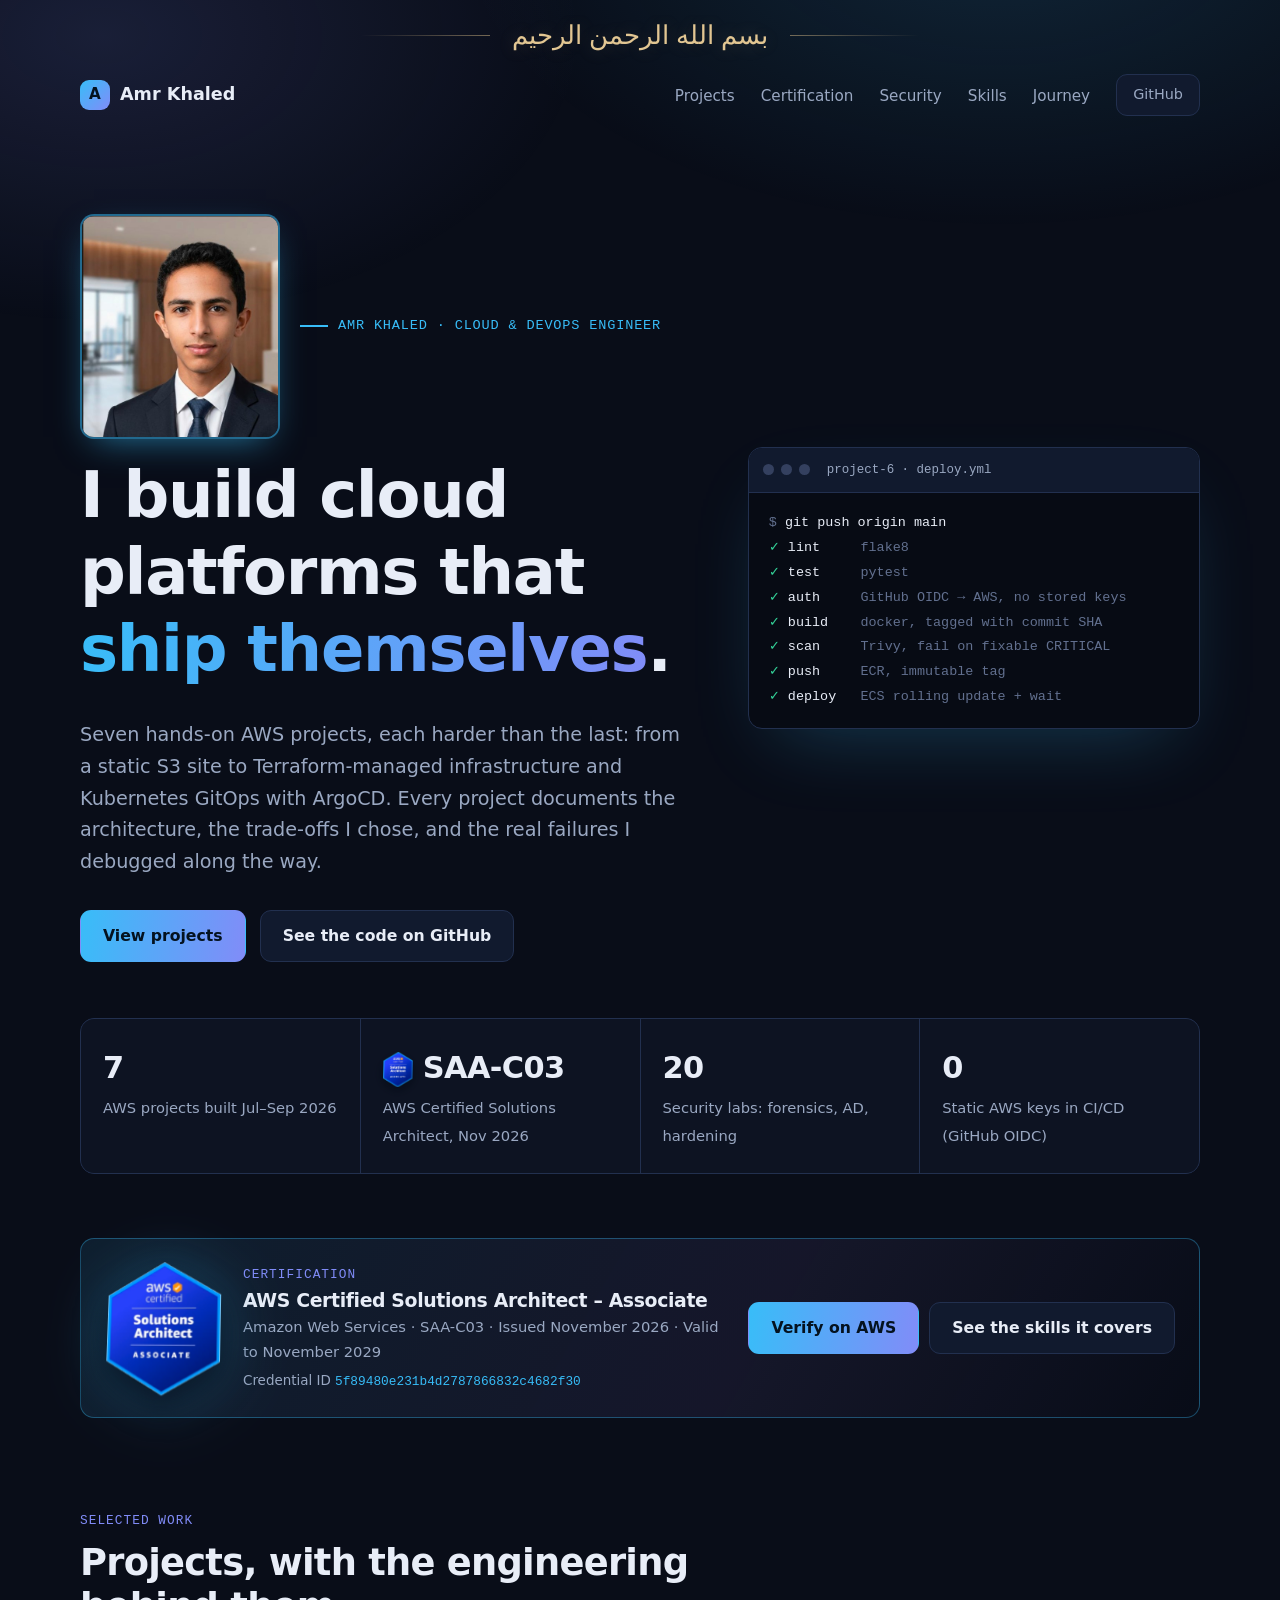
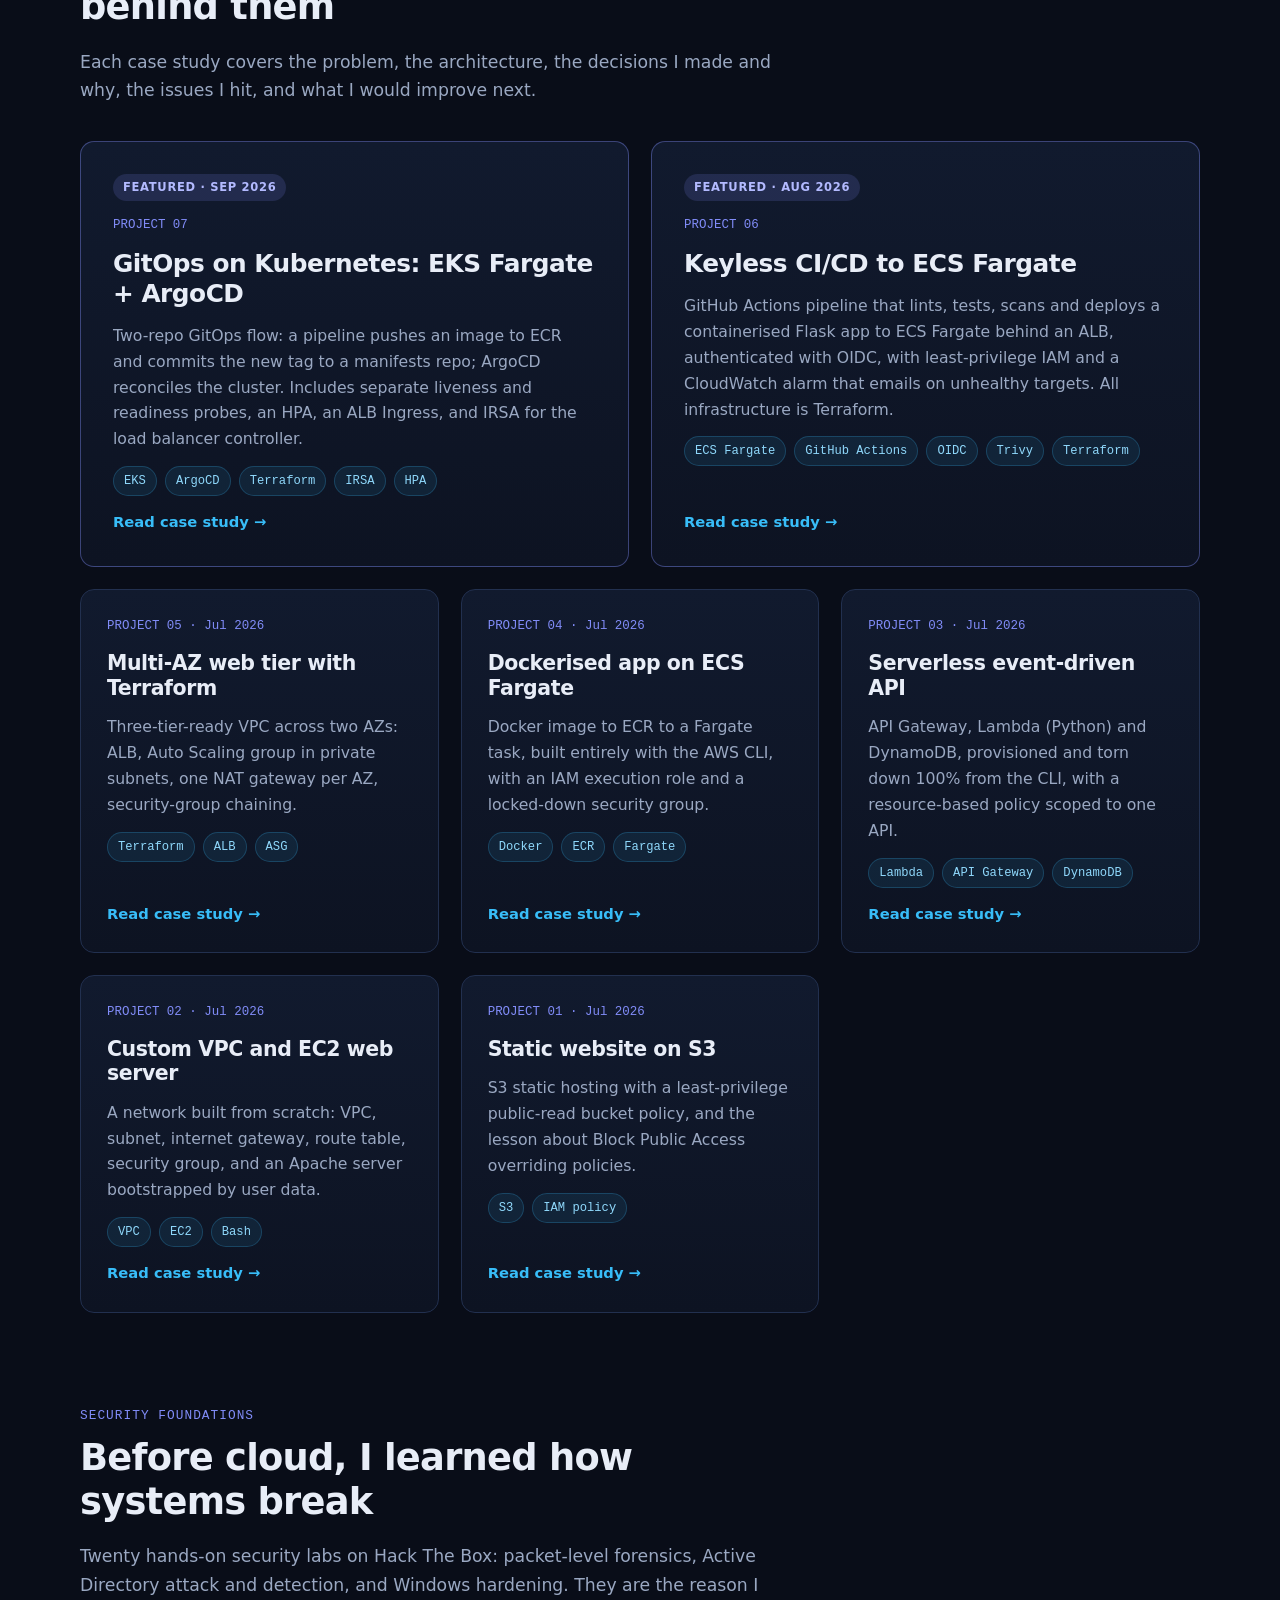
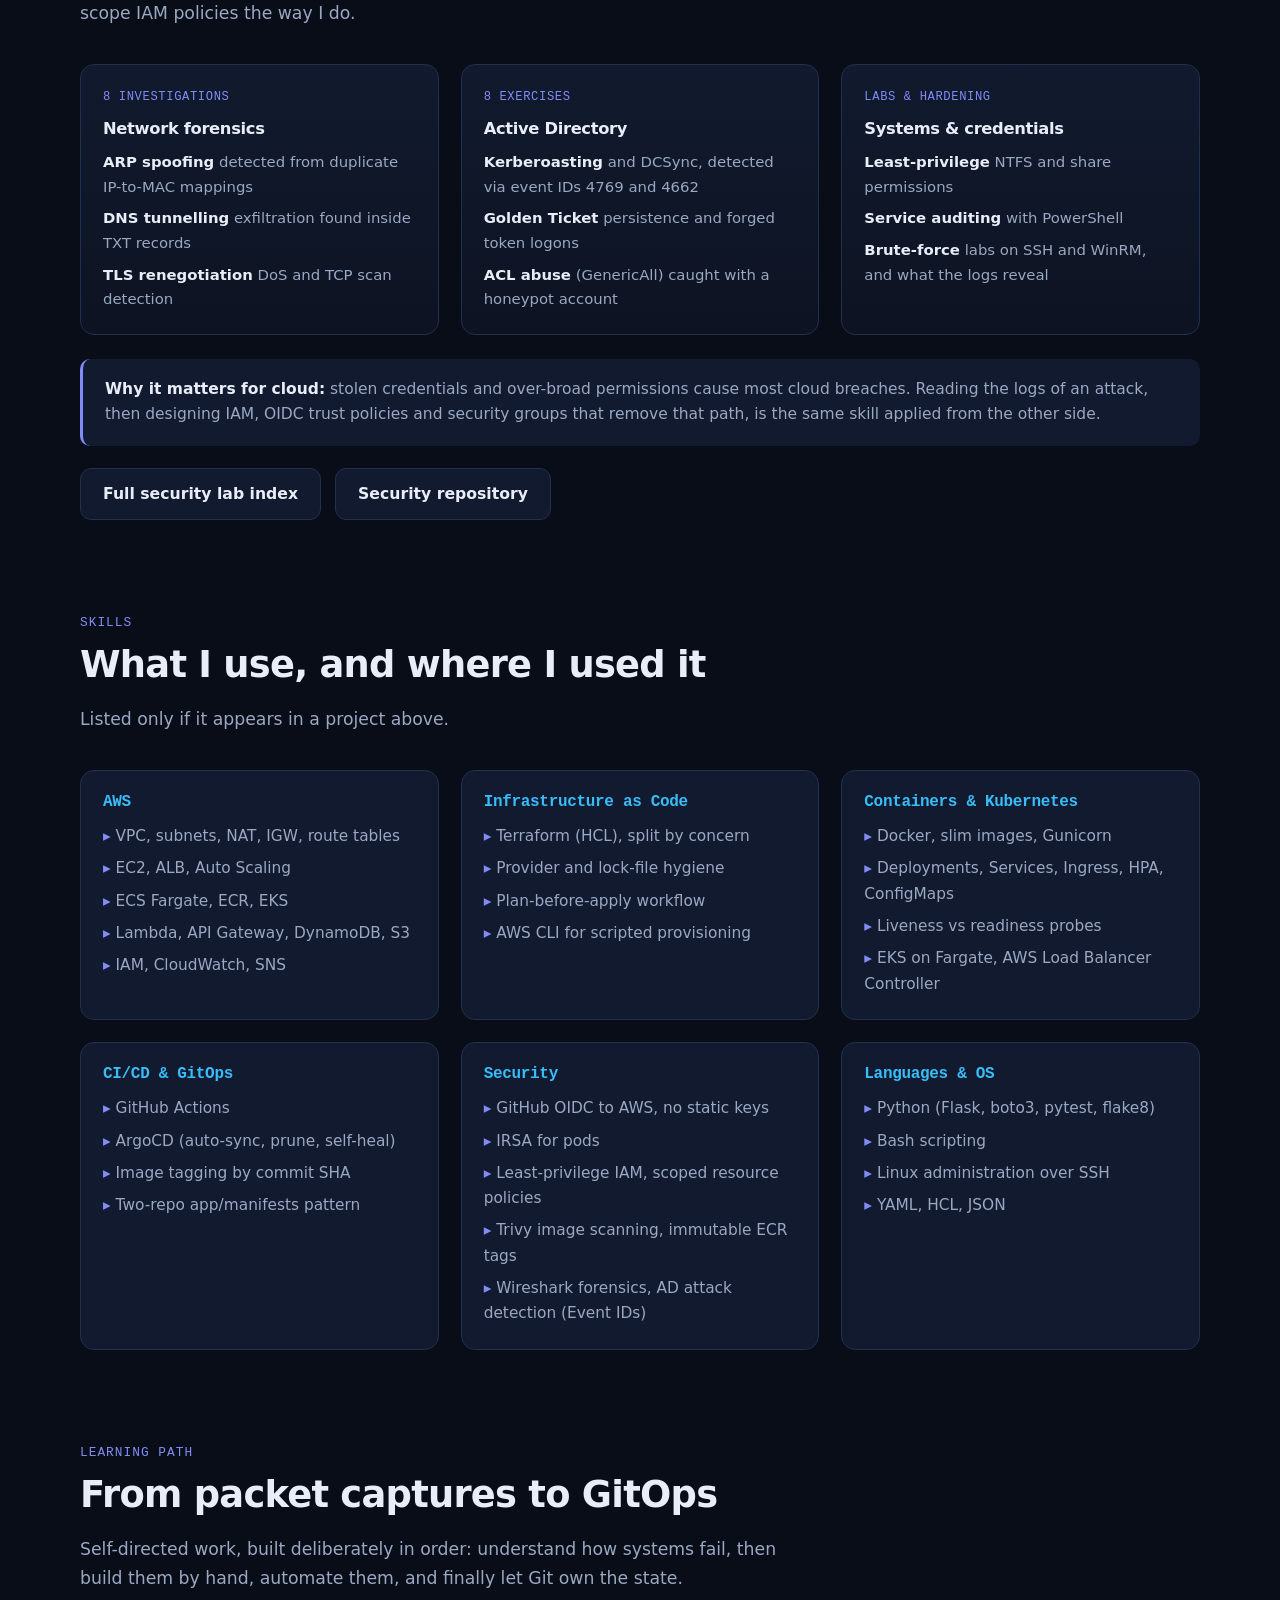
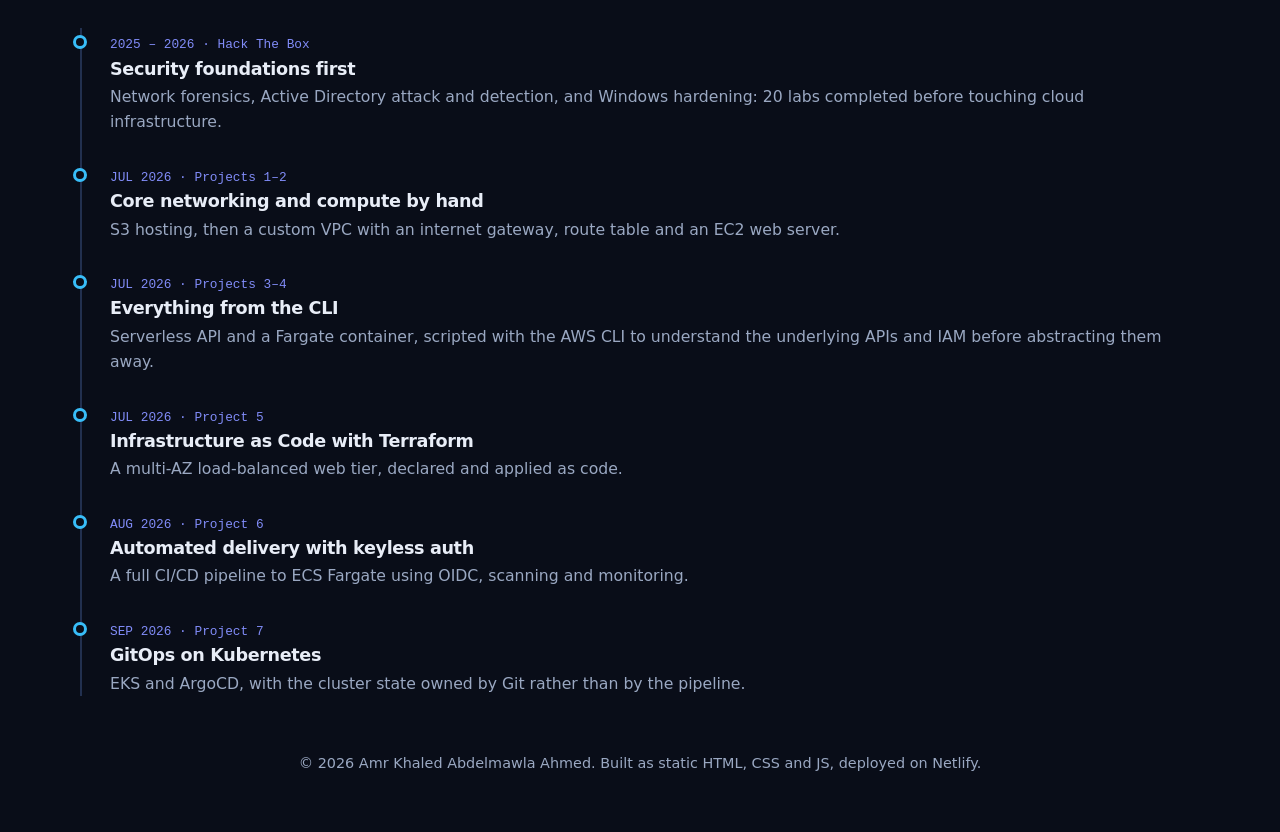
<file: index.html>
<!doctype html>
<html lang="en">
<head>
<meta charset="utf-8">
<meta name="viewport" content="width=device-width, initial-scale=1">
<link rel="canonical" href="https://amr-khaled11.netlify.app/">
<meta property="og:url" content="https://amr-khaled11.netlify.app/">
<meta property="og:site_name" content="Amr Khaled">
<meta property="og:image" content="https://amr-khaled11.netlify.app/assets/img/portrait.jpg">
<meta name="twitter:card" content="summary">
<title>Amr Khaled | Cloud &amp; DevOps Engineer: AWS, Terraform, Kubernetes, GitOps</title>
<meta name="description" content="Cloud and DevOps engineer portfolio. Seven hands-on AWS projects from S3 and VPC to Terraform, ECS Fargate and EKS with ArgoCD GitOps, with architecture, decisions and real debugging stories.">
<meta property="og:title" content="Amr Khaled | Cloud &amp; DevOps Engineer">
<meta property="og:description" content="Seven hands-on AWS projects: Terraform, ECS Fargate, EKS and ArgoCD GitOps, keyless CI/CD with OIDC.">
<meta property="og:type" content="website">
<meta name="theme-color" content="#090d18">
<link rel="icon" href="data:image/svg+xml,%3Csvg xmlns='http://www.w3.org/2000/svg' viewBox='0 0 32 32'%3E%3Crect width='32' height='32' rx='8' fill='%2338bdf8'/%3E%3Ctext x='16' y='22' font-size='18' font-family='Arial' font-weight='900' text-anchor='middle' fill='%2304121f'%3EA%3C/text%3E%3C/svg%3E">
<link rel="stylesheet" href="assets/css/style.css?v=7">
<script type="application/ld+json">{"@context":"https://schema.org","@type":"Person","name":"Amr Khaled Abdelmawla Ahmed","jobTitle":"Cloud & DevOps Engineer","url":"https://amr-khaled11.netlify.app/","image":"https://amr-khaled11.netlify.app/assets/img/portrait.jpg","hasCredential":{"@type":"EducationalOccupationalCredential","name":"AWS Certified Solutions Architect \u2013 Associate","image":"https://amr-khaled11.netlify.app/assets/img/aws-saa-badge.png","credentialCategory":"Certification","identifier":"5f89480e231b4d2787866832c4682f30","recognizedBy":{"@type":"Organization","name":"Amazon Web Services"},"validIn":{"@type":"AdministrativeArea","name":"Worldwide"}}}</script>
</head>
<body>
<div class="bismillah" lang="ar"><span>بسم الله الرحمن الرحيم</span></div>
<a class="skip" href="#main">Skip to content</a>

<header class="nav">
  <div class="container">
    <a class="brand" href="#top"><span class="logo">A</span> Amr Khaled</a>
    <button class="menu-btn" aria-expanded="false" aria-controls="nav-list">Menu</button>
    <nav aria-label="Primary">
      <ul id="nav-list">
        <li><a href="#work">Projects</a></li>
        <li><a href="#cert">Certification</a></li>
        <li><a href="#security">Security</a></li>
        <li><a href="#skills">Skills</a></li>
        <li><a href="#journey">Journey</a></li>
        <li><a class="btn small" href="https://github.com/officialhunter2007-netizen">GitHub</a></li>
      </ul>
    </nav>
  </div>
</header>

<main id="main">
<div id="top"></div>
<div class="container hero">
  <div class="hero-grid">
    <div>
      <div class="hero-id">
        <img class="avatar" src="assets/img/portrait.jpg?v=7" alt="Amr Khaled Abdelmawla Ahmed" width="200" height="225">
        <span class="eyebrow">Amr Khaled &middot; Cloud &amp; DevOps Engineer</span>
      </div>
      <h1>I build cloud platforms that <span class="grad">ship themselves</span>.</h1>
      <p class="lead">Seven hands-on AWS projects, each harder than the last: from a static S3 site to Terraform-managed infrastructure and Kubernetes GitOps with ArgoCD. Every project documents the architecture, the trade-offs I chose, and the real failures I debugged along the way.</p>
      <div class="cta">
        <a class="btn primary" href="#work">View projects</a>
        <a class="btn" href="https://github.com/officialhunter2007-netizen">See the code on GitHub</a>
      </div>
    </div>
    <div class="terminal reveal" aria-label="Example CI/CD pipeline output from Project 6">
      <div class="bar"><i></i><i></i><i></i><span>project-6 · deploy.yml</span></div>
<pre><span class="dim">$</span> git push origin main
<span class="ok">✓</span> lint     <span class="dim">flake8</span>
<span class="ok">✓</span> test     <span class="dim">pytest</span>
<span class="ok">✓</span> auth     <span class="dim">GitHub OIDC → AWS, no stored keys</span>
<span class="ok">✓</span> build    <span class="dim">docker, tagged with commit SHA</span>
<span class="ok">✓</span> scan     <span class="dim">Trivy, fail on fixable CRITICAL</span>
<span class="ok">✓</span> push     <span class="dim">ECR, immutable tag</span>
<span class="ok">✓</span> deploy   <span class="dim">ECS rolling update + wait</span></pre>
    </div>
  </div>

  <div class="stats reveal" role="list">
    <div class="stat" role="listitem"><b>7</b><span>AWS projects built Jul–Sep 2026</span></div>
    <div class="stat" role="listitem"><b><img class="stat-badge" src="assets/img/aws-saa-badge.png?v=7" alt="" width="30" height="35" loading="lazy">SAA-C03</b><span>AWS Certified Solutions Architect, Nov 2026</span></div>
    <div class="stat" role="listitem"><b>20</b><span>Security labs: forensics, AD, hardening</span></div>
    <div class="stat" role="listitem"><b>0</b><span>Static AWS keys in CI/CD (GitHub OIDC)</span></div>
  </div>
</div>

<section id="cert" class="container cert-band">
  <div class="cert reveal">
    <div class="cert-badge"><img src="assets/img/aws-saa-badge.png?v=7" alt="AWS Certified Solutions Architect – Associate badge" width="116" height="134" loading="lazy"></div>
    <div class="cert-body">
      <span class="kicker">Certification</span>
      <h2>AWS Certified Solutions Architect &ndash; Associate</h2>
      <p class="cert-meta">Amazon Web Services &middot; SAA-C03 &middot; Issued November 2026 &middot; Valid to November 2029</p>
      <p class="cert-id">Credential ID <code>5f89480e231b4d2787866832c4682f30</code></p>
    </div>
    <div class="cert-actions">
      <a class="btn primary" href="https://aws.amazon.com/verification" target="_blank" rel="noopener">Verify on AWS</a>
      <a class="btn" href="#skills">See the skills it covers</a>
    </div>
  </div>
</section>

<section id="work" class="container">
  <div class="sec-head reveal">
    <span class="kicker">Selected work</span>
    <h2>Projects, with the engineering behind them</h2>
    <p>Each case study covers the problem, the architecture, the decisions I made and why, the issues I hit, and what I would improve next.</p>
  </div>

  <div class="grid two">
    <a class="card featured reveal" href="projects/project-7.html">
      <span class="badge">Featured · Sep 2026</span>
      <span class="num">PROJECT 07</span>
      <h3>GitOps on Kubernetes: EKS Fargate + ArgoCD</h3>
      <p>Two-repo GitOps flow: a pipeline pushes an image to ECR and commits the new tag to a manifests repo; ArgoCD reconciles the cluster. Includes separate liveness and readiness probes, an HPA, an ALB Ingress, and IRSA for the load balancer controller.</p>
      <ul class="tags"><li class="tag">EKS</li><li class="tag">ArgoCD</li><li class="tag">Terraform</li><li class="tag">IRSA</li><li class="tag">HPA</li></ul>
      <span class="more">Read case study →</span>
    </a>
    <a class="card featured reveal" href="projects/project-6.html">
      <span class="badge">Featured · Aug 2026</span>
      <span class="num">PROJECT 06</span>
      <h3>Keyless CI/CD to ECS Fargate</h3>
      <p>GitHub Actions pipeline that lints, tests, scans and deploys a containerised Flask app to ECS Fargate behind an ALB, authenticated with OIDC, with least-privilege IAM and a CloudWatch alarm that emails on unhealthy targets. All infrastructure is Terraform.</p>
      <ul class="tags"><li class="tag">ECS Fargate</li><li class="tag">GitHub Actions</li><li class="tag">OIDC</li><li class="tag">Trivy</li><li class="tag">Terraform</li></ul>
      <span class="more">Read case study →</span>
    </a>
  </div>

  <div class="grid three" style="margin-top:22px">
    <a class="card reveal" href="projects/project-5.html">
      <span class="num">PROJECT 05 · Jul 2026</span>
      <h3>Multi-AZ web tier with Terraform</h3>
      <p>Three-tier-ready VPC across two AZs: ALB, Auto Scaling group in private subnets, one NAT gateway per AZ, security-group chaining.</p>
      <ul class="tags"><li class="tag">Terraform</li><li class="tag">ALB</li><li class="tag">ASG</li></ul>
      <span class="more">Read case study →</span>
    </a>
    <a class="card reveal" href="projects/project-4.html">
      <span class="num">PROJECT 04 · Jul 2026</span>
      <h3>Dockerised app on ECS Fargate</h3>
      <p>Docker image to ECR to a Fargate task, built entirely with the AWS CLI, with an IAM execution role and a locked-down security group.</p>
      <ul class="tags"><li class="tag">Docker</li><li class="tag">ECR</li><li class="tag">Fargate</li></ul>
      <span class="more">Read case study →</span>
    </a>
    <a class="card reveal" href="projects/project-3.html">
      <span class="num">PROJECT 03 · Jul 2026</span>
      <h3>Serverless event-driven API</h3>
      <p>API Gateway, Lambda (Python) and DynamoDB, provisioned and torn down 100% from the CLI, with a resource-based policy scoped to one API.</p>
      <ul class="tags"><li class="tag">Lambda</li><li class="tag">API Gateway</li><li class="tag">DynamoDB</li></ul>
      <span class="more">Read case study →</span>
    </a>
    <a class="card reveal" href="projects/project-2.html">
      <span class="num">PROJECT 02 · Jul 2026</span>
      <h3>Custom VPC and EC2 web server</h3>
      <p>A network built from scratch: VPC, subnet, internet gateway, route table, security group, and an Apache server bootstrapped by user data.</p>
      <ul class="tags"><li class="tag">VPC</li><li class="tag">EC2</li><li class="tag">Bash</li></ul>
      <span class="more">Read case study →</span>
    </a>
    <a class="card reveal" href="projects/project-1.html">
      <span class="num">PROJECT 01 · Jul 2026</span>
      <h3>Static website on S3</h3>
      <p>S3 static hosting with a least-privilege public-read bucket policy, and the lesson about Block Public Access overriding policies.</p>
      <ul class="tags"><li class="tag">S3</li><li class="tag">IAM policy</li></ul>
      <span class="more">Read case study →</span>
    </a>
  </div>
</section>

<section id="security" class="container">
  <div class="sec-head reveal">
    <span class="kicker">Security foundations</span>
    <h2>Before cloud, I learned how systems break</h2>
    <p>Twenty hands-on security labs on Hack The Box: packet-level forensics, Active Directory attack and detection, and Windows hardening. They are the reason I scope IAM policies the way I do.</p>
  </div>
  <div class="grid three">
    <div class="lab-card reveal">
      <span class="count">8 investigations</span>
      <h3>Network forensics</h3>
      <ul>
        <li><b>ARP spoofing</b> detected from duplicate IP-to-MAC mappings</li>
        <li><b>DNS tunnelling</b> exfiltration found inside TXT records</li>
        <li><b>TLS renegotiation</b> DoS and TCP scan detection</li>
      </ul>
    </div>
    <div class="lab-card reveal">
      <span class="count">8 exercises</span>
      <h3>Active Directory</h3>
      <ul>
        <li><b>Kerberoasting</b> and DCSync, detected via event IDs 4769 and 4662</li>
        <li><b>Golden Ticket</b> persistence and forged token logons</li>
        <li><b>ACL abuse</b> (GenericAll) caught with a honeypot account</li>
      </ul>
    </div>
    <div class="lab-card reveal">
      <span class="count">Labs &amp; hardening</span>
      <h3>Systems &amp; credentials</h3>
      <ul>
        <li><b>Least-privilege</b> NTFS and share permissions</li>
        <li><b>Service auditing</b> with PowerShell</li>
        <li><b>Brute-force</b> labs on SSH and WinRM, and what the logs reveal</li>
      </ul>
    </div>
  </div>
  <div class="why reveal">
    <b>Why it matters for cloud:</b> stolen credentials and over-broad permissions cause most cloud breaches. Reading the logs of an attack, then designing IAM, OIDC trust policies and security groups that remove that path, is the same skill applied from the other side.
  </div>
  <div class="cta reveal" style="margin-top:22px">
    <a class="btn" href="security.html">Full security lab index</a>
    <a class="btn" href="https://github.com/officialhunter2007-netizen/Amr999">Security repository</a>
  </div>
</section>

<section id="skills" class="container">
  <div class="sec-head reveal">
    <span class="kicker">Skills</span>
    <h2>What I use, and where I used it</h2>
    <p>Listed only if it appears in a project above.</p>
  </div>
  <div class="grid three">
    <div class="skill reveal"><h3>AWS</h3><ul><li>VPC, subnets, NAT, IGW, route tables</li><li>EC2, ALB, Auto Scaling</li><li>ECS Fargate, ECR, EKS</li><li>Lambda, API Gateway, DynamoDB, S3</li><li>IAM, CloudWatch, SNS</li></ul></div>
    <div class="skill reveal"><h3>Infrastructure as Code</h3><ul><li>Terraform (HCL), split by concern</li><li>Provider and lock-file hygiene</li><li>Plan-before-apply workflow</li><li>AWS CLI for scripted provisioning</li></ul></div>
    <div class="skill reveal"><h3>Containers &amp; Kubernetes</h3><ul><li>Docker, slim images, Gunicorn</li><li>Deployments, Services, Ingress, HPA, ConfigMaps</li><li>Liveness vs readiness probes</li><li>EKS on Fargate, AWS Load Balancer Controller</li></ul></div>
    <div class="skill reveal"><h3>CI/CD &amp; GitOps</h3><ul><li>GitHub Actions</li><li>ArgoCD (auto-sync, prune, self-heal)</li><li>Image tagging by commit SHA</li><li>Two-repo app/manifests pattern</li></ul></div>
    <div class="skill reveal"><h3>Security</h3><ul><li>GitHub OIDC to AWS, no static keys</li><li>IRSA for pods</li><li>Least-privilege IAM, scoped resource policies</li><li>Trivy image scanning, immutable ECR tags</li><li>Wireshark forensics, AD attack detection (Event IDs)</li></ul></div>
    <div class="skill reveal"><h3>Languages &amp; OS</h3><ul><li>Python (Flask, boto3, pytest, flake8)</li><li>Bash scripting</li><li>Linux administration over SSH</li><li>YAML, HCL, JSON</li></ul></div>
  </div>
</section>

<section id="journey" class="container">
  <div class="sec-head reveal">
    <span class="kicker">Learning path</span>
    <h2>From packet captures to GitOps</h2>
    <p>Self-directed work, built deliberately in order: understand how systems fail, then build them by hand, automate them, and finally let Git own the state.</p>
  </div>
  <ol class="timeline">
        <li class="reveal"><time>2025 – 2026 · Hack The Box</time><h3>Security foundations first</h3><p>Network forensics, Active Directory attack and detection, and Windows hardening: 20 labs completed before touching cloud infrastructure.</p></li>
    <li class="reveal"><time>JUL 2026 · Projects 1–2</time><h3>Core networking and compute by hand</h3><p>S3 hosting, then a custom VPC with an internet gateway, route table and an EC2 web server.</p></li>
    <li class="reveal"><time>JUL 2026 · Projects 3–4</time><h3>Everything from the CLI</h3><p>Serverless API and a Fargate container, scripted with the AWS CLI to understand the underlying APIs and IAM before abstracting them away.</p></li>
    <li class="reveal"><time>JUL 2026 · Project 5</time><h3>Infrastructure as Code with Terraform</h3><p>A multi-AZ load-balanced web tier, declared and applied as code.</p></li>
    <li class="reveal"><time>AUG 2026 · Project 6</time><h3>Automated delivery with keyless auth</h3><p>A full CI/CD pipeline to ECS Fargate using OIDC, scanning and monitoring.</p></li>
    <li class="reveal"><time>SEP 2026 · Project 7</time><h3>GitOps on Kubernetes</h3><p>EKS and ArgoCD, with the cluster state owned by Git rather than by the pipeline.</p></li>
  </ol>
</section>

</main>

<footer class="container">© <span id="year">2026</span> Amr Khaled Abdelmawla Ahmed. Built as static HTML, CSS and JS, deployed on Netlify.</footer>
<script src="assets/js/main.js?v=7"></script>
</body>
</html>
</file>
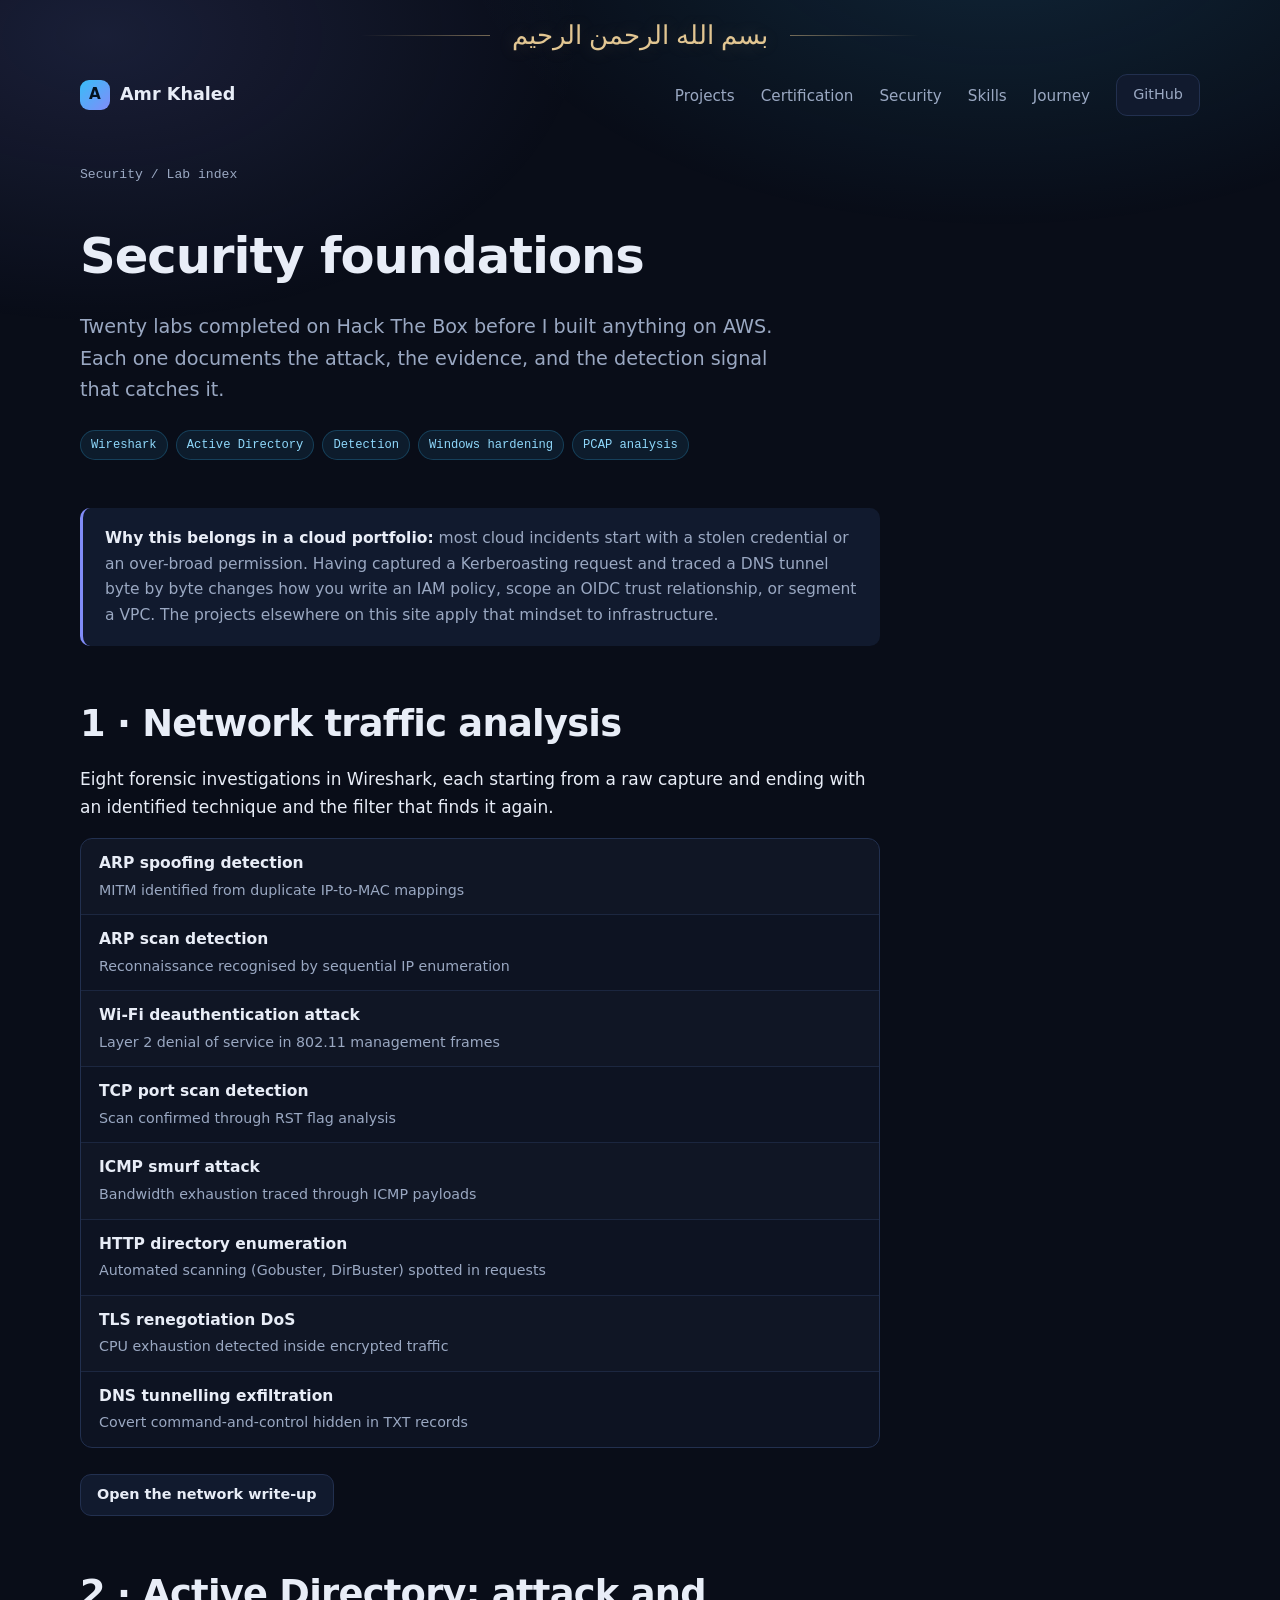
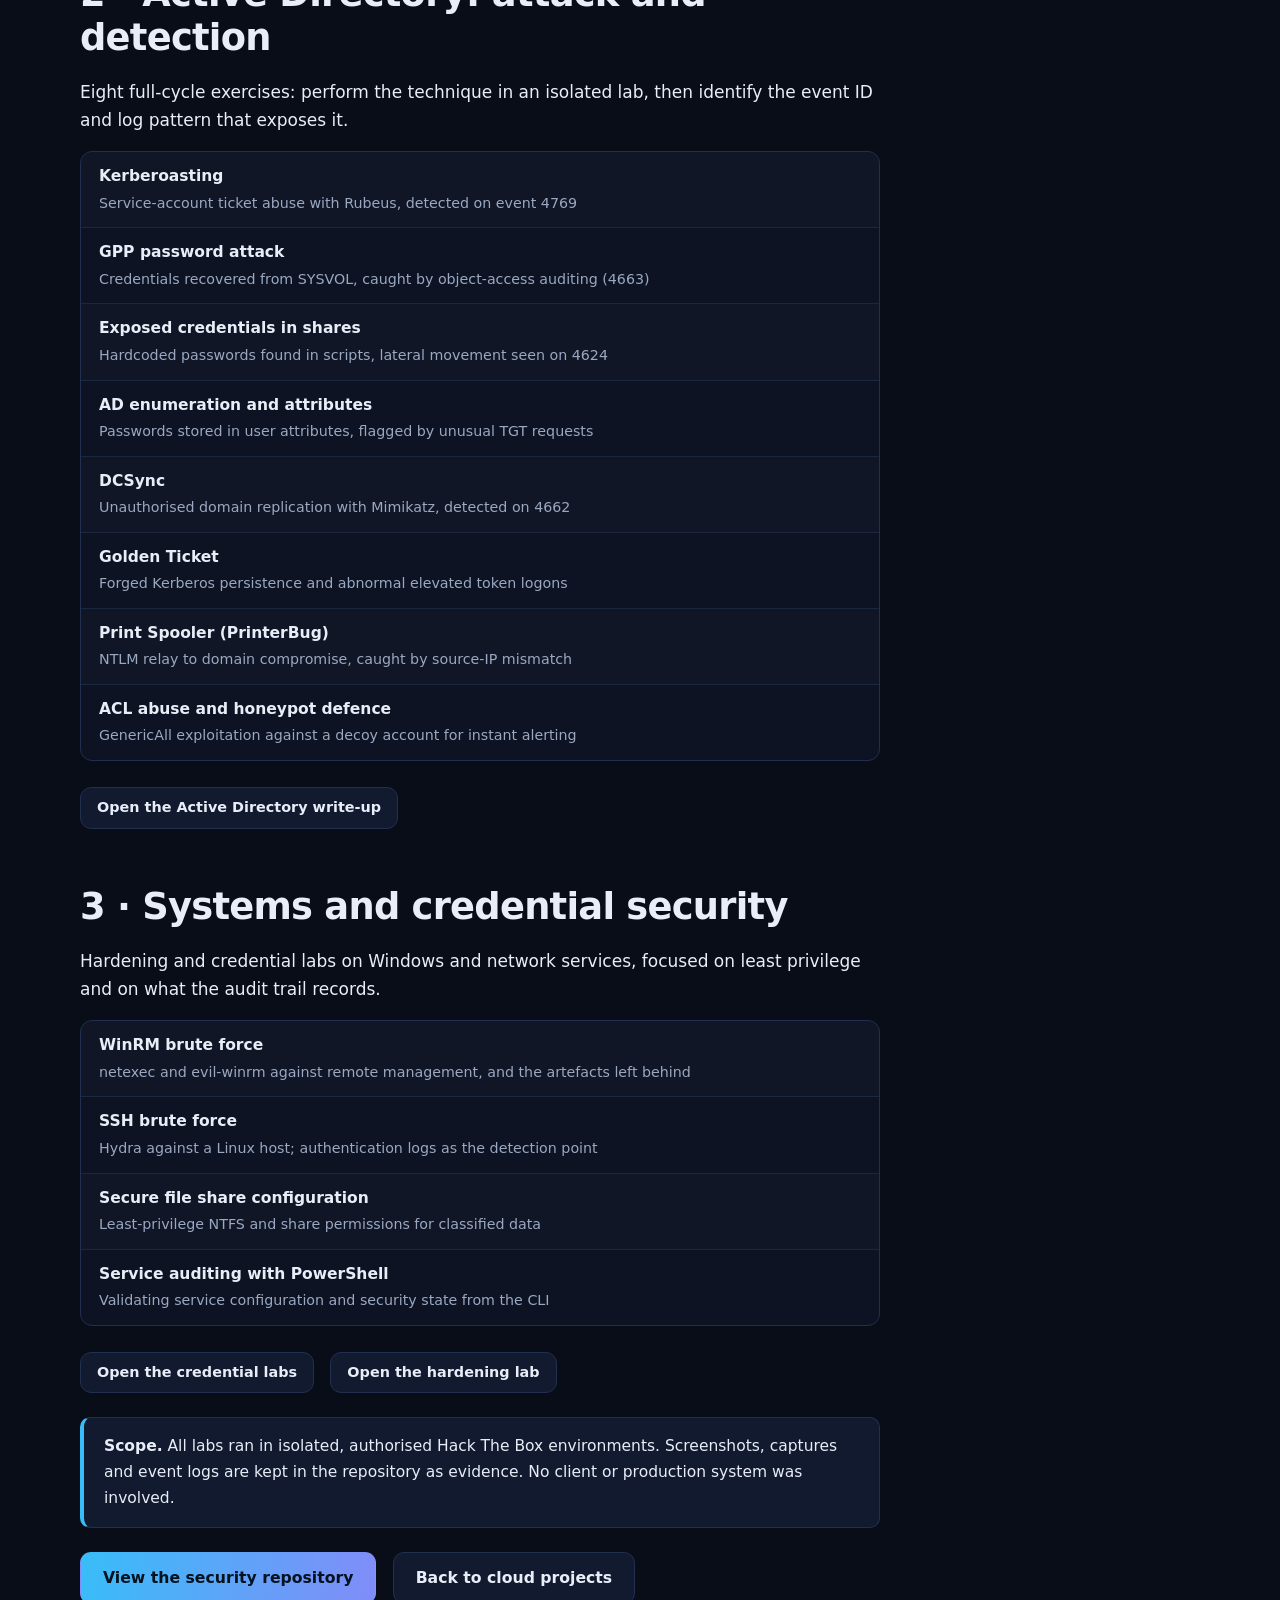
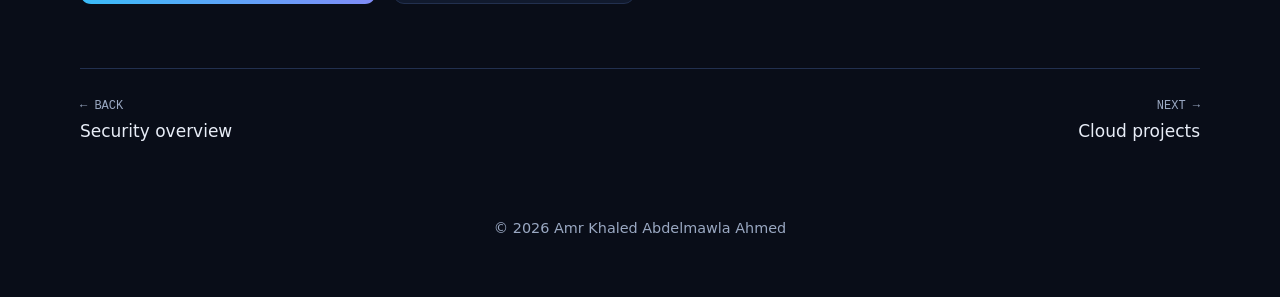
<file: security.html>
<!doctype html>
<html lang="en">
<head>
<meta charset="utf-8">
<meta name="viewport" content="width=device-width, initial-scale=1">
<link rel="canonical" href="https://amr-khaled11.netlify.app/security.html">
<meta property="og:url" content="https://amr-khaled11.netlify.app/security.html">
<meta property="og:site_name" content="Amr Khaled">
<meta property="og:image" content="https://amr-khaled11.netlify.app/assets/img/portrait.jpg">
<meta name="twitter:card" content="summary">
<title>Security Foundations: Forensics, Active Directory and Hardening | Amr Khaled</title>
<meta name="description" content="Twenty hands-on security labs: Wireshark network forensics, Active Directory attack and detection with event IDs, Windows hardening and credential labs.">
<meta property="og:title" content="Security Foundations: Forensics, Active Directory and Hardening">
<meta property="og:type" content="article">
<meta name="theme-color" content="#090d18">
<link rel="stylesheet" href="assets/css/style.css?v=7">
</head>
<body>
<div class="bismillah" lang="ar"><span>بسم الله الرحمن الرحيم</span></div>
<a class="skip" href="#main">Skip to content</a>
<header class="nav">
  <div class="container">
    <a class="brand" href="index.html"><span class="logo">A</span> Amr Khaled</a>
    <button class="menu-btn" aria-expanded="false" aria-controls="nav-list">Menu</button>
    <nav aria-label="Primary">
      <ul id="nav-list">
        <li><a href="#work">Projects</a></li>
        <li><a href="#cert">Certification</a></li>
        <li><a href="#security">Security</a></li>
        <li><a href="#skills">Skills</a></li>
        <li><a href="#journey">Journey</a></li>
        <li><a class="btn small" href="https://github.com/officialhunter2007-netizen">GitHub</a></li>
      </ul>
    </nav>
  </div>
</header>

<main id="main" class="page container">
  <p class="crumbs"><a href="#security">Security</a> / Lab index</p>
  <div class="page-hero">
    <h1>Security foundations</h1>
    <p class="lead">Twenty labs completed on Hack The Box before I built anything on AWS. Each one documents the attack, the evidence, and the detection signal that catches it.</p>
    <ul class="tags"><li class="tag">Wireshark</li><li class="tag">Active Directory</li><li class="tag">Detection</li><li class="tag">Windows hardening</li><li class="tag">PCAP analysis</li></ul>
  </div>

  <div class="prose">
    <div class="why">
      <b>Why this belongs in a cloud portfolio:</b> most cloud incidents start with a stolen credential or an over-broad permission. Having captured a Kerberoasting request and traced a DNS tunnel byte by byte changes how you write an IAM policy, scope an OIDC trust relationship, or segment a VPC. The projects elsewhere on this site apply that mindset to infrastructure.
    </div>

    <h2>1 · Network traffic analysis</h2>
    <p>Eight forensic investigations in Wireshark, each starting from a raw capture and ending with an identified technique and the filter that finds it again.</p>
    <div class="labs">
      <div class="row"><div><b>ARP spoofing detection</b><span>MITM identified from duplicate IP-to-MAC mappings</span></div></div>
      <div class="row"><div><b>ARP scan detection</b><span>Reconnaissance recognised by sequential IP enumeration</span></div></div>
      <div class="row"><div><b>Wi-Fi deauthentication attack</b><span>Layer 2 denial of service in 802.11 management frames</span></div></div>
      <div class="row"><div><b>TCP port scan detection</b><span>Scan confirmed through RST flag analysis</span></div></div>
      <div class="row"><div><b>ICMP smurf attack</b><span>Bandwidth exhaustion traced through ICMP payloads</span></div></div>
      <div class="row"><div><b>HTTP directory enumeration</b><span>Automated scanning (Gobuster, DirBuster) spotted in requests</span></div></div>
      <div class="row"><div><b>TLS renegotiation DoS</b><span>CPU exhaustion detected inside encrypted traffic</span></div></div>
      <div class="row"><div><b>DNS tunnelling exfiltration</b><span>Covert command-and-control hidden in TXT records</span></div></div>
    </div>
    <p><a class="btn small" href="https://github.com/officialhunter2007-netizen/Amr999/blob/main/Hack%20The%20Box/Exercises/Network%20traffic%20Analysis.md">Open the network write-up</a></p>

    <h2>2 · Active Directory: attack and detection</h2>
    <p>Eight full-cycle exercises: perform the technique in an isolated lab, then identify the event ID and log pattern that exposes it.</p>
    <div class="labs">
      <div class="row"><div><b>Kerberoasting</b><span>Service-account ticket abuse with Rubeus, detected on event 4769</span></div></div>
      <div class="row"><div><b>GPP password attack</b><span>Credentials recovered from SYSVOL, caught by object-access auditing (4663)</span></div></div>
      <div class="row"><div><b>Exposed credentials in shares</b><span>Hardcoded passwords found in scripts, lateral movement seen on 4624</span></div></div>
      <div class="row"><div><b>AD enumeration and attributes</b><span>Passwords stored in user attributes, flagged by unusual TGT requests</span></div></div>
      <div class="row"><div><b>DCSync</b><span>Unauthorised domain replication with Mimikatz, detected on 4662</span></div></div>
      <div class="row"><div><b>Golden Ticket</b><span>Forged Kerberos persistence and abnormal elevated token logons</span></div></div>
      <div class="row"><div><b>Print Spooler (PrinterBug)</b><span>NTLM relay to domain compromise, caught by source-IP mismatch</span></div></div>
      <div class="row"><div><b>ACL abuse and honeypot defence</b><span>GenericAll exploitation against a decoy account for instant alerting</span></div></div>
    </div>
    <p><a class="btn small" href="https://github.com/officialhunter2007-netizen/Amr999/blob/main/Hack%20The%20Box/Exercises/Offensive%20defensive%20exercises.md">Open the Active Directory write-up</a></p>

    <h2>3 · Systems and credential security</h2>
    <p>Hardening and credential labs on Windows and network services, focused on least privilege and on what the audit trail records.</p>
    <div class="labs">
      <div class="row"><div><b>WinRM brute force</b><span>netexec and evil-winrm against remote management, and the artefacts left behind</span></div></div>
      <div class="row"><div><b>SSH brute force</b><span>Hydra against a Linux host; authentication logs as the detection point</span></div></div>
      <div class="row"><div><b>Secure file share configuration</b><span>Least-privilege NTFS and share permissions for classified data</span></div></div>
      <div class="row"><div><b>Service auditing with PowerShell</b><span>Validating service configuration and security state from the CLI</span></div></div>
    </div>
    <p><a class="btn small" href="https://github.com/officialhunter2007-netizen/Amr999/blob/main/Hack%20The%20Box/Password%20Attacks%20Module/Network%20Services%20Laps.md">Open the credential labs</a> &nbsp; <a class="btn small" href="https://github.com/officialhunter2007-netizen/Amr999/blob/main/Hack%20The%20Box/Windows%20Fundamentals%20Module/windows%20fundamentals%20Lap.md">Open the hardening lab</a></p>

    <div class="callout">
      <b>Scope.</b> All labs ran in isolated, authorised Hack The Box environments. Screenshots, captures and event logs are kept in the repository as evidence. No client or production system was involved.
    </div>

    <p><a class="btn primary" href="https://github.com/officialhunter2007-netizen/Amr999">View the security repository</a> &nbsp; <a class="btn" href="#work">Back to cloud projects</a></p>
  </div>

  <nav class="pager" aria-label="Navigation">
    <a href="#security"><small>← BACK</small>Security overview</a>
    <a href="#work" style="text-align:right"><small>NEXT →</small>Cloud projects</a>
  </nav>
</main>

<footer class="container">© <span id="year">2026</span> Amr Khaled Abdelmawla Ahmed</footer>
<script src="assets/js/main.js?v=7"></script>
</body>
</html>
</file>
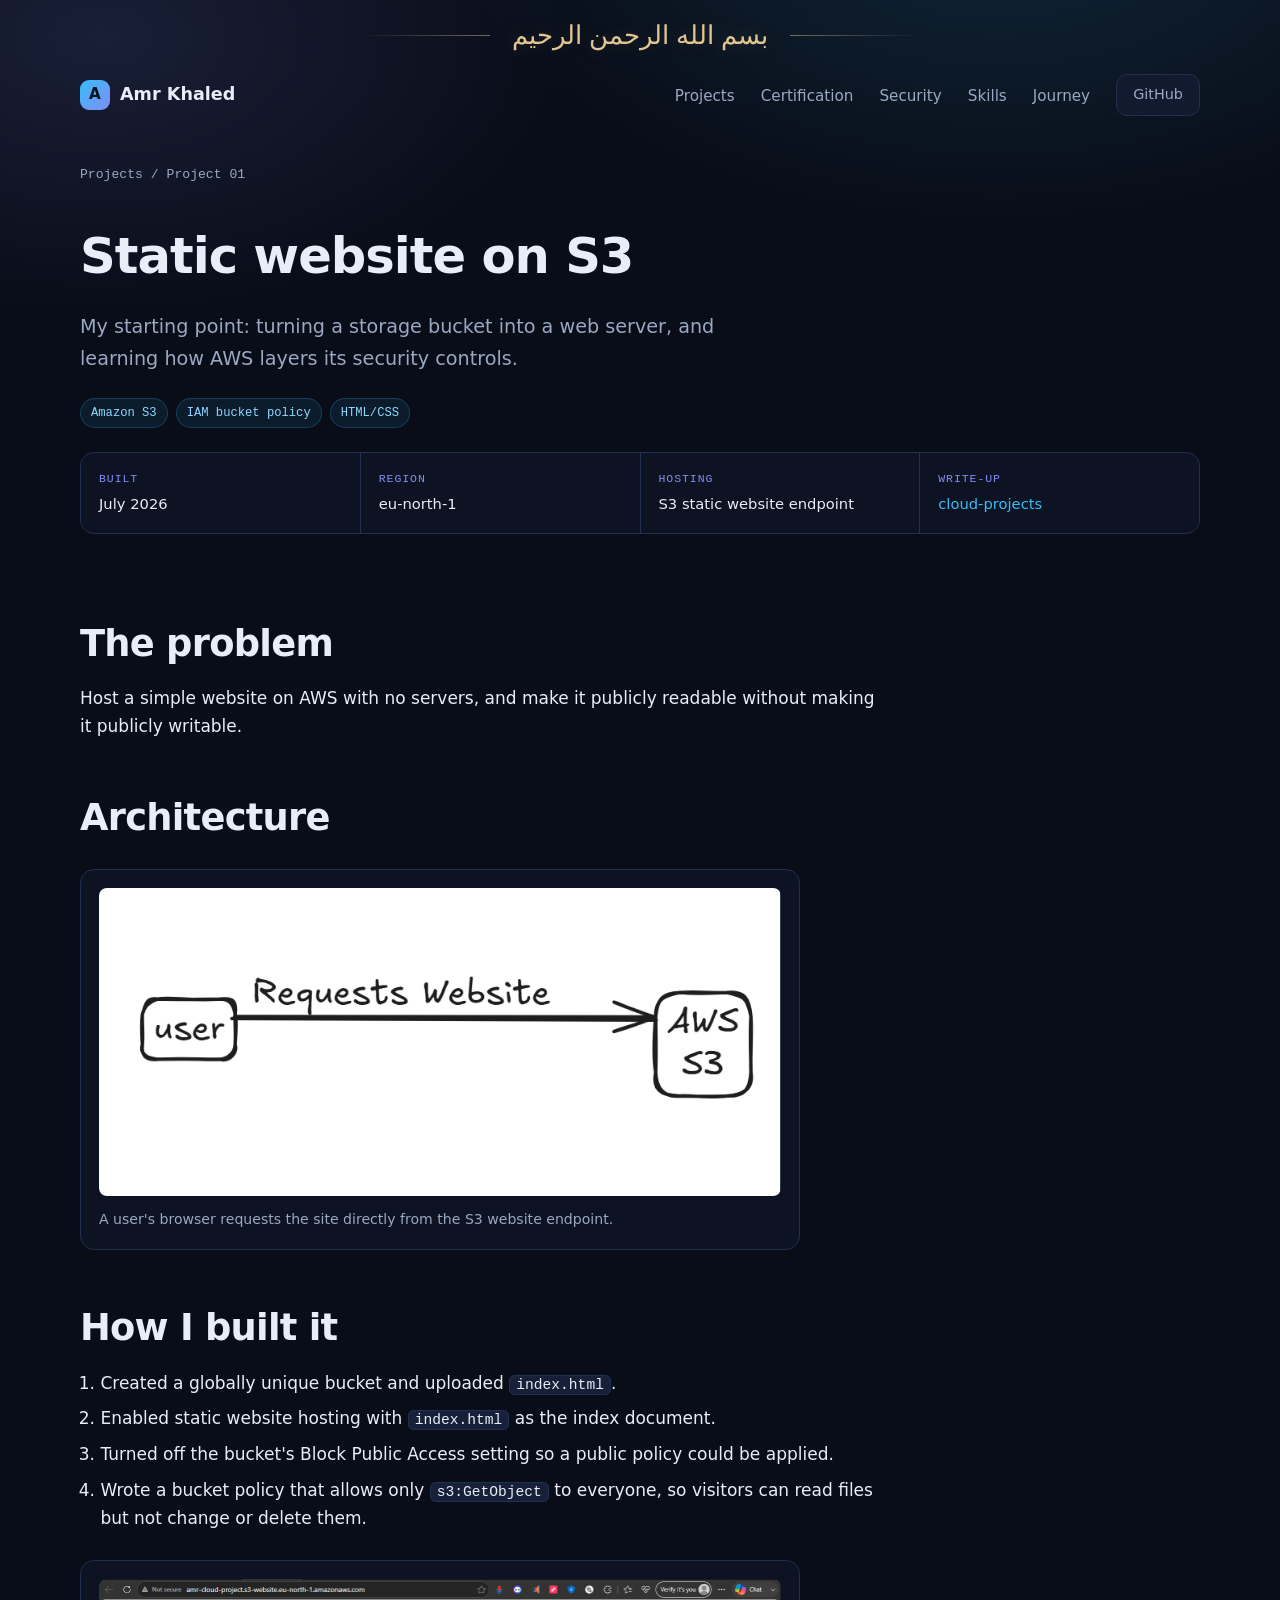
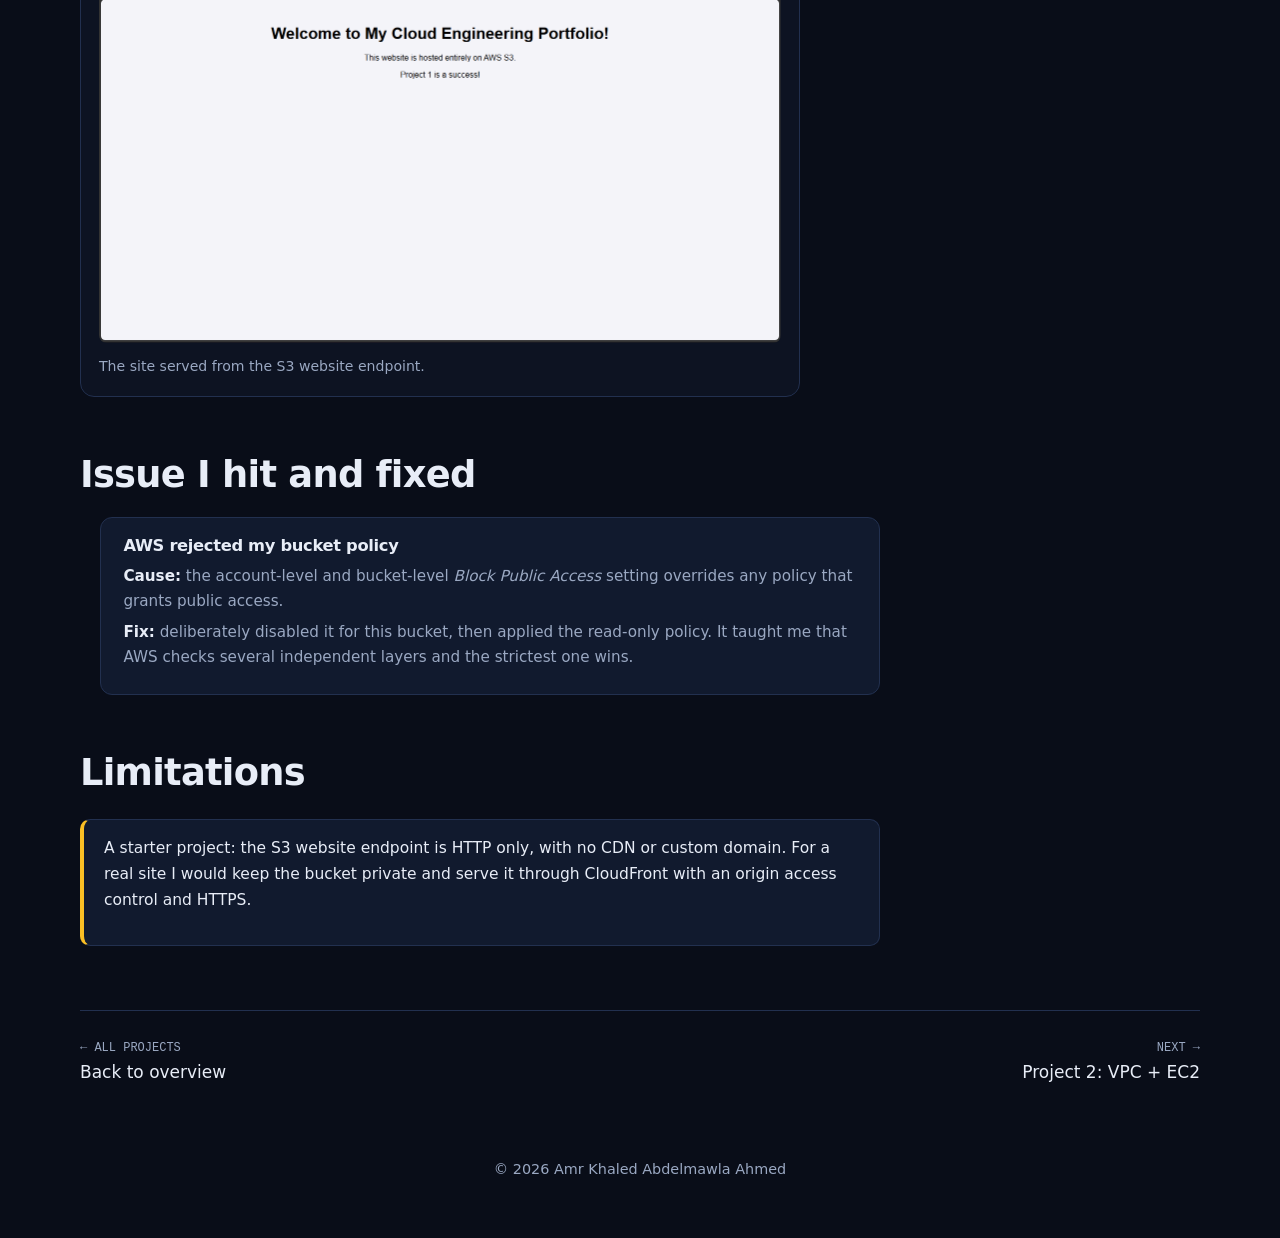
<file: projects/project-1.html>
<!doctype html>
<html lang="en">
<head>
<meta charset="utf-8">
<meta name="viewport" content="width=device-width, initial-scale=1">
<link rel="canonical" href="https://amr-khaled11.netlify.app/projects/project-1.html">
<meta property="og:url" content="https://amr-khaled11.netlify.app/projects/project-1.html">
<meta property="og:site_name" content="Amr Khaled">
<meta property="og:image" content="https://amr-khaled11.netlify.app/assets/img/portrait.jpg">
<meta name="twitter:card" content="summary">
<title>Project 1: Static Website on Amazon S3 | Amr</title>
<meta name="description" content="Case study: hosting a static website on Amazon S3 with a least-privilege public-read bucket policy, and why Block Public Access overrides bucket policies.">
<meta property="og:title" content="Project 1: Static Website on Amazon S3">
<meta property="og:type" content="article">
<meta name="theme-color" content="#090d18">
<link rel="stylesheet" href="../assets/css/style.css?v=7">
</head>
<body>
<div class="bismillah" lang="ar"><span>بسم الله الرحمن الرحيم</span></div>
<a class="skip" href="#main">Skip to content</a>
<header class="nav">
  <div class="container">
    <a class="brand" href="../index.html"><span class="logo">A</span> Amr Khaled</a>
    <button class="menu-btn" aria-expanded="false" aria-controls="nav-list">Menu</button>
    <nav aria-label="Primary">
      <ul id="nav-list">
        <li><a href="../index.html#work">Projects</a></li>
        <li><a href="../index.html#cert">Certification</a></li>
        <li><a href="../index.html#security">Security</a></li>
        <li><a href="../index.html#skills">Skills</a></li>
        <li><a href="../index.html#journey">Journey</a></li>
        <li><a class="btn small" href="https://github.com/officialhunter2007-netizen">GitHub</a></li>
      </ul>
    </nav>
  </div>
</header>

<main id="main" class="page container">
  <p class="crumbs"><a href="../index.html#work">Projects</a> / Project 01</p>
  <div class="page-hero">
    <h1>Static website on S3</h1>
    <p class="lead">My starting point: turning a storage bucket into a web server, and learning how AWS layers its security controls.</p>
    <ul class="tags"><li class="tag">Amazon S3</li><li class="tag">IAM bucket policy</li><li class="tag">HTML/CSS</li></ul>
    <dl class="meta">
      <div><dt>Built</dt><dd>July 2026</dd></div>
      <div><dt>Region</dt><dd>eu-north-1</dd></div>
      <div><dt>Hosting</dt><dd>S3 static website endpoint</dd></div>
      <div><dt>Write-up</dt><dd><a href="https://github.com/officialhunter2007-netizen/cloud-projects/blob/main/projects/Hosting%20a%20Static%20Website%20on%20AWS%20S3.md">cloud-projects</a></dd></div>
    </dl>
  </div>

  <div class="prose">
    <h2>The problem</h2>
    <p>Host a simple website on AWS with no servers, and make it publicly readable without making it publicly writable.</p>

    <h2>Architecture</h2>
    <figure class="figure narrow">
      <img src="../assets/img/p1-architecture.png" width="845" height="382" loading="lazy" alt="Hand-drawn diagram: a user requests a website from an AWS S3 bucket.">
      <figcaption>A user's browser requests the site directly from the S3 website endpoint.</figcaption>
    </figure>

    <h2>How I built it</h2>
    <ol>
      <li>Created a globally unique bucket and uploaded <span class="inline-code">index.html</span>.</li>
      <li>Enabled static website hosting with <span class="inline-code">index.html</span> as the index document.</li>
      <li>Turned off the bucket's Block Public Access setting so a public policy could be applied.</li>
      <li>Wrote a bucket policy that allows only <span class="inline-code">s3:GetObject</span> to everyone, so visitors can read files but not change or delete them.</li>
    </ol>
    <figure class="figure narrow">
      <img src="../assets/img/p1-result.png" width="1366" height="729" loading="lazy" alt="Browser showing the static website served from the S3 website endpoint.">
      <figcaption>The site served from the S3 website endpoint.</figcaption>
    </figure>

    <h2>Issue I hit and fixed</h2>
    <ul class="issues">
      <li><h3>AWS rejected my bucket policy</h3><p><b>Cause:</b> the account-level and bucket-level <i>Block Public Access</i> setting overrides any policy that grants public access.</p><p><b>Fix:</b> deliberately disabled it for this bucket, then applied the read-only policy. It taught me that AWS checks several independent layers and the strictest one wins.</p></li>
    </ul>

    <h2>Limitations</h2>
    <div class="callout warn">
      <p>A starter project: the S3 website endpoint is HTTP only, with no CDN or custom domain. For a real site I would keep the bucket private and serve it through CloudFront with an origin access control and HTTPS.</p>
    </div>
  </div>

  <nav class="pager" aria-label="Project navigation">
    <a href="../index.html#work"><small>← ALL PROJECTS</small>Back to overview</a>
    <a href="project-2.html" style="text-align:right"><small>NEXT →</small>Project 2: VPC + EC2</a>
  </nav>
</main>

<footer class="container">© <span id="year">2026</span> Amr Khaled Abdelmawla Ahmed</footer>
<script src="../assets/js/main.js?v=7"></script>
</body>
</html>
</file>
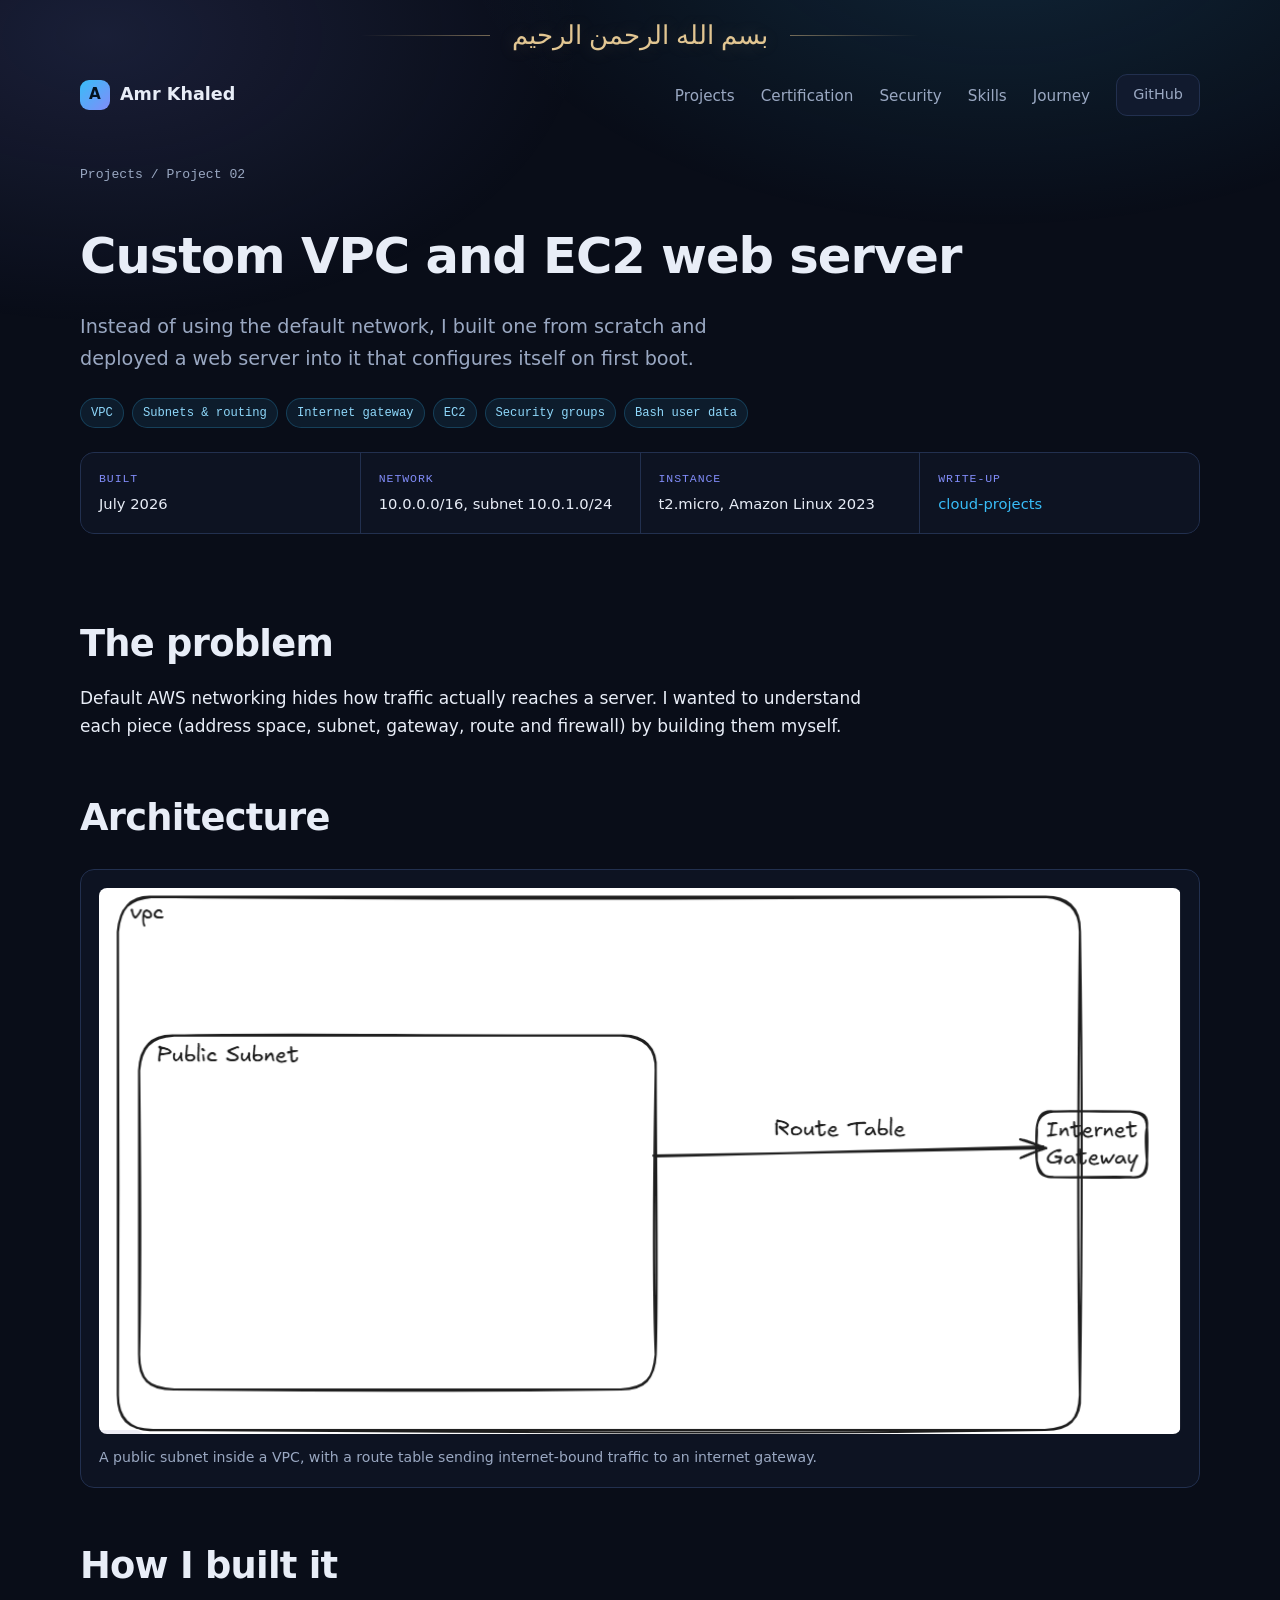
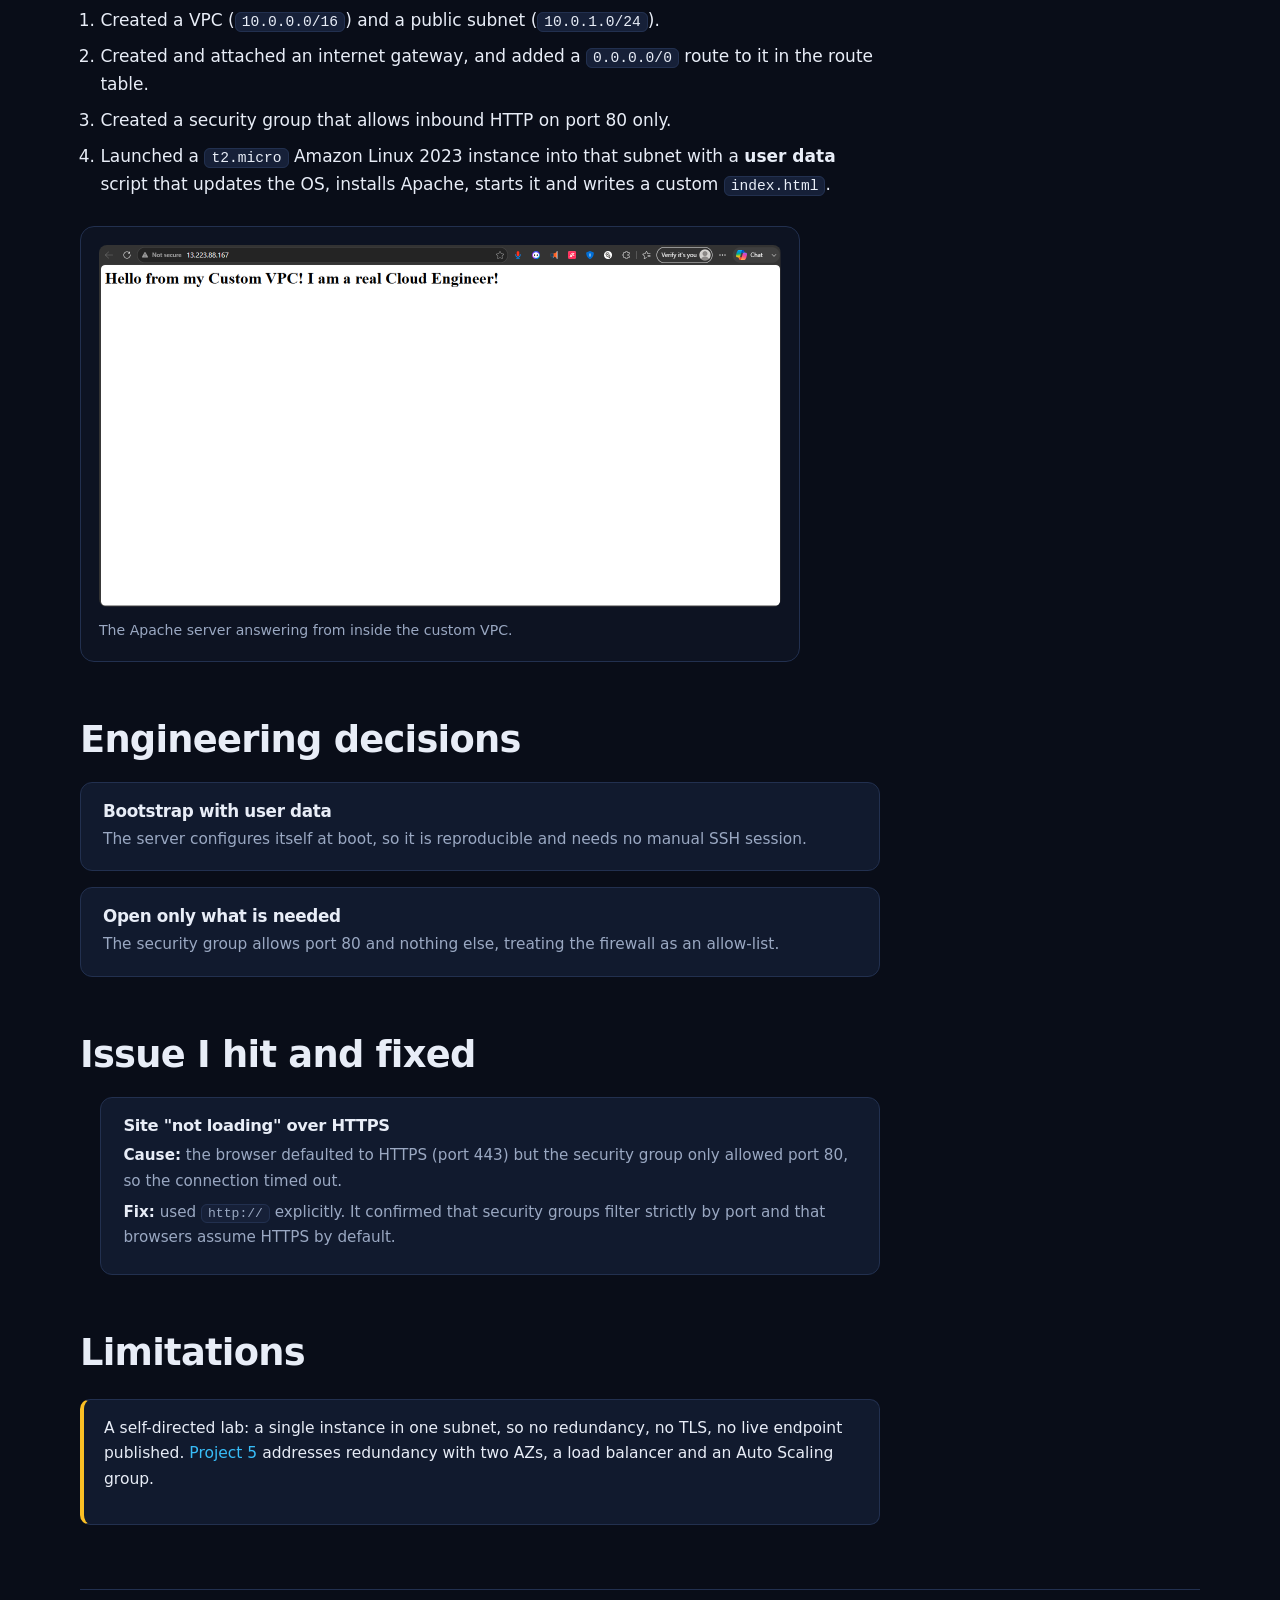
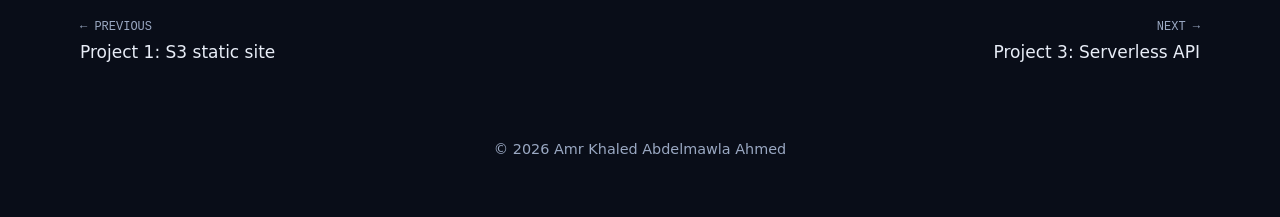
<file: projects/project-2.html>
<!doctype html>
<html lang="en">
<head>
<meta charset="utf-8">
<meta name="viewport" content="width=device-width, initial-scale=1">
<link rel="canonical" href="https://amr-khaled11.netlify.app/projects/project-2.html">
<meta property="og:url" content="https://amr-khaled11.netlify.app/projects/project-2.html">
<meta property="og:site_name" content="Amr Khaled">
<meta property="og:image" content="https://amr-khaled11.netlify.app/assets/img/portrait.jpg">
<meta name="twitter:card" content="summary">
<title>Project 2: Custom VPC and EC2 Web Server on AWS | Amr</title>
<meta name="description" content="Case study: a custom AWS network built from scratch (VPC, public subnet, internet gateway, route table, security group) with an EC2 instance bootstrapped into an Apache web server using user data.">
<meta property="og:title" content="Project 2: Custom VPC and EC2 Web Server">
<meta property="og:type" content="article">
<meta name="theme-color" content="#090d18">
<link rel="stylesheet" href="../assets/css/style.css?v=7">
</head>
<body>
<div class="bismillah" lang="ar"><span>بسم الله الرحمن الرحيم</span></div>
<a class="skip" href="#main">Skip to content</a>
<header class="nav">
  <div class="container">
    <a class="brand" href="../index.html"><span class="logo">A</span> Amr Khaled</a>
    <button class="menu-btn" aria-expanded="false" aria-controls="nav-list">Menu</button>
    <nav aria-label="Primary">
      <ul id="nav-list">
        <li><a href="../index.html#work">Projects</a></li>
        <li><a href="../index.html#cert">Certification</a></li>
        <li><a href="../index.html#security">Security</a></li>
        <li><a href="../index.html#skills">Skills</a></li>
        <li><a href="../index.html#journey">Journey</a></li>
        <li><a class="btn small" href="https://github.com/officialhunter2007-netizen">GitHub</a></li>
      </ul>
    </nav>
  </div>
</header>

<main id="main" class="page container">
  <p class="crumbs"><a href="../index.html#work">Projects</a> / Project 02</p>
  <div class="page-hero">
    <h1>Custom VPC and EC2 web server</h1>
    <p class="lead">Instead of using the default network, I built one from scratch and deployed a web server into it that configures itself on first boot.</p>
    <ul class="tags"><li class="tag">VPC</li><li class="tag">Subnets &amp; routing</li><li class="tag">Internet gateway</li><li class="tag">EC2</li><li class="tag">Security groups</li><li class="tag">Bash user data</li></ul>
    <dl class="meta">
      <div><dt>Built</dt><dd>July 2026</dd></div>
      <div><dt>Network</dt><dd>10.0.0.0/16, subnet 10.0.1.0/24</dd></div>
      <div><dt>Instance</dt><dd>t2.micro, Amazon Linux 2023</dd></div>
      <div><dt>Write-up</dt><dd><a href="https://github.com/officialhunter2007-netizen/cloud-projects/blob/main/projects/VPC%2C%20EC2%20Web%20Server.md">cloud-projects</a></dd></div>
    </dl>
  </div>

  <div class="prose">
    <h2>The problem</h2>
    <p>Default AWS networking hides how traffic actually reaches a server. I wanted to understand each piece (address space, subnet, gateway, route and firewall) by building them myself.</p>

    <h2>Architecture</h2>
    <figure class="figure">
      <img src="../assets/img/p2-architecture.png" width="1068" height="539" loading="lazy" alt="Hand-drawn diagram: a VPC containing a public subnet; a route table sends traffic from the subnet to an internet gateway.">
      <figcaption>A public subnet inside a VPC, with a route table sending internet-bound traffic to an internet gateway.</figcaption>
    </figure>

    <h2>How I built it</h2>
    <ol>
      <li>Created a VPC (<span class="inline-code">10.0.0.0/16</span>) and a public subnet (<span class="inline-code">10.0.1.0/24</span>).</li>
      <li>Created and attached an internet gateway, and added a <span class="inline-code">0.0.0.0/0</span> route to it in the route table.</li>
      <li>Created a security group that allows inbound HTTP on port 80 only.</li>
      <li>Launched a <span class="inline-code">t2.micro</span> Amazon Linux 2023 instance into that subnet with a <b>user data</b> script that updates the OS, installs Apache, starts it and writes a custom <span class="inline-code">index.html</span>.</li>
    </ol>

    <figure class="figure narrow">
      <img src="../assets/img/p2-result.png" width="1364" height="725" loading="lazy" alt="Browser showing the web page served by the Apache server running on the EC2 instance in the custom VPC.">
      <figcaption>The Apache server answering from inside the custom VPC.</figcaption>
    </figure>

    <h2>Engineering decisions</h2>
    <div class="decisions">
      <div class="decision"><h3>Bootstrap with user data</h3><p>The server configures itself at boot, so it is reproducible and needs no manual SSH session.</p></div>
      <div class="decision"><h3>Open only what is needed</h3><p>The security group allows port 80 and nothing else, treating the firewall as an allow-list.</p></div>
    </div>

    <h2>Issue I hit and fixed</h2>
    <ul class="issues">
      <li><h3>Site "not loading" over HTTPS</h3><p><b>Cause:</b> the browser defaulted to HTTPS (port 443) but the security group only allowed port 80, so the connection timed out.</p><p><b>Fix:</b> used <span class="inline-code">http://</span> explicitly. It confirmed that security groups filter strictly by port and that browsers assume HTTPS by default.</p></li>
    </ul>

    <h2>Limitations</h2>
    <div class="callout warn">
      <p>A self-directed lab: a single instance in one subnet, so no redundancy, no TLS, no live endpoint published. <a href="project-5.html">Project 5</a> addresses redundancy with two AZs, a load balancer and an Auto Scaling group.</p>
    </div>
  </div>

  <nav class="pager" aria-label="Project navigation">
    <a href="project-1.html"><small>← PREVIOUS</small>Project 1: S3 static site</a>
    <a href="project-3.html" style="text-align:right"><small>NEXT →</small>Project 3: Serverless API</a>
  </nav>
</main>

<footer class="container">© <span id="year">2026</span> Amr Khaled Abdelmawla Ahmed</footer>
<script src="../assets/js/main.js?v=7"></script>
</body>
</html>
</file>
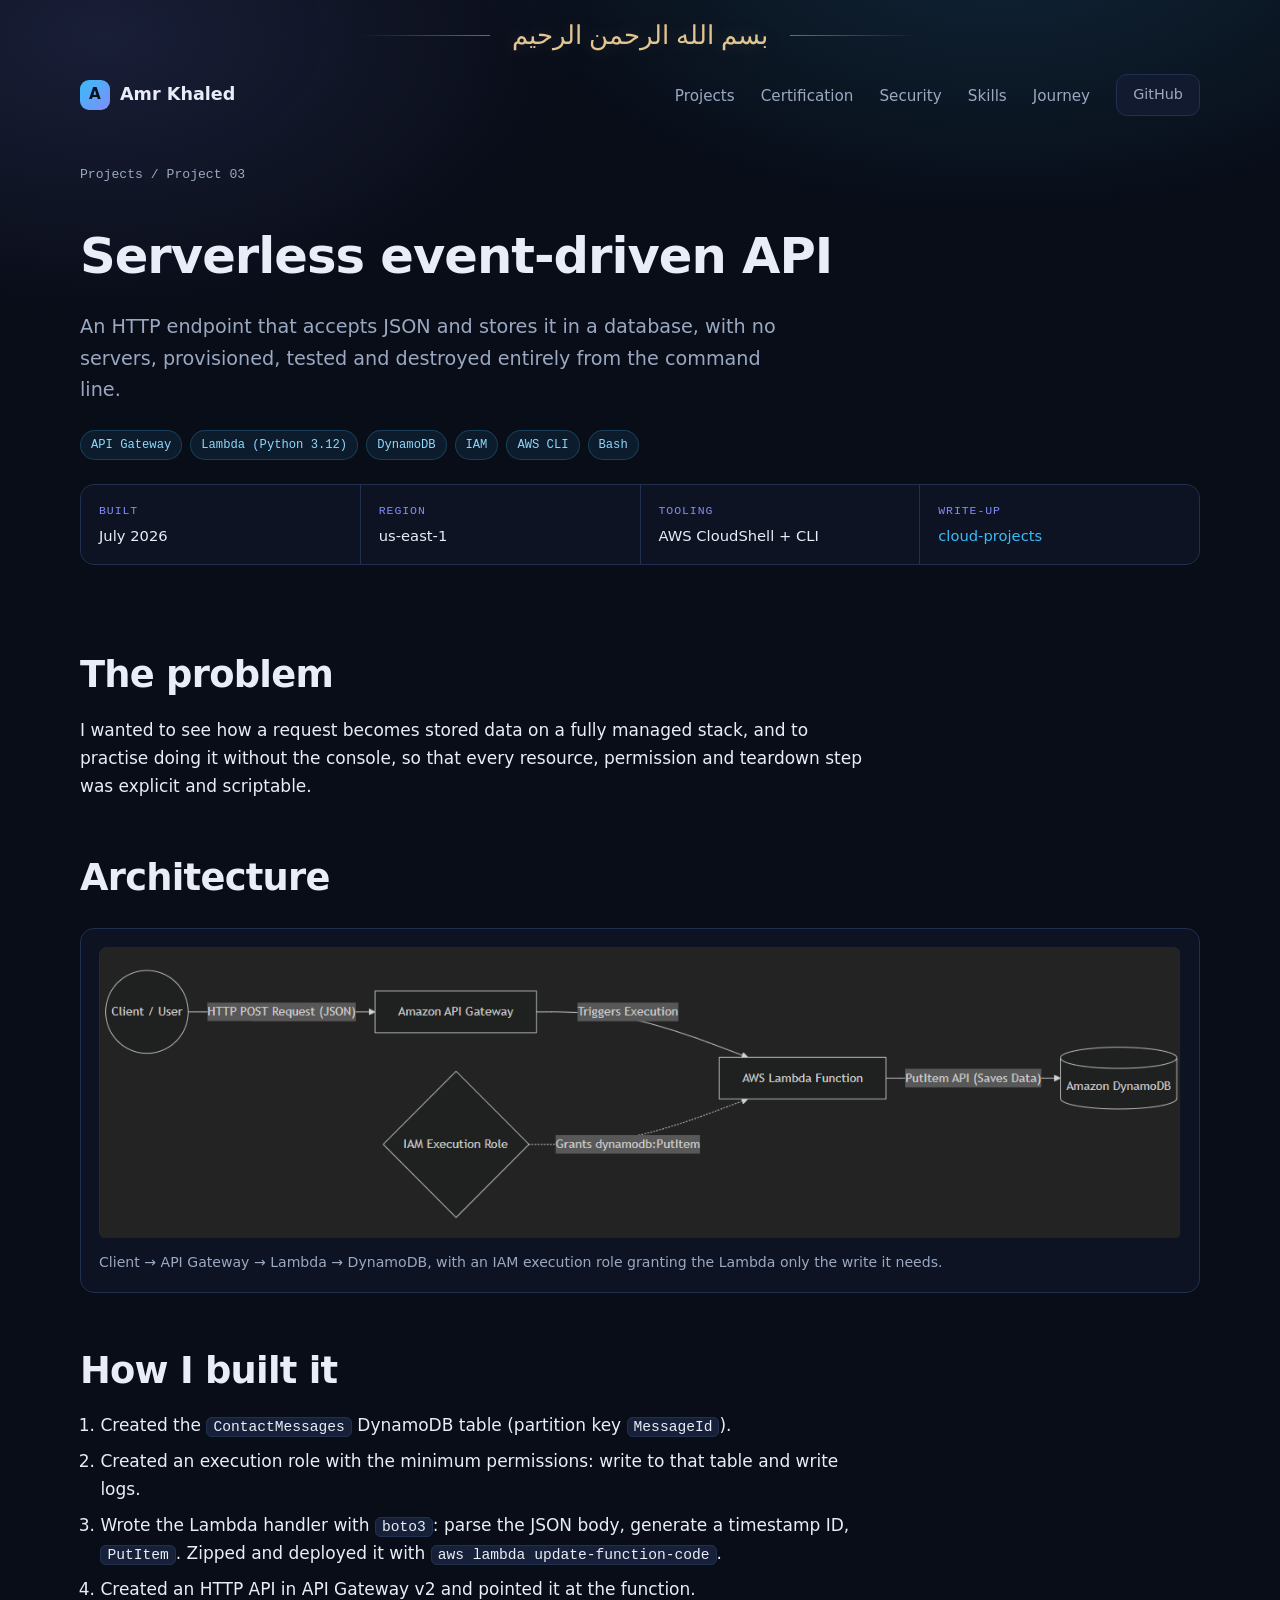
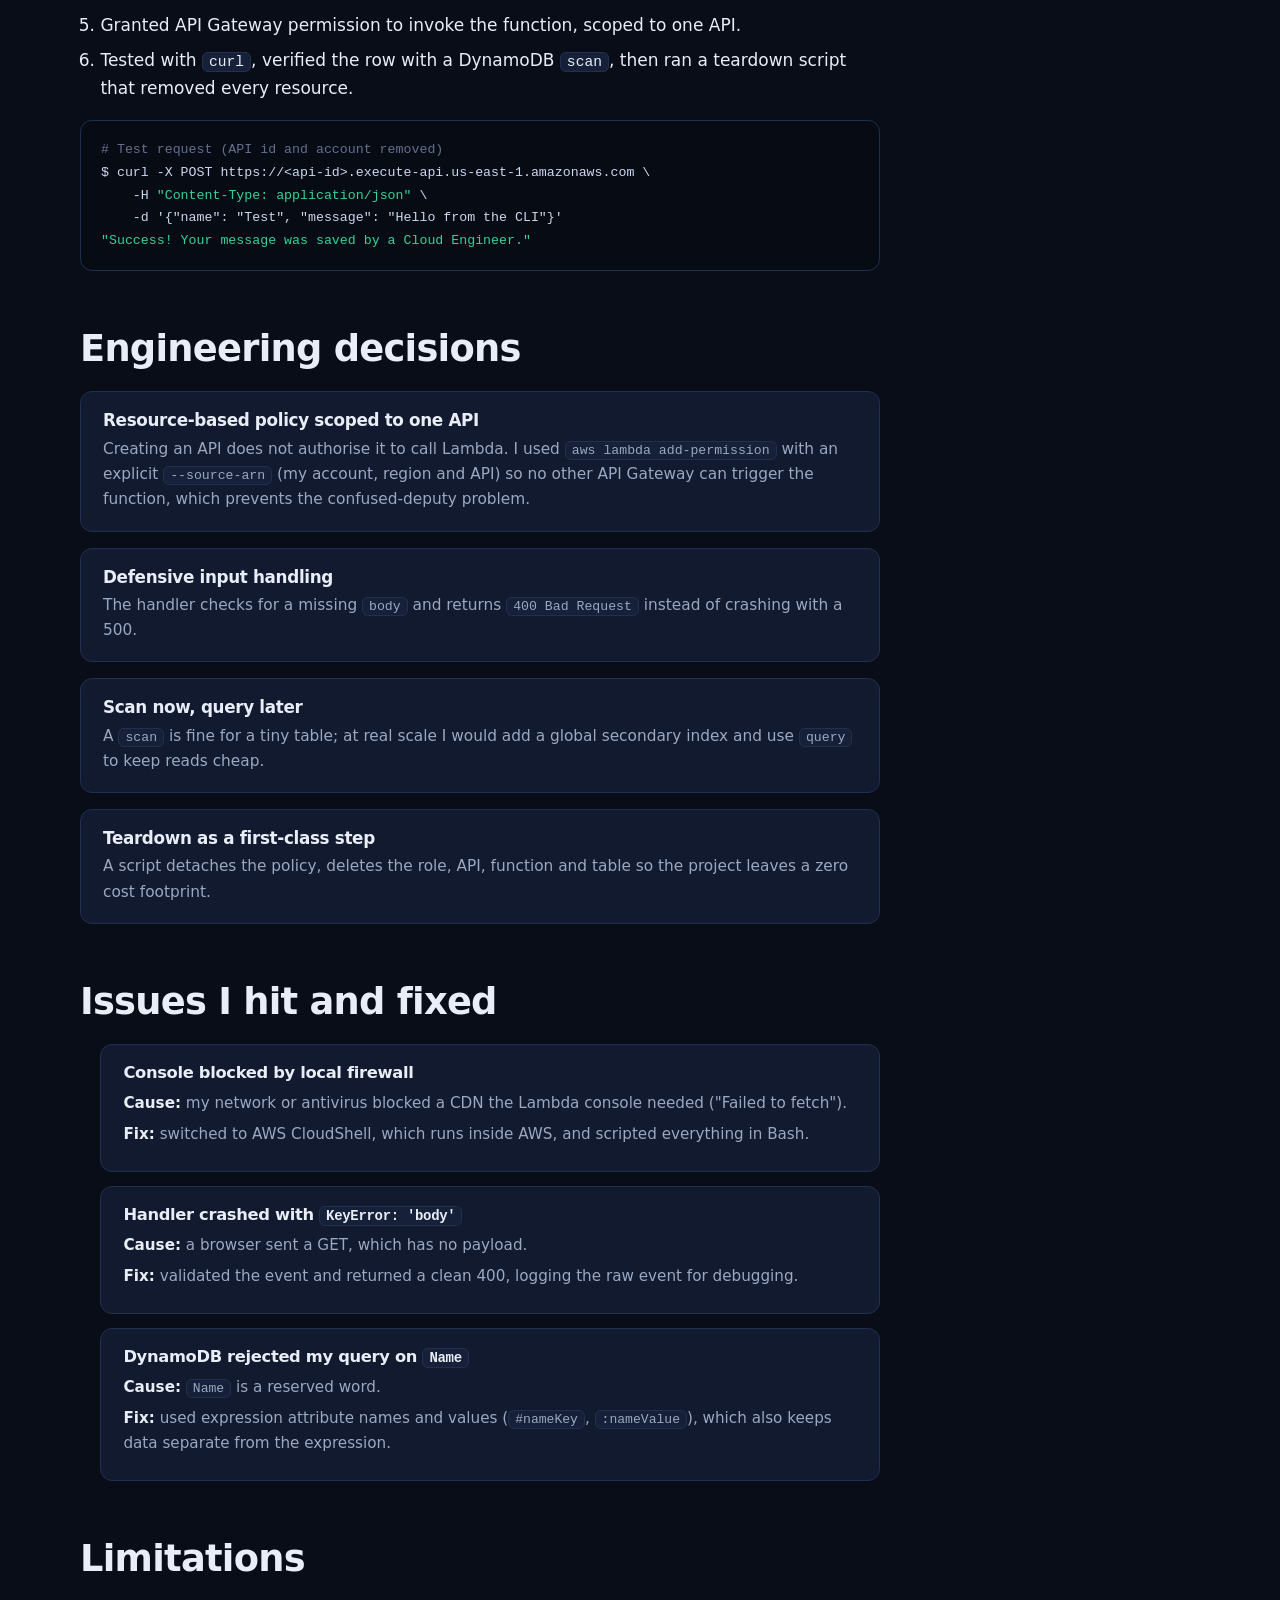
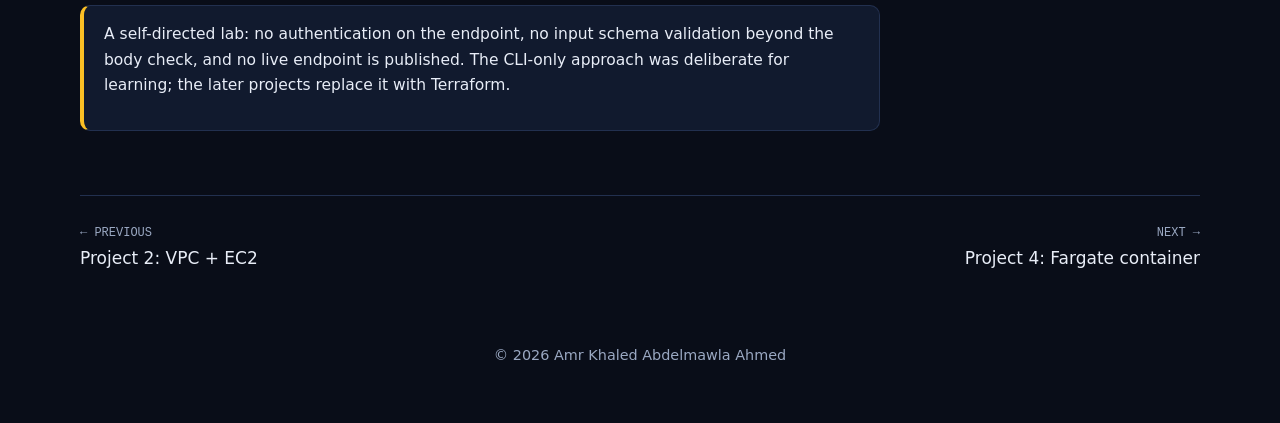
<file: projects/project-3.html>
<!doctype html>
<html lang="en">
<head>
<meta charset="utf-8">
<meta name="viewport" content="width=device-width, initial-scale=1">
<link rel="canonical" href="https://amr-khaled11.netlify.app/projects/project-3.html">
<meta property="og:url" content="https://amr-khaled11.netlify.app/projects/project-3.html">
<meta property="og:site_name" content="Amr Khaled">
<meta property="og:image" content="https://amr-khaled11.netlify.app/assets/img/portrait.jpg">
<meta name="twitter:card" content="summary">
<title>Project 3: Serverless Event-Driven API on AWS | Amr</title>
<meta name="description" content="Case study: a serverless API built and torn down entirely with the AWS CLI. API Gateway, Lambda (Python) and DynamoDB, with a least-privilege role and a resource-based policy that prevents the confused-deputy problem.">
<meta property="og:title" content="Project 3: Serverless Event-Driven API on AWS">
<meta property="og:type" content="article">
<meta name="theme-color" content="#090d18">
<link rel="stylesheet" href="../assets/css/style.css?v=7">
</head>
<body>
<div class="bismillah" lang="ar"><span>بسم الله الرحمن الرحيم</span></div>
<a class="skip" href="#main">Skip to content</a>
<header class="nav">
  <div class="container">
    <a class="brand" href="../index.html"><span class="logo">A</span> Amr Khaled</a>
    <button class="menu-btn" aria-expanded="false" aria-controls="nav-list">Menu</button>
    <nav aria-label="Primary">
      <ul id="nav-list">
        <li><a href="../index.html#work">Projects</a></li>
        <li><a href="../index.html#cert">Certification</a></li>
        <li><a href="../index.html#security">Security</a></li>
        <li><a href="../index.html#skills">Skills</a></li>
        <li><a href="../index.html#journey">Journey</a></li>
        <li><a class="btn small" href="https://github.com/officialhunter2007-netizen">GitHub</a></li>
      </ul>
    </nav>
  </div>
</header>

<main id="main" class="page container">
  <p class="crumbs"><a href="../index.html#work">Projects</a> / Project 03</p>
  <div class="page-hero">
    <h1>Serverless event-driven API</h1>
    <p class="lead">An HTTP endpoint that accepts JSON and stores it in a database, with no servers, provisioned, tested and destroyed entirely from the command line.</p>
    <ul class="tags"><li class="tag">API Gateway</li><li class="tag">Lambda (Python 3.12)</li><li class="tag">DynamoDB</li><li class="tag">IAM</li><li class="tag">AWS CLI</li><li class="tag">Bash</li></ul>
    <dl class="meta">
      <div><dt>Built</dt><dd>July 2026</dd></div>
      <div><dt>Region</dt><dd>us-east-1</dd></div>
      <div><dt>Tooling</dt><dd>AWS CloudShell + CLI</dd></div>
      <div><dt>Write-up</dt><dd><a href="https://github.com/officialhunter2007-netizen/cloud-projects/blob/main/projects/Serverless%20Event-Driven%20API.md">cloud-projects</a></dd></div>
    </dl>
  </div>

  <div class="prose">
    <h2>The problem</h2>
    <p>I wanted to see how a request becomes stored data on a fully managed stack, and to practise doing it without the console, so that every resource, permission and teardown step was explicit and scriptable.</p>

    <h2>Architecture</h2>
    <figure class="figure">
      <img src="../assets/img/p3-architecture.png" width="1251" height="337" loading="lazy" alt="Diagram: a client sends an HTTP POST with JSON to Amazon API Gateway, which triggers an AWS Lambda function; the Lambda function writes to Amazon DynamoDB with PutItem, and an IAM execution role grants it dynamodb:PutItem.">
      <figcaption>Client → API Gateway → Lambda → DynamoDB, with an IAM execution role granting the Lambda only the write it needs.</figcaption>
    </figure>

    <h2>How I built it</h2>
    <ol>
      <li>Created the <span class="inline-code">ContactMessages</span> DynamoDB table (partition key <span class="inline-code">MessageId</span>).</li>
      <li>Created an execution role with the minimum permissions: write to that table and write logs.</li>
      <li>Wrote the Lambda handler with <span class="inline-code">boto3</span>: parse the JSON body, generate a timestamp ID, <span class="inline-code">PutItem</span>. Zipped and deployed it with <span class="inline-code">aws lambda update-function-code</span>.</li>
      <li>Created an HTTP API in API Gateway v2 and pointed it at the function.</li>
      <li>Granted API Gateway permission to invoke the function, scoped to one API.</li>
      <li>Tested with <span class="inline-code">curl</span>, verified the row with a DynamoDB <span class="inline-code">scan</span>, then ran a teardown script that removed every resource.</li>
    </ol>
<pre class="code"><span class="c"># Test request (API id and account removed)</span>
$ curl -X POST https://&lt;api-id&gt;.execute-api.us-east-1.amazonaws.com \
    -H <span class="s">"Content-Type: application/json"</span> \
    -d '{"name": "Test", "message": "Hello from the CLI"}'
<span class="s">"Success! Your message was saved by a Cloud Engineer."</span></pre>

    <h2>Engineering decisions</h2>
    <div class="decisions">
      <div class="decision"><h3>Resource-based policy scoped to one API</h3><p>Creating an API does not authorise it to call Lambda. I used <span class="inline-code">aws lambda add-permission</span> with an explicit <span class="inline-code">--source-arn</span> (my account, region and API) so no other API Gateway can trigger the function, which prevents the confused-deputy problem.</p></div>
      <div class="decision"><h3>Defensive input handling</h3><p>The handler checks for a missing <span class="inline-code">body</span> and returns <span class="inline-code">400 Bad Request</span> instead of crashing with a 500.</p></div>
      <div class="decision"><h3>Scan now, query later</h3><p>A <span class="inline-code">scan</span> is fine for a tiny table; at real scale I would add a global secondary index and use <span class="inline-code">query</span> to keep reads cheap.</p></div>
      <div class="decision"><h3>Teardown as a first-class step</h3><p>A script detaches the policy, deletes the role, API, function and table so the project leaves a zero cost footprint.</p></div>
    </div>

    <h2>Issues I hit and fixed</h2>
    <ul class="issues">
      <li><h3>Console blocked by local firewall</h3><p><b>Cause:</b> my network or antivirus blocked a CDN the Lambda console needed ("Failed to fetch").</p><p><b>Fix:</b> switched to AWS CloudShell, which runs inside AWS, and scripted everything in Bash.</p></li>
      <li><h3>Handler crashed with <span class="inline-code">KeyError: 'body'</span></h3><p><b>Cause:</b> a browser sent a GET, which has no payload.</p><p><b>Fix:</b> validated the event and returned a clean 400, logging the raw event for debugging.</p></li>
      <li><h3>DynamoDB rejected my query on <span class="inline-code">Name</span></h3><p><b>Cause:</b> <span class="inline-code">Name</span> is a reserved word.</p><p><b>Fix:</b> used expression attribute names and values (<span class="inline-code">#nameKey</span>, <span class="inline-code">:nameValue</span>), which also keeps data separate from the expression.</p></li>
    </ul>

    <h2>Limitations</h2>
    <div class="callout warn">
      <p>A self-directed lab: no authentication on the endpoint, no input schema validation beyond the body check, and no live endpoint is published. The CLI-only approach was deliberate for learning; the later projects replace it with Terraform.</p>
    </div>
  </div>

  <nav class="pager" aria-label="Project navigation">
    <a href="project-2.html"><small>← PREVIOUS</small>Project 2: VPC + EC2</a>
    <a href="project-4.html" style="text-align:right"><small>NEXT →</small>Project 4: Fargate container</a>
  </nav>
</main>

<footer class="container">© <span id="year">2026</span> Amr Khaled Abdelmawla Ahmed</footer>
<script src="../assets/js/main.js?v=7"></script>
</body>
</html>
</file>
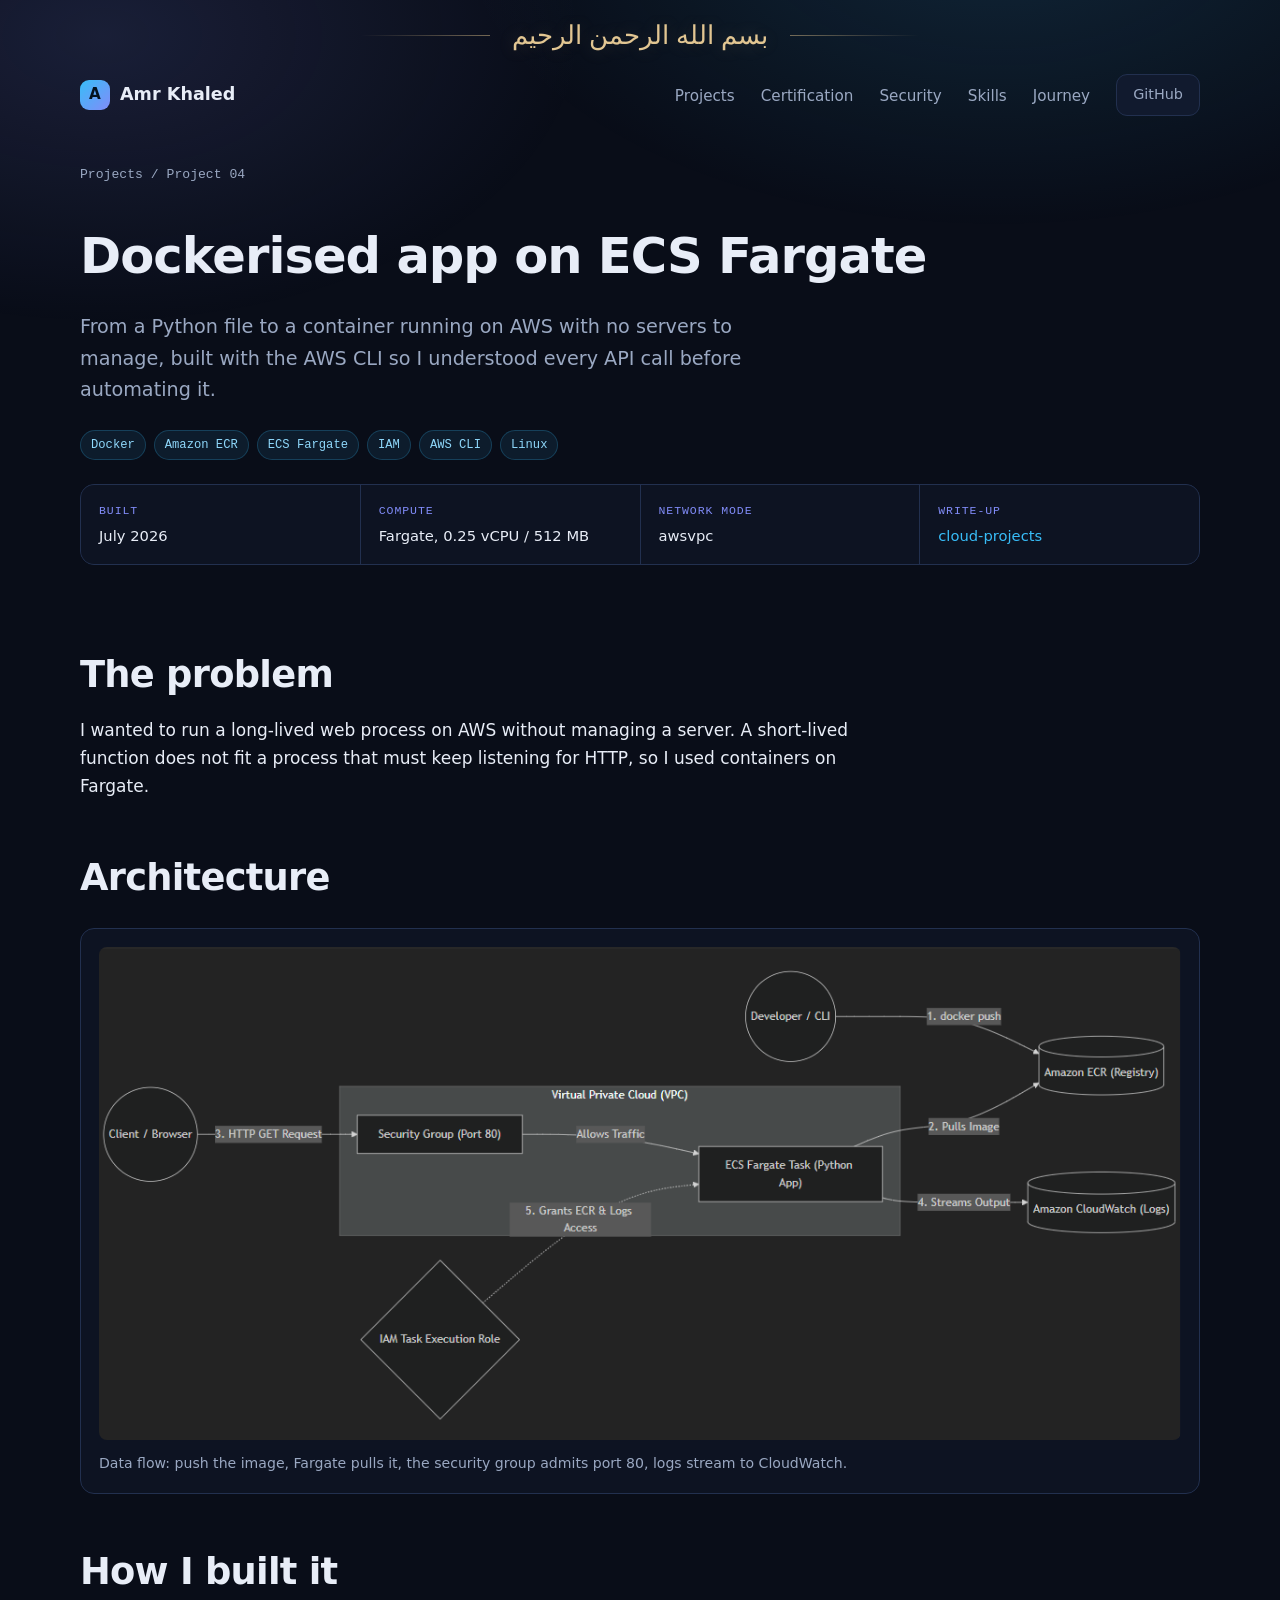
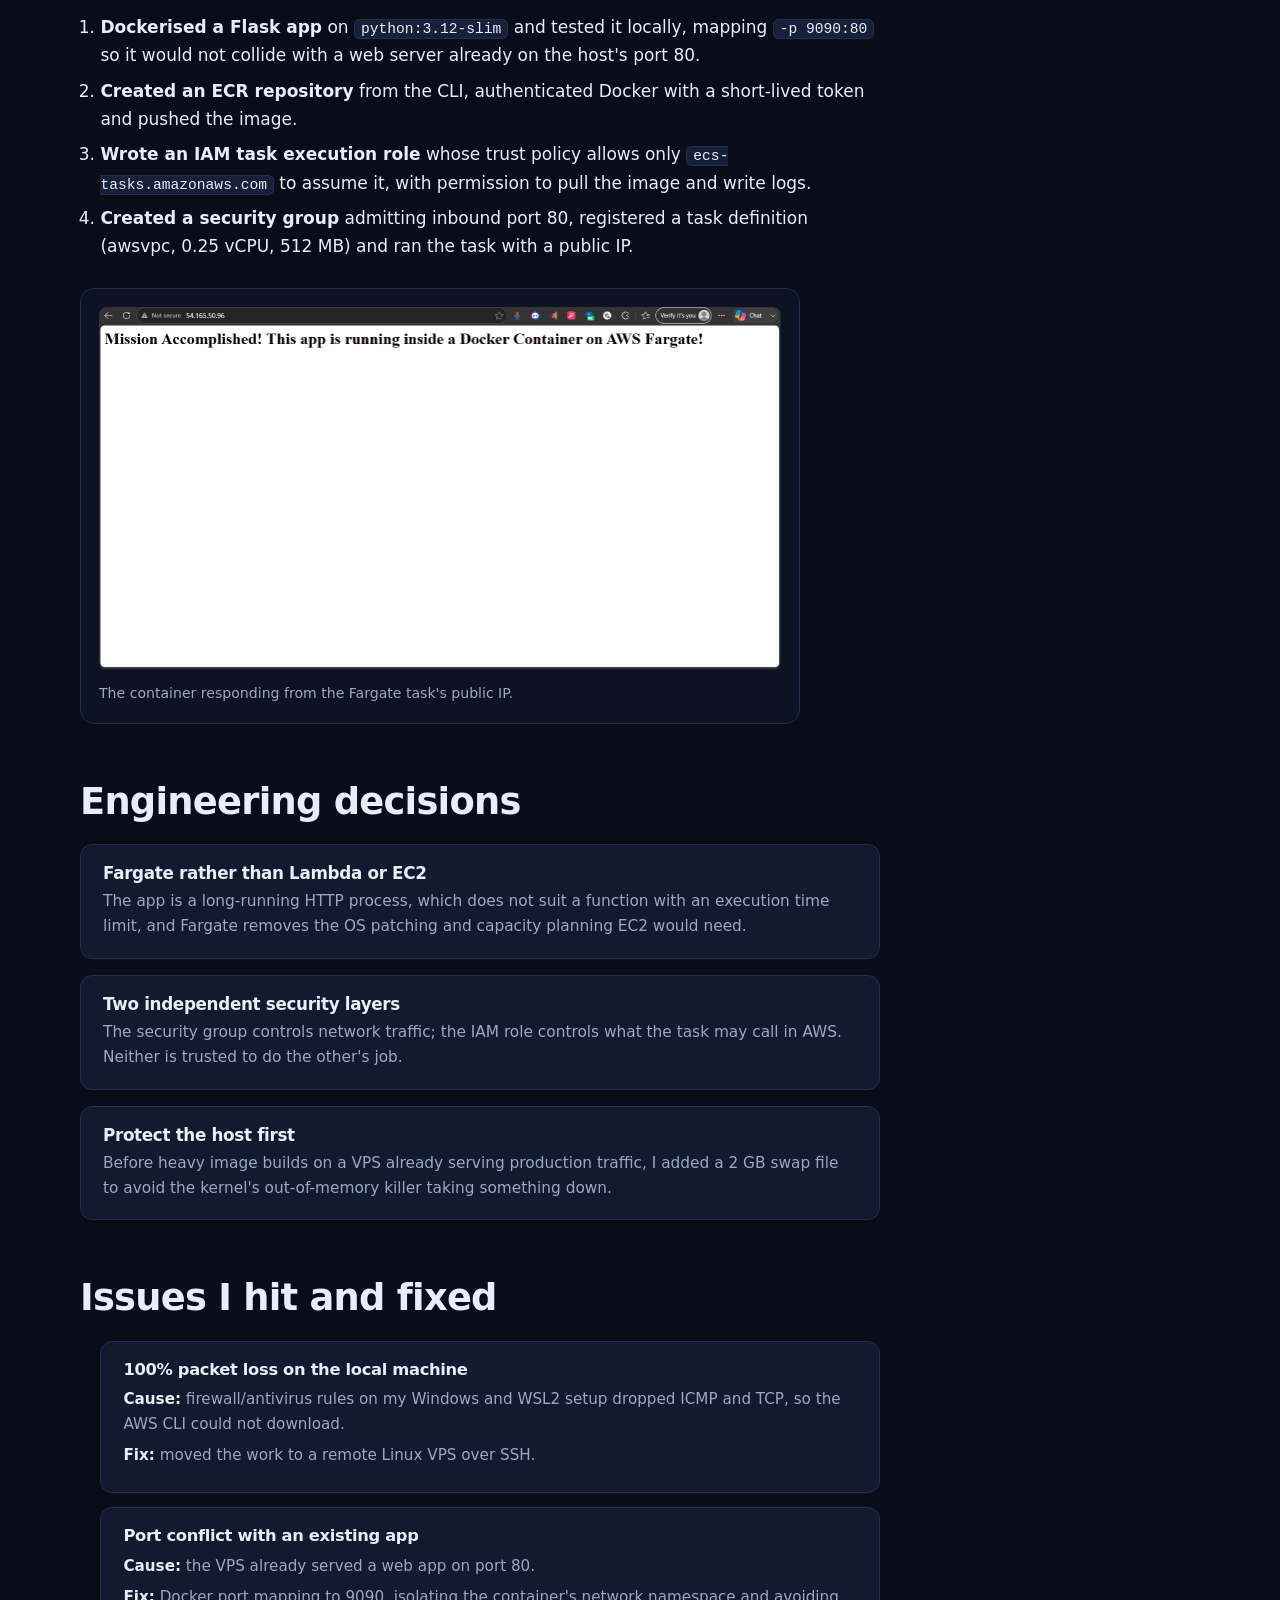
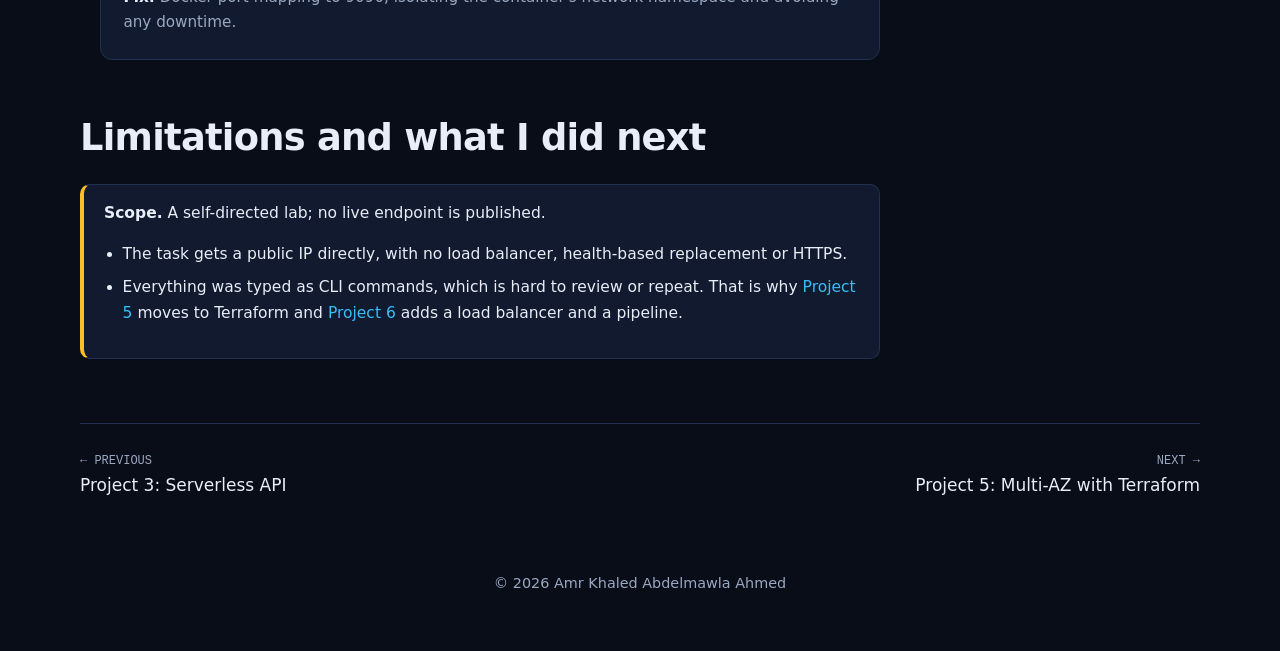
<file: projects/project-4.html>
<!doctype html>
<html lang="en">
<head>
<meta charset="utf-8">
<meta name="viewport" content="width=device-width, initial-scale=1">
<link rel="canonical" href="https://amr-khaled11.netlify.app/projects/project-4.html">
<meta property="og:url" content="https://amr-khaled11.netlify.app/projects/project-4.html">
<meta property="og:site_name" content="Amr Khaled">
<meta property="og:image" content="https://amr-khaled11.netlify.app/assets/img/portrait.jpg">
<meta name="twitter:card" content="summary">
<title>Project 4: Dockerised App on ECS Fargate | Amr</title>
<meta name="description" content="Case study: a Flask app packaged with Docker, pushed to Amazon ECR and run on ECS Fargate, provisioned entirely with the AWS CLI, with an IAM task execution role and a locked-down security group.">
<meta property="og:title" content="Project 4: Dockerised App on ECS Fargate">
<meta property="og:type" content="article">
<meta name="theme-color" content="#090d18">
<link rel="stylesheet" href="../assets/css/style.css?v=7">
</head>
<body>
<div class="bismillah" lang="ar"><span>بسم الله الرحمن الرحيم</span></div>
<a class="skip" href="#main">Skip to content</a>
<header class="nav">
  <div class="container">
    <a class="brand" href="../index.html"><span class="logo">A</span> Amr Khaled</a>
    <button class="menu-btn" aria-expanded="false" aria-controls="nav-list">Menu</button>
    <nav aria-label="Primary">
      <ul id="nav-list">
        <li><a href="../index.html#work">Projects</a></li>
        <li><a href="../index.html#cert">Certification</a></li>
        <li><a href="../index.html#security">Security</a></li>
        <li><a href="../index.html#skills">Skills</a></li>
        <li><a href="../index.html#journey">Journey</a></li>
        <li><a class="btn small" href="https://github.com/officialhunter2007-netizen">GitHub</a></li>
      </ul>
    </nav>
  </div>
</header>

<main id="main" class="page container">
  <p class="crumbs"><a href="../index.html#work">Projects</a> / Project 04</p>
  <div class="page-hero">
    <h1>Dockerised app on ECS Fargate</h1>
    <p class="lead">From a Python file to a container running on AWS with no servers to manage, built with the AWS CLI so I understood every API call before automating it.</p>
    <ul class="tags"><li class="tag">Docker</li><li class="tag">Amazon ECR</li><li class="tag">ECS Fargate</li><li class="tag">IAM</li><li class="tag">AWS CLI</li><li class="tag">Linux</li></ul>
    <dl class="meta">
      <div><dt>Built</dt><dd>July 2026</dd></div>
      <div><dt>Compute</dt><dd>Fargate, 0.25 vCPU / 512 MB</dd></div>
      <div><dt>Network mode</dt><dd>awsvpc</dd></div>
      <div><dt>Write-up</dt><dd><a href="https://github.com/officialhunter2007-netizen/cloud-projects/blob/main/projects/Serverless%20Containerized%20Microservices.md">cloud-projects</a></dd></div>
    </dl>
  </div>

  <div class="prose">
    <h2>The problem</h2>
    <p>I wanted to run a long-lived web process on AWS without managing a server. A short-lived function does not fit a process that must keep listening for HTTP, so I used containers on Fargate.</p>

    <h2>Architecture</h2>
    <figure class="figure">
      <img src="../assets/img/p4-architecture.png" width="1157" height="527" loading="lazy" alt="Diagram: a developer pushes a Docker image to Amazon ECR; an ECS Fargate task inside a VPC pulls it, receives HTTP GET requests from a browser through a security group on port 80, streams logs to CloudWatch, and uses an IAM task execution role for ECR and log access.">
      <figcaption>Data flow: push the image, Fargate pulls it, the security group admits port 80, logs stream to CloudWatch.</figcaption>
    </figure>

    <h2>How I built it</h2>
    <ol>
      <li><b>Dockerised a Flask app</b> on <span class="inline-code">python:3.12-slim</span> and tested it locally, mapping <span class="inline-code">-p 9090:80</span> so it would not collide with a web server already on the host's port 80.</li>
      <li><b>Created an ECR repository</b> from the CLI, authenticated Docker with a short-lived token and pushed the image.</li>
      <li><b>Wrote an IAM task execution role</b> whose trust policy allows only <span class="inline-code">ecs-tasks.amazonaws.com</span> to assume it, with permission to pull the image and write logs.</li>
      <li><b>Created a security group</b> admitting inbound port 80, registered a task definition (awsvpc, 0.25 vCPU, 512 MB) and ran the task with a public IP.</li>
    </ol>

    <figure class="figure narrow">
      <img src="../assets/img/p4-fargate-result.png" width="1365" height="725" loading="lazy" alt="Browser showing the page served by the container on the Fargate task's public IP address.">
      <figcaption>The container responding from the Fargate task's public IP.</figcaption>
    </figure>

    <h2>Engineering decisions</h2>
    <div class="decisions">
      <div class="decision"><h3>Fargate rather than Lambda or EC2</h3><p>The app is a long-running HTTP process, which does not suit a function with an execution time limit, and Fargate removes the OS patching and capacity planning EC2 would need.</p></div>
      <div class="decision"><h3>Two independent security layers</h3><p>The security group controls network traffic; the IAM role controls what the task may call in AWS. Neither is trusted to do the other's job.</p></div>
      <div class="decision"><h3>Protect the host first</h3><p>Before heavy image builds on a VPS already serving production traffic, I added a 2 GB swap file to avoid the kernel's out-of-memory killer taking something down.</p></div>
    </div>

    <h2>Issues I hit and fixed</h2>
    <ul class="issues">
      <li><h3>100% packet loss on the local machine</h3><p><b>Cause:</b> firewall/antivirus rules on my Windows and WSL2 setup dropped ICMP and TCP, so the AWS CLI could not download.</p><p><b>Fix:</b> moved the work to a remote Linux VPS over SSH.</p></li>
      <li><h3>Port conflict with an existing app</h3><p><b>Cause:</b> the VPS already served a web app on port 80.</p><p><b>Fix:</b> Docker port mapping to 9090, isolating the container's network namespace and avoiding any downtime.</p></li>
    </ul>

    <h2>Limitations and what I did next</h2>
    <div class="callout warn">
      <p><b>Scope.</b> A self-directed lab; no live endpoint is published.</p>
      <ul>
        <li>The task gets a public IP directly, with no load balancer, health-based replacement or HTTPS.</li>
        <li>Everything was typed as CLI commands, which is hard to review or repeat. That is why <a href="project-5.html">Project 5</a> moves to Terraform and <a href="project-6.html">Project 6</a> adds a load balancer and a pipeline.</li>
      </ul>
    </div>
  </div>

  <nav class="pager" aria-label="Project navigation">
    <a href="project-3.html"><small>← PREVIOUS</small>Project 3: Serverless API</a>
    <a href="project-5.html" style="text-align:right"><small>NEXT →</small>Project 5: Multi-AZ with Terraform</a>
  </nav>
</main>

<footer class="container">© <span id="year">2026</span> Amr Khaled Abdelmawla Ahmed</footer>
<script src="../assets/js/main.js?v=7"></script>
</body>
</html>
</file>
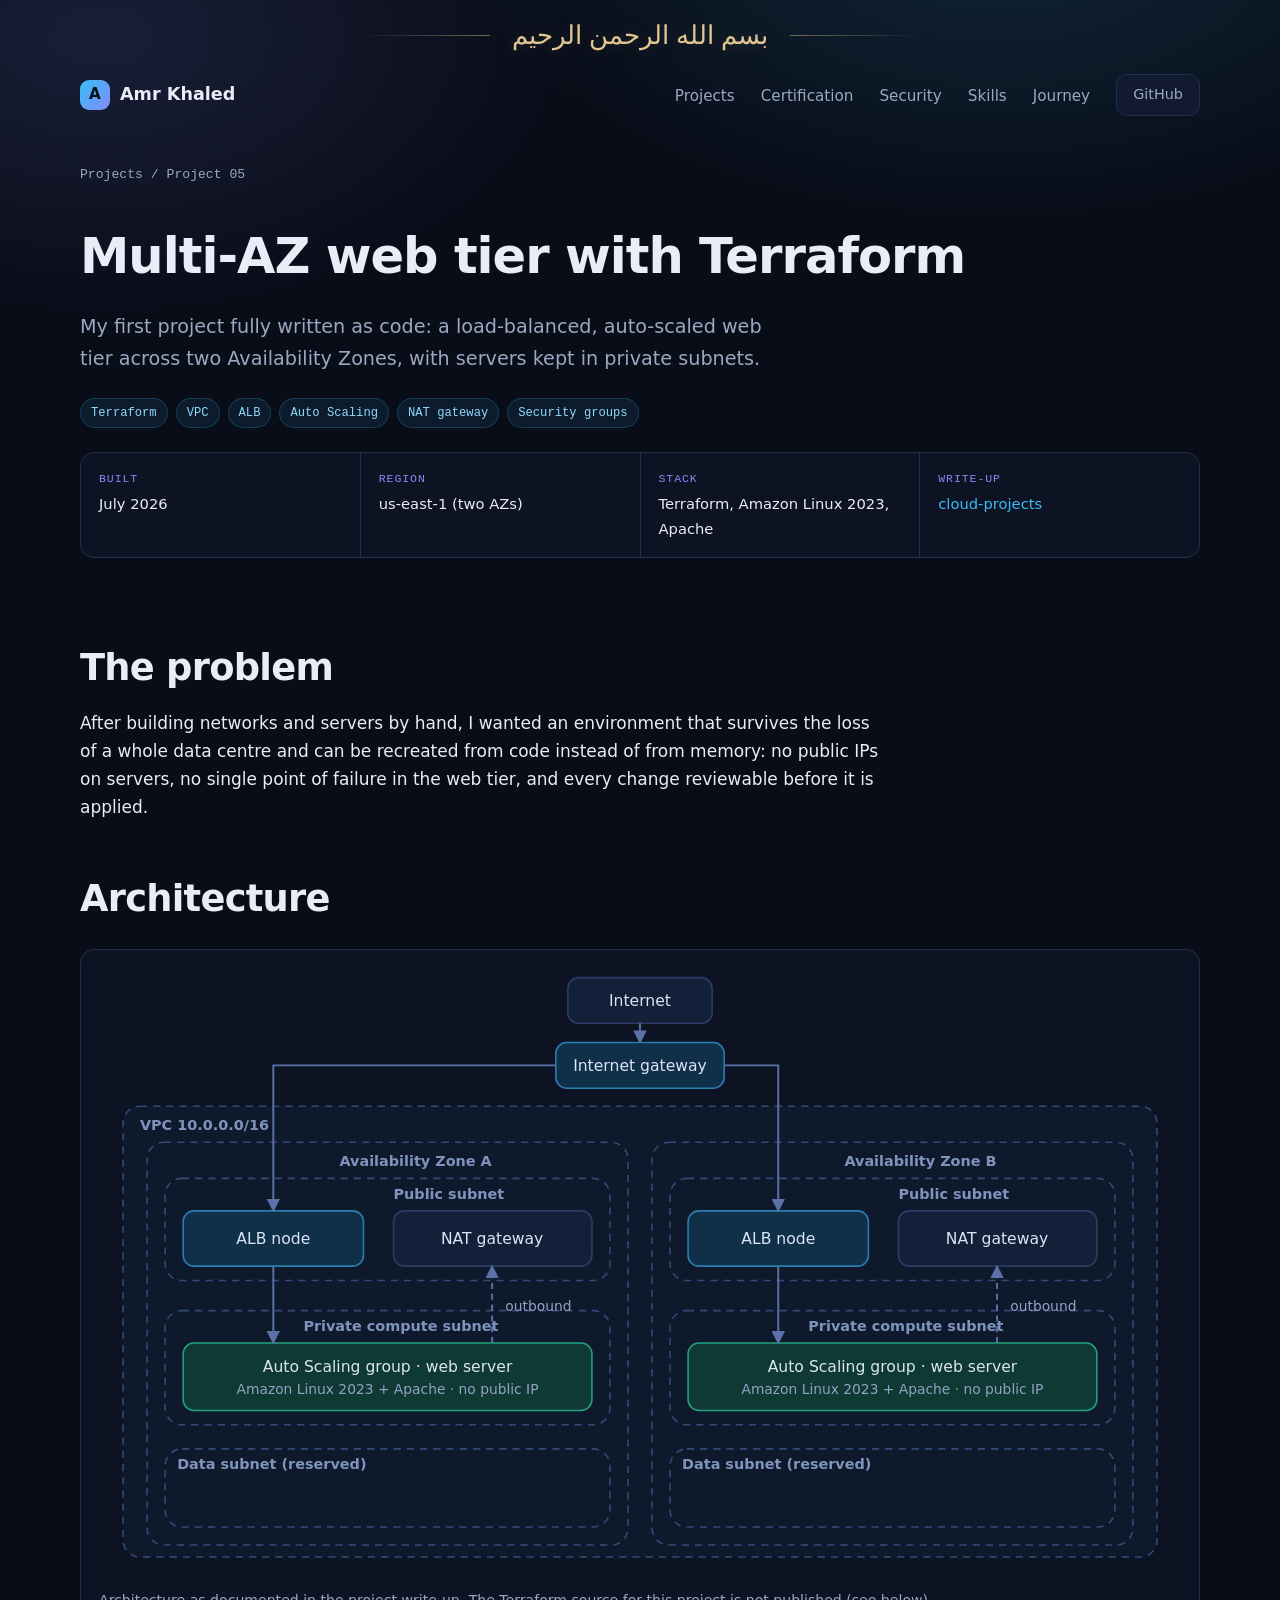
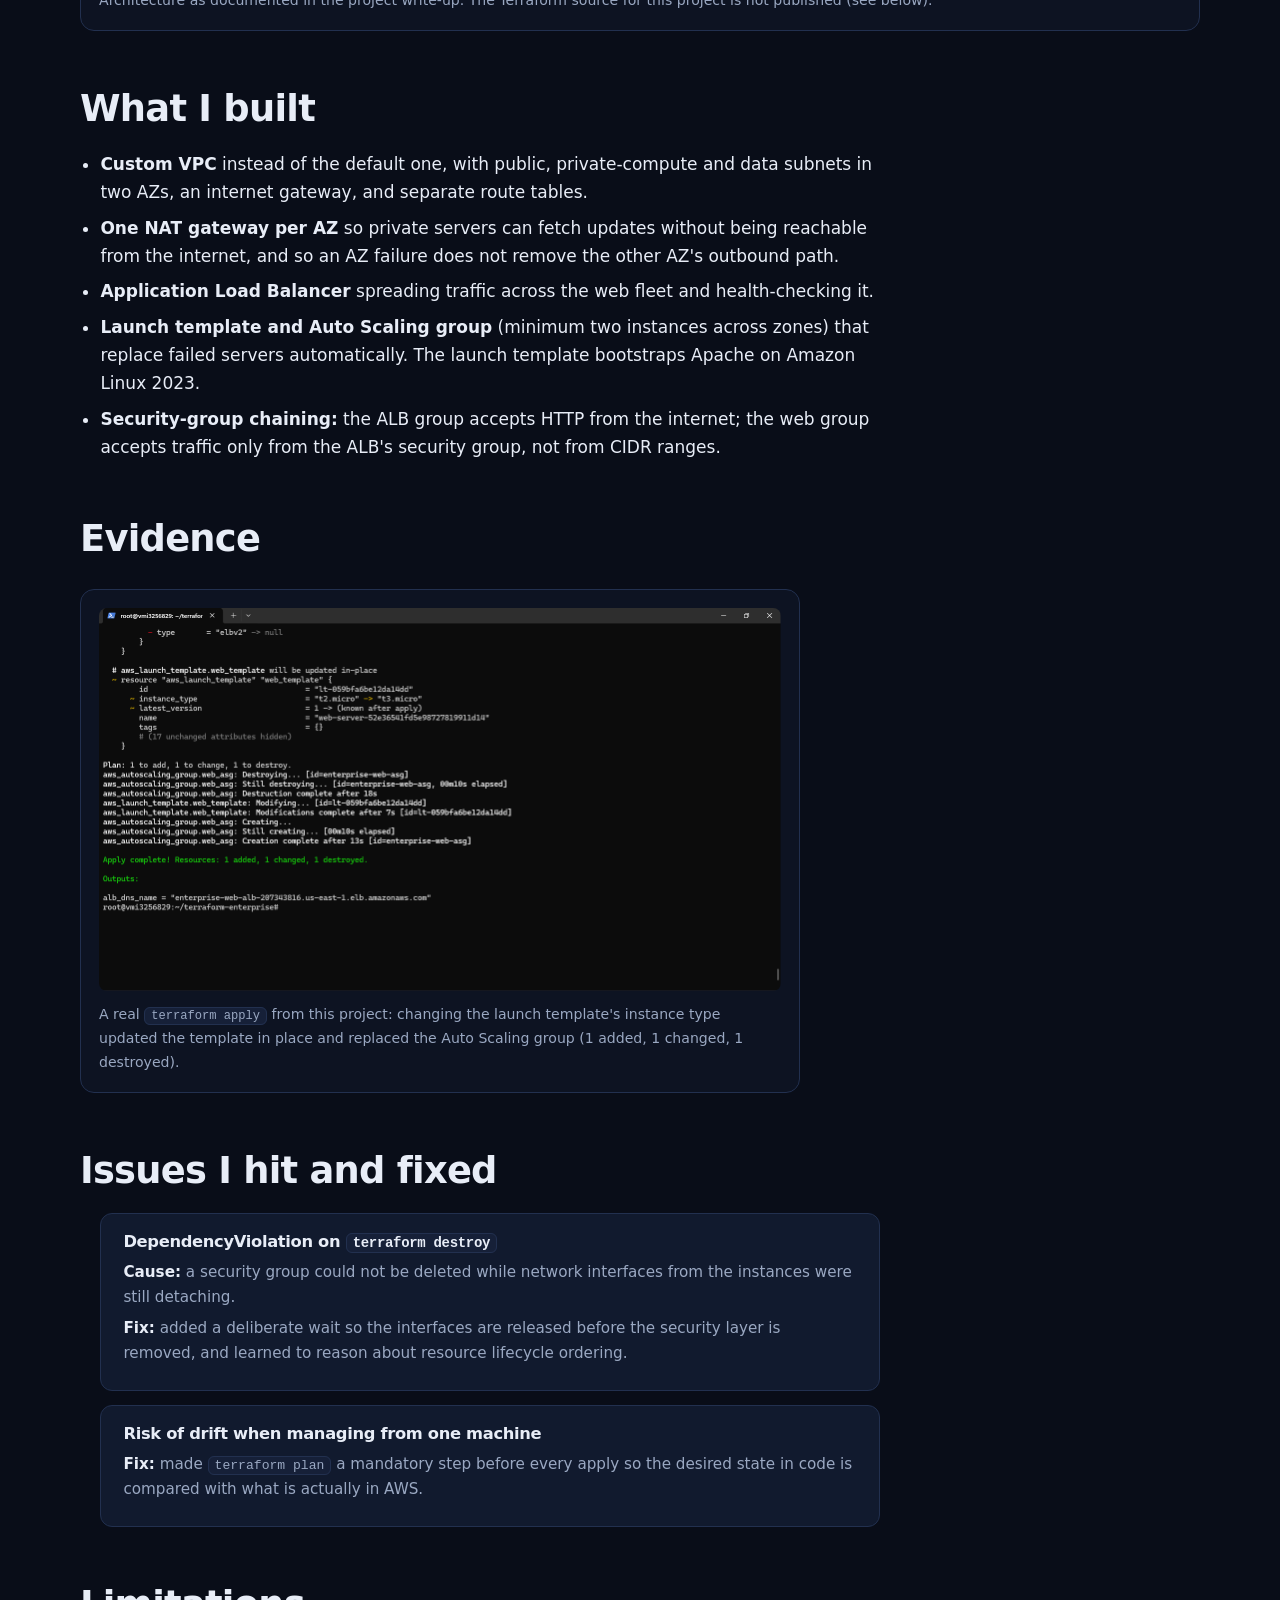
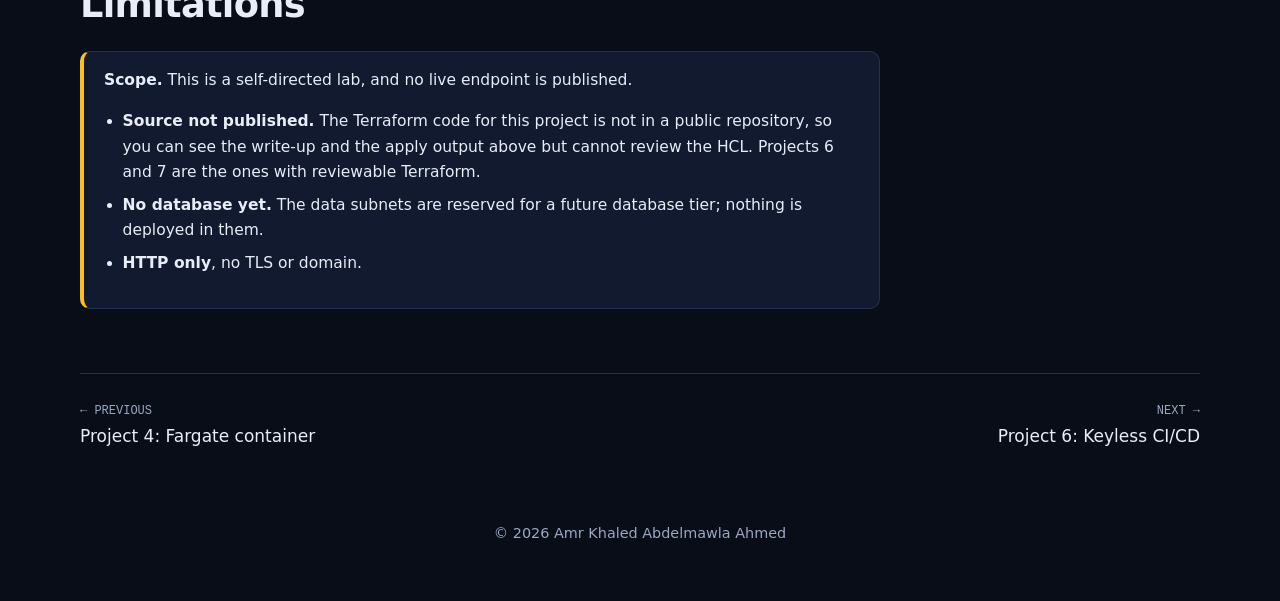
<file: projects/project-5.html>
<!doctype html>
<html lang="en">
<head>
<meta charset="utf-8">
<meta name="viewport" content="width=device-width, initial-scale=1">
<link rel="canonical" href="https://amr-khaled11.netlify.app/projects/project-5.html">
<meta property="og:url" content="https://amr-khaled11.netlify.app/projects/project-5.html">
<meta property="og:site_name" content="Amr Khaled">
<meta property="og:image" content="https://amr-khaled11.netlify.app/assets/img/portrait.jpg">
<meta name="twitter:card" content="summary">
<title>Project 5: Multi-AZ Web Tier with Terraform | Amr</title>
<meta name="description" content="Case study: a load-balanced, auto-scaled web tier across two Availability Zones on AWS, declared in Terraform, with private compute subnets, per-AZ NAT gateways and security-group chaining.">
<meta property="og:title" content="Project 5: Multi-AZ Web Tier with Terraform">
<meta property="og:type" content="article">
<meta name="theme-color" content="#090d18">
<link rel="stylesheet" href="../assets/css/style.css?v=7">
</head>
<body>
<div class="bismillah" lang="ar"><span>بسم الله الرحمن الرحيم</span></div>
<a class="skip" href="#main">Skip to content</a>
<header class="nav">
  <div class="container">
    <a class="brand" href="../index.html"><span class="logo">A</span> Amr Khaled</a>
    <button class="menu-btn" aria-expanded="false" aria-controls="nav-list">Menu</button>
    <nav aria-label="Primary">
      <ul id="nav-list">
        <li><a href="../index.html#work">Projects</a></li>
        <li><a href="../index.html#cert">Certification</a></li>
        <li><a href="../index.html#security">Security</a></li>
        <li><a href="../index.html#skills">Skills</a></li>
        <li><a href="../index.html#journey">Journey</a></li>
        <li><a class="btn small" href="https://github.com/officialhunter2007-netizen">GitHub</a></li>
      </ul>
    </nav>
  </div>
</header>

<main id="main" class="page container">
  <p class="crumbs"><a href="../index.html#work">Projects</a> / Project 05</p>
  <div class="page-hero">
    <h1>Multi-AZ web tier with Terraform</h1>
    <p class="lead">My first project fully written as code: a load-balanced, auto-scaled web tier across two Availability Zones, with servers kept in private subnets.</p>
    <ul class="tags"><li class="tag">Terraform</li><li class="tag">VPC</li><li class="tag">ALB</li><li class="tag">Auto Scaling</li><li class="tag">NAT gateway</li><li class="tag">Security groups</li></ul>
    <dl class="meta">
      <div><dt>Built</dt><dd>July 2026</dd></div>
      <div><dt>Region</dt><dd>us-east-1 (two AZs)</dd></div>
      <div><dt>Stack</dt><dd>Terraform, Amazon Linux 2023, Apache</dd></div>
      <div><dt>Write-up</dt><dd><a href="https://github.com/officialhunter2007-netizen/cloud-projects/blob/main/projects/Project%205.md">cloud-projects</a></dd></div>
    </dl>
  </div>

  <div class="prose">
    <h2>The problem</h2>
    <p>After building networks and servers by hand, I wanted an environment that survives the loss of a whole data centre and can be recreated from code instead of from memory: no public IPs on servers, no single point of failure in the web tier, and every change reviewable before it is applied.</p>

    <h2>Architecture</h2>
    <figure class="figure">
      <svg class="diagram" viewBox="0 0 900 500" role="img" aria-labelledby="d5t">
        <title id="d5t">Architecture of Project 5: an internet gateway feeds an Application Load Balancer in public subnets of two Availability Zones; web servers in an Auto Scaling group run in private subnets; each AZ has its own NAT gateway and a reserved data subnet.</title>
        <defs><marker id="ar" viewBox="0 0 10 10" refX="9" refY="5" markerWidth="7" markerHeight="7" orient="auto-start-reverse"><path d="M0 0L10 5L0 10z" fill="#5b72a8"/></marker></defs>
        <rect class="bx" x="390" y="8" width="120" height="38"/><text x="450" y="32" text-anchor="middle">Internet</text>
        <path class="ln" d="M450 46V62"/>
        <rect class="bx a" x="380" y="62" width="140" height="38"/><text x="450" y="86" text-anchor="middle">Internet gateway</text>
        <rect class="zone s" x="20" y="115" width="860" height="375"/><text class="z" x="34" y="135">VPC 10.0.0.0/16</text>
        <rect class="zone" x="40" y="145" width="400" height="335"/><text class="z" x="200" y="165">Availability Zone A</text>
        <rect class="zone" x="460" y="145" width="400" height="335"/><text class="z" x="620" y="165">Availability Zone B</text>

        <rect class="zone" x="55" y="175" width="370" height="85"/><text class="z" x="245" y="192">Public subnet</text>
        <rect class="bx a" x="70" y="202" width="150" height="46"/><text x="145" y="230" text-anchor="middle">ALB node</text>
        <rect class="bx" x="245" y="202" width="165" height="46"/><text x="327" y="230" text-anchor="middle">NAT gateway</text>
        <rect class="zone" x="475" y="175" width="370" height="85"/><text class="z" x="665" y="192">Public subnet</text>
        <rect class="bx a" x="490" y="202" width="150" height="46"/><text x="565" y="230" text-anchor="middle">ALB node</text>
        <rect class="bx" x="665" y="202" width="165" height="46"/><text x="747" y="230" text-anchor="middle">NAT gateway</text>

        <rect class="zone" x="55" y="285" width="370" height="95"/><text class="z" x="170" y="302">Private compute subnet</text>
        <rect class="bx g" x="70" y="312" width="340" height="56"/><text x="240" y="336" text-anchor="middle">Auto Scaling group · web server</text><text class="s" x="240" y="354" text-anchor="middle">Amazon Linux 2023 + Apache · no public IP</text>
        <rect class="zone" x="475" y="285" width="370" height="95"/><text class="z" x="590" y="302">Private compute subnet</text>
        <rect class="bx g" x="490" y="312" width="340" height="56"/><text x="660" y="336" text-anchor="middle">Auto Scaling group · web server</text><text class="s" x="660" y="354" text-anchor="middle">Amazon Linux 2023 + Apache · no public IP</text>

        <rect class="zone" x="55" y="400" width="370" height="65"/><text class="z" x="65" y="417">Data subnet (reserved)</text>
        <rect class="zone" x="475" y="400" width="370" height="65"/><text class="z" x="485" y="417">Data subnet (reserved)</text>

        <path class="ln" d="M380 81H145V202"/><path class="ln" d="M520 81H565V202"/>
        <path class="ln" d="M145 248V312"/><path class="ln" d="M565 248V312"/>
        <path class="ln d" d="M327 312V248"/><path class="ln d" d="M747 312V248"/>
        <text class="s" x="338" y="285">outbound</text><text class="s" x="758" y="285">outbound</text>
      </svg>
      <figcaption>Architecture as documented in the project write-up. The Terraform source for this project is not published (see below).</figcaption>
    </figure>

    <h2>What I built</h2>
    <ul>
      <li><b>Custom VPC</b> instead of the default one, with public, private-compute and data subnets in two AZs, an internet gateway, and separate route tables.</li>
      <li><b>One NAT gateway per AZ</b> so private servers can fetch updates without being reachable from the internet, and so an AZ failure does not remove the other AZ's outbound path.</li>
      <li><b>Application Load Balancer</b> spreading traffic across the web fleet and health-checking it.</li>
      <li><b>Launch template and Auto Scaling group</b> (minimum two instances across zones) that replace failed servers automatically. The launch template bootstraps Apache on Amazon Linux 2023.</li>
      <li><b>Security-group chaining:</b> the ALB group accepts HTTP from the internet; the web group accepts traffic only from the ALB's security group, not from CIDR ranges.</li>
    </ul>

    <h2>Evidence</h2>
    <figure class="figure narrow">
      <img src="../assets/img/p5-terraform-apply.png" width="1366" height="768" loading="lazy" alt="Terminal output of terraform apply: the launch template instance type changes from t2.micro to t3.micro, the Auto Scaling group is destroyed and recreated, and the apply finishes with 1 added, 1 changed, 1 destroyed, then prints the ALB DNS name.">
      <figcaption>A real <span class="inline-code">terraform apply</span> from this project: changing the launch template's instance type updated the template in place and replaced the Auto Scaling group (1 added, 1 changed, 1 destroyed).</figcaption>
    </figure>

    <h2>Issues I hit and fixed</h2>
    <ul class="issues">
      <li><h3>DependencyViolation on <span class="inline-code">terraform destroy</span></h3><p><b>Cause:</b> a security group could not be deleted while network interfaces from the instances were still detaching.</p><p><b>Fix:</b> added a deliberate wait so the interfaces are released before the security layer is removed, and learned to reason about resource lifecycle ordering.</p></li>
      <li><h3>Risk of drift when managing from one machine</h3><p><b>Fix:</b> made <span class="inline-code">terraform plan</span> a mandatory step before every apply so the desired state in code is compared with what is actually in AWS.</p></li>
    </ul>

    <h2>Limitations</h2>
    <div class="callout warn">
      <p><b>Scope.</b> This is a self-directed lab, and no live endpoint is published.</p>
      <ul>
        <li><b>Source not published.</b> The Terraform code for this project is not in a public repository, so you can see the write-up and the apply output above but cannot review the HCL. Projects 6 and 7 are the ones with reviewable Terraform.</li>
        <li><b>No database yet.</b> The data subnets are reserved for a future database tier; nothing is deployed in them.</li>
        <li><b>HTTP only</b>, no TLS or domain.</li>
      </ul>
    </div>
  </div>

  <nav class="pager" aria-label="Project navigation">
    <a href="project-4.html"><small>← PREVIOUS</small>Project 4: Fargate container</a>
    <a href="project-6.html" style="text-align:right"><small>NEXT →</small>Project 6: Keyless CI/CD</a>
  </nav>
</main>

<footer class="container">© <span id="year">2026</span> Amr Khaled Abdelmawla Ahmed</footer>
<script src="../assets/js/main.js?v=7"></script>
</body>
</html>
</file>
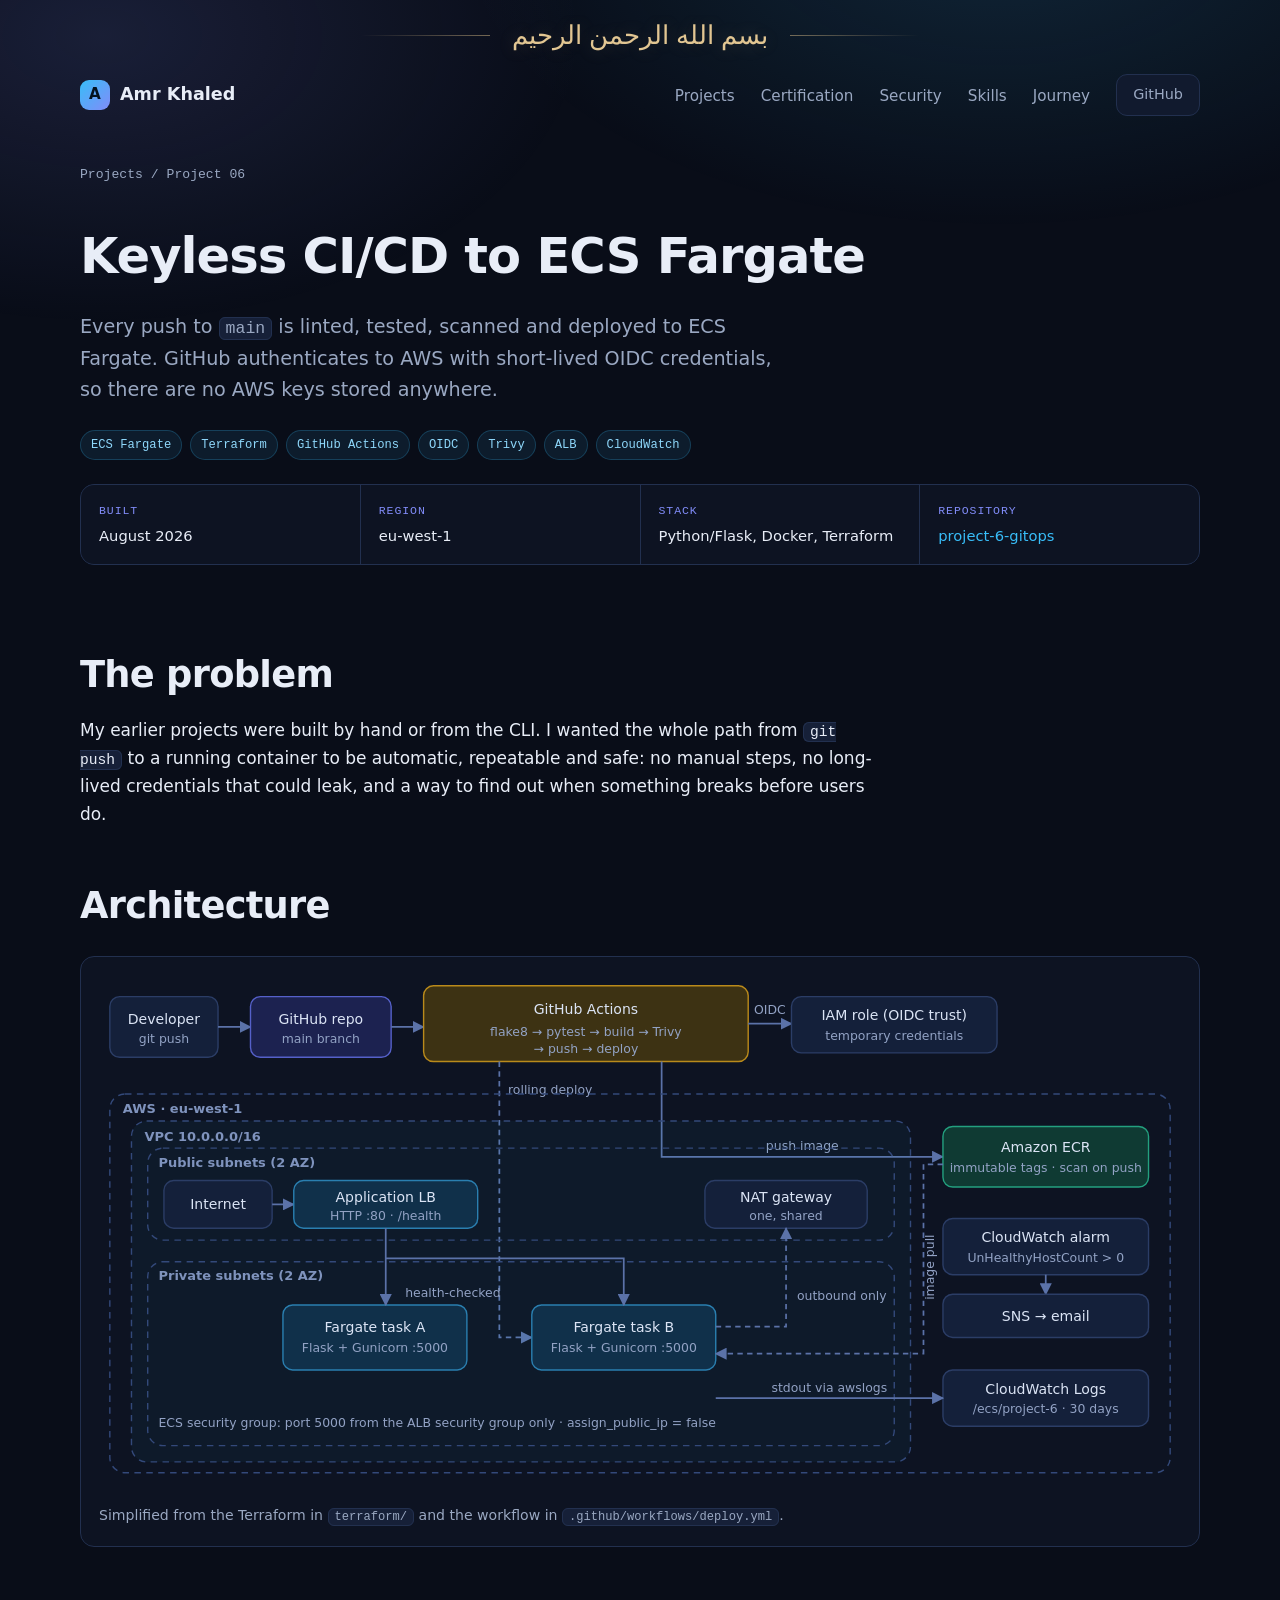
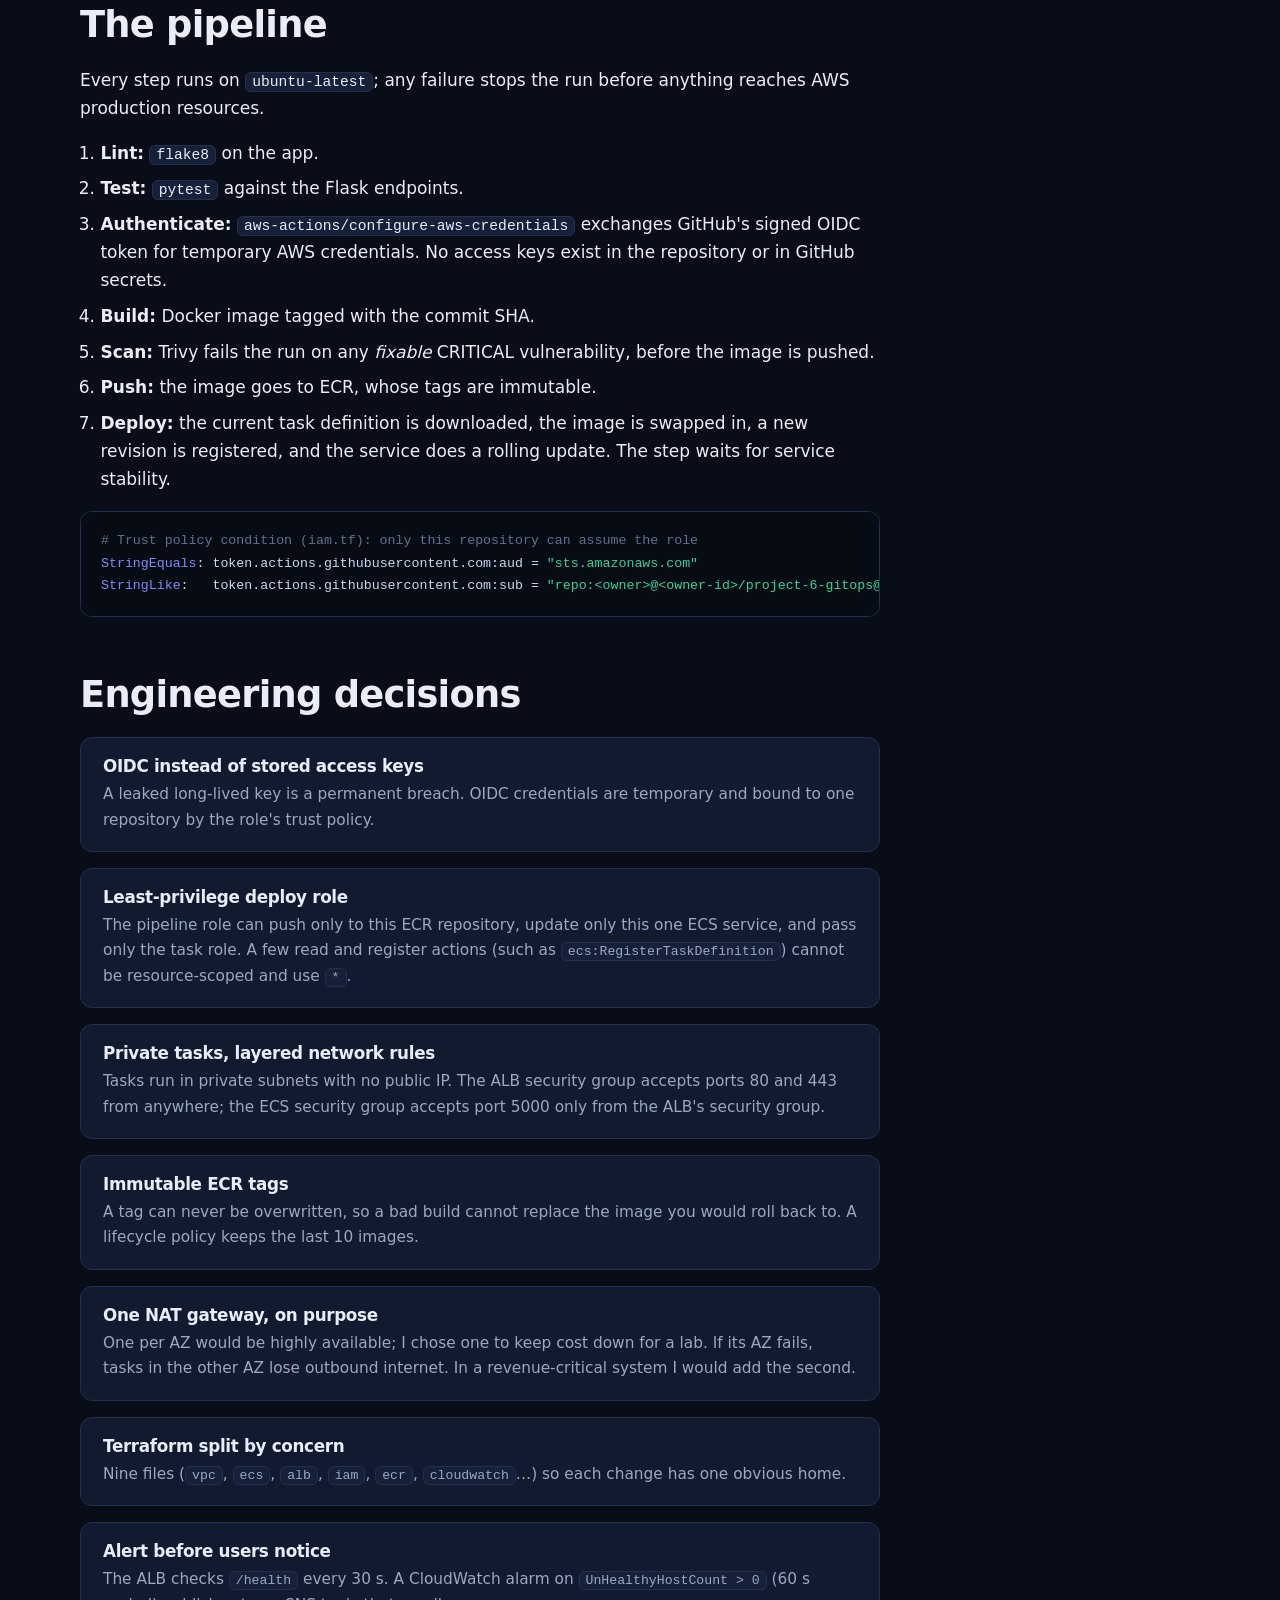
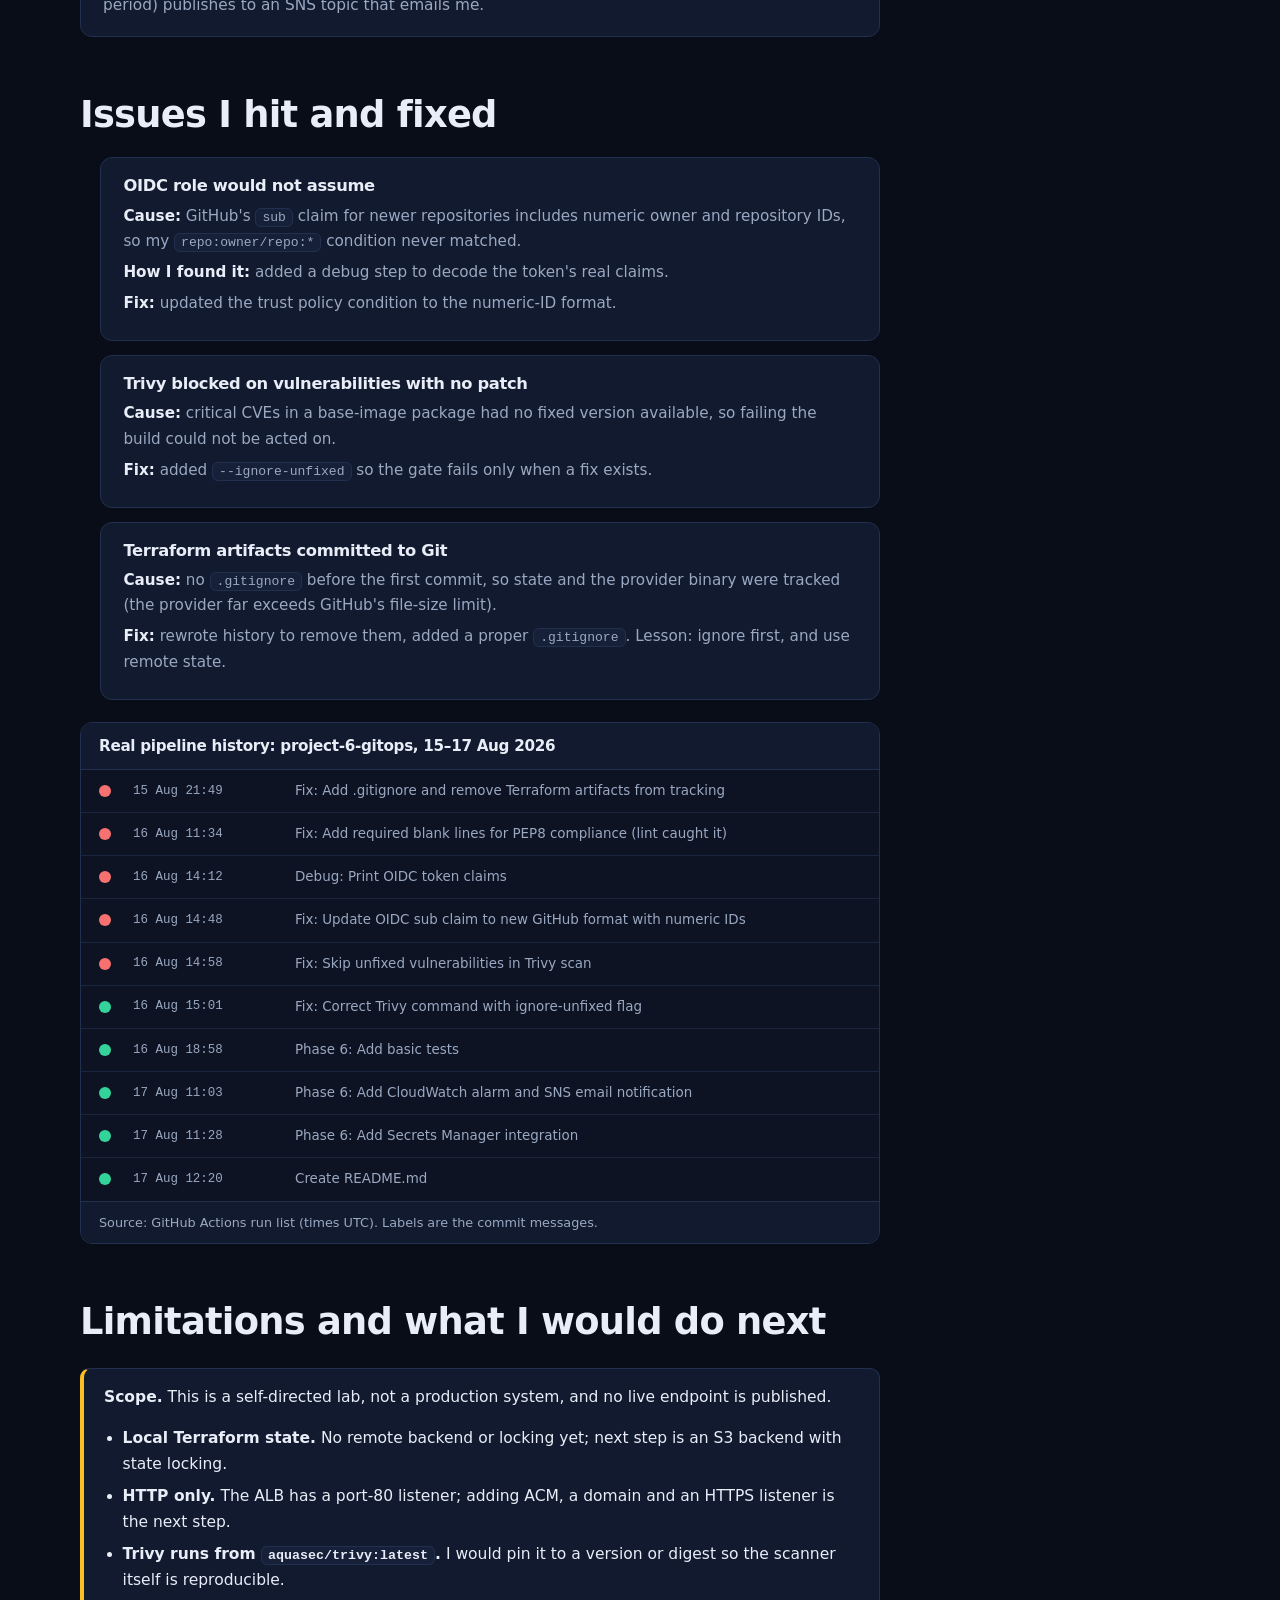
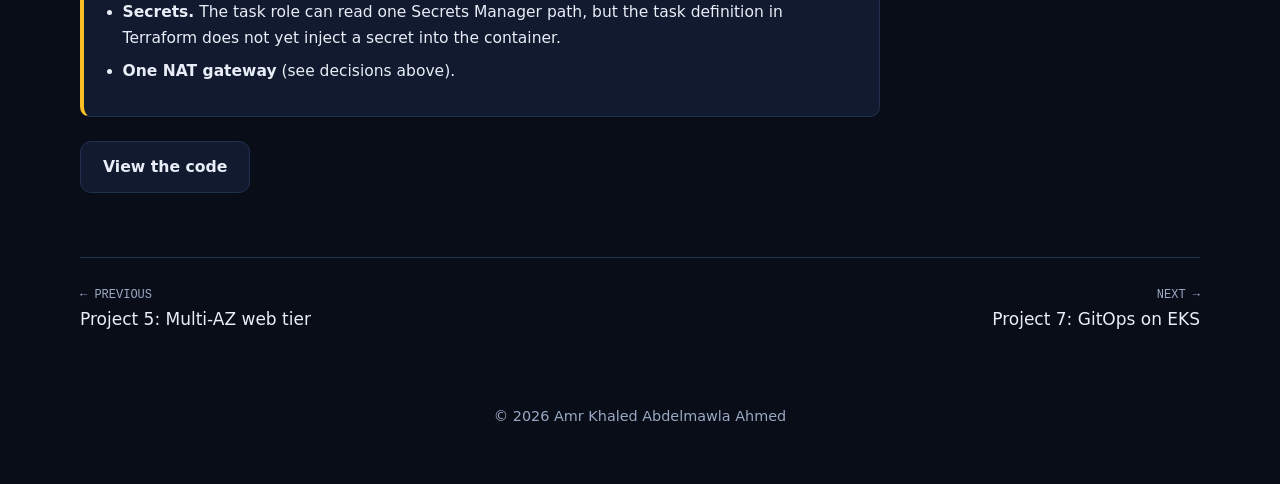
<file: projects/project-6.html>
<!doctype html>
<html lang="en">
<head>
<meta charset="utf-8">
<meta name="viewport" content="width=device-width, initial-scale=1">
<link rel="canonical" href="https://amr-khaled11.netlify.app/projects/project-6.html">
<meta property="og:url" content="https://amr-khaled11.netlify.app/projects/project-6.html">
<meta property="og:site_name" content="Amr Khaled">
<meta property="og:image" content="https://amr-khaled11.netlify.app/assets/img/portrait.jpg">
<meta name="twitter:card" content="summary">
<title>Project 6: Keyless CI/CD to ECS Fargate with Terraform | Amr</title>
<meta name="description" content="Case study: GitHub Actions pipeline using OIDC (no stored AWS keys) that lints, tests, scans and deploys a Flask container to ECS Fargate behind an ALB. All infrastructure in Terraform, with CloudWatch alarm and SNS email.">
<meta property="og:title" content="Project 6: Keyless CI/CD to ECS Fargate with Terraform">
<meta property="og:type" content="article">
<meta name="theme-color" content="#090d18">
<link rel="stylesheet" href="../assets/css/style.css?v=7">
</head>
<body>
<div class="bismillah" lang="ar"><span>بسم الله الرحمن الرحيم</span></div>
<a class="skip" href="#main">Skip to content</a>
<header class="nav">
  <div class="container">
    <a class="brand" href="../index.html"><span class="logo">A</span> Amr Khaled</a>
    <button class="menu-btn" aria-expanded="false" aria-controls="nav-list">Menu</button>
    <nav aria-label="Primary">
      <ul id="nav-list">
        <li><a href="../index.html#work">Projects</a></li>
        <li><a href="../index.html#cert">Certification</a></li>
        <li><a href="../index.html#security">Security</a></li>
        <li><a href="../index.html#skills">Skills</a></li>
        <li><a href="../index.html#journey">Journey</a></li>
        <li><a class="btn small" href="https://github.com/officialhunter2007-netizen">GitHub</a></li>
      </ul>
    </nav>
  </div>
</header>

<main id="main" class="page container">
  <p class="crumbs"><a href="../index.html#work">Projects</a> / Project 06</p>
  <div class="page-hero">
    <h1>Keyless CI/CD to ECS Fargate</h1>
    <p class="lead">Every push to <span class="inline-code">main</span> is linted, tested, scanned and deployed to ECS Fargate. GitHub authenticates to AWS with short-lived OIDC credentials, so there are no AWS keys stored anywhere.</p>
    <ul class="tags"><li class="tag">ECS Fargate</li><li class="tag">Terraform</li><li class="tag">GitHub Actions</li><li class="tag">OIDC</li><li class="tag">Trivy</li><li class="tag">ALB</li><li class="tag">CloudWatch</li></ul>
    <dl class="meta">
      <div><dt>Built</dt><dd>August 2026</dd></div>
      <div><dt>Region</dt><dd>eu-west-1</dd></div>
      <div><dt>Stack</dt><dd>Python/Flask, Docker, Terraform</dd></div>
      <div><dt>Repository</dt><dd><a href="https://github.com/officialhunter2007-netizen/project-6-gitops">project-6-gitops</a></dd></div>
    </dl>
  </div>

  <div class="prose">
    <h2>The problem</h2>
    <p>My earlier projects were built by hand or from the CLI. I wanted the whole path from <span class="inline-code">git push</span> to a running container to be automatic, repeatable and safe: no manual steps, no long-lived credentials that could leak, and a way to find out when something breaks before users do.</p>

    <h2>Architecture</h2>
    <figure class="figure">
      <svg class="diagram" viewBox="0 0 1000 470" role="img" aria-labelledby="d6t">
        <title id="d6t">Architecture of Project 6: GitHub Actions authenticates to AWS with OIDC, pushes an image to ECR and deploys to ECS Fargate tasks in private subnets behind a public Application Load Balancer, with CloudWatch logs and an alarm that notifies through SNS email.</title>
        <defs><marker id="ar" viewBox="0 0 10 10" refX="9" refY="5" markerWidth="7" markerHeight="7" orient="auto-start-reverse"><path d="M0 0L10 5L0 10z" fill="#5b72a8"/></marker></defs>
        <rect class="bx" x="10" y="20" width="100" height="56"/><text x="60" y="45" text-anchor="middle">Developer</text><text class="s" x="60" y="63" text-anchor="middle">git push</text>
        <path class="ln" d="M110 48H140"/>
        <rect class="bx b" x="140" y="20" width="130" height="56"/><text x="205" y="45" text-anchor="middle">GitHub repo</text><text class="s" x="205" y="63" text-anchor="middle">main branch</text>
        <path class="ln" d="M270 48H300"/>
        <rect class="bx w" x="300" y="10" width="300" height="70"/><text x="450" y="36" text-anchor="middle">GitHub Actions</text><text class="s" x="450" y="56" text-anchor="middle">flake8 → pytest → build → Trivy</text><text class="s" x="450" y="72" text-anchor="middle">→ push → deploy</text>
        <path class="ln" d="M600 45H640"/><text class="s" x="620" y="36" text-anchor="middle">OIDC</text>
        <rect class="bx" x="640" y="20" width="190" height="52"/><text x="735" y="42" text-anchor="middle">IAM role (OIDC trust)</text><text class="s" x="735" y="60" text-anchor="middle">temporary credentials</text>
        <path class="ln" d="M520 80V168H780"/><text class="s" x="650" y="162" text-anchor="middle">push image</text>
        <path class="ln d" d="M370 80V335H400"/><text class="s" x="378" y="110">rolling deploy</text>

        <rect class="zone" x="10" y="110" width="980" height="350"/><text class="z" x="22" y="128">AWS · eu-west-1</text>
        <rect class="zone s" x="30" y="135" width="720" height="315"/><text class="z" x="42" y="153">VPC 10.0.0.0/16</text>
        <rect class="zone" x="45" y="160" width="690" height="85"/><text class="z" x="55" y="177">Public subnets (2 AZ)</text>
        <rect class="bx" x="60" y="190" width="100" height="44"/><text x="110" y="216" text-anchor="middle">Internet</text>
        <path class="ln" d="M160 212H180"/>
        <rect class="bx a" x="180" y="190" width="170" height="44"/><text x="265" y="210" text-anchor="middle">Application LB</text><text class="s" x="265" y="226" text-anchor="middle">HTTP :80 · /health</text>
        <rect class="bx" x="560" y="190" width="150" height="44"/><text x="635" y="210" text-anchor="middle">NAT gateway</text><text class="s" x="635" y="226" text-anchor="middle">one, shared</text>
        <rect class="zone" x="45" y="265" width="690" height="170"/><text class="z" x="55" y="282">Private subnets (2 AZ)</text>
        <rect class="bx a" x="170" y="305" width="170" height="60"/><text x="255" y="330" text-anchor="middle">Fargate task A</text><text class="s" x="255" y="348" text-anchor="middle">Flask + Gunicorn :5000</text>
        <rect class="bx a" x="400" y="305" width="170" height="60"/><text x="485" y="330" text-anchor="middle">Fargate task B</text><text class="s" x="485" y="348" text-anchor="middle">Flask + Gunicorn :5000</text>
        <text class="s" x="55" y="418">ECS security group: port 5000 from the ALB security group only · assign_public_ip = false</text>
        <path class="ln" d="M265 234V305"/><path class="ln" d="M265 262H485V305"/><text class="s" x="283" y="298">health-checked</text>
        <path class="ln d" d="M570 325H635V234"/><text class="s" x="645" y="300">outbound only</text>

        <rect class="bx g" x="780" y="140" width="190" height="56"/><text x="875" y="164" text-anchor="middle">Amazon ECR</text><text class="s" x="875" y="182" text-anchor="middle">immutable tags · scan on push</text>
        <path class="ln d" d="M780 175H762V350H570"/><text class="s" x="772" y="270" transform="rotate(-90 772 270)" text-anchor="middle">image pull</text>
        <rect class="bx" x="780" y="225" width="190" height="52"/><text x="875" y="247" text-anchor="middle">CloudWatch alarm</text><text class="s" x="875" y="265" text-anchor="middle">UnHealthyHostCount &gt; 0</text>
        <path class="ln" d="M875 277V295"/>
        <rect class="bx" x="780" y="295" width="190" height="40"/><text x="875" y="320" text-anchor="middle">SNS → email</text>
        <rect class="bx" x="780" y="365" width="190" height="52"/><text x="875" y="387" text-anchor="middle">CloudWatch Logs</text><text class="s" x="875" y="405" text-anchor="middle">/ecs/project-6 · 30 days</text>
        <path class="ln" d="M570 391H780"/><text class="s" x="675" y="385" text-anchor="middle">stdout via awslogs</text>
      </svg>
      <figcaption>Simplified from the Terraform in <span class="inline-code">terraform/</span> and the workflow in <span class="inline-code">.github/workflows/deploy.yml</span>.</figcaption>
    </figure>

    <h2>The pipeline</h2>
    <p>Every step runs on <span class="inline-code">ubuntu-latest</span>; any failure stops the run before anything reaches AWS production resources.</p>
    <ol>
      <li><b>Lint:</b> <span class="inline-code">flake8</span> on the app.</li>
      <li><b>Test:</b> <span class="inline-code">pytest</span> against the Flask endpoints.</li>
      <li><b>Authenticate:</b> <span class="inline-code">aws-actions/configure-aws-credentials</span> exchanges GitHub's signed OIDC token for temporary AWS credentials. No access keys exist in the repository or in GitHub secrets.</li>
      <li><b>Build:</b> Docker image tagged with the commit SHA.</li>
      <li><b>Scan:</b> Trivy fails the run on any <em>fixable</em> CRITICAL vulnerability, before the image is pushed.</li>
      <li><b>Push:</b> the image goes to ECR, whose tags are immutable.</li>
      <li><b>Deploy:</b> the current task definition is downloaded, the image is swapped in, a new revision is registered, and the service does a rolling update. The step waits for service stability.</li>
    </ol>
<pre class="code"><span class="c"># Trust policy condition (iam.tf): only this repository can assume the role</span>
<span class="k">StringEquals</span>: token.actions.githubusercontent.com:aud = <span class="s">"sts.amazonaws.com"</span>
<span class="k">StringLike</span>:   token.actions.githubusercontent.com:sub = <span class="s">"repo:&lt;owner&gt;@&lt;owner-id&gt;/project-6-gitops@&lt;repo-id&gt;:*"</span></pre>

    <h2>Engineering decisions</h2>
    <div class="decisions">
      <div class="decision"><h3>OIDC instead of stored access keys</h3><p>A leaked long-lived key is a permanent breach. OIDC credentials are temporary and bound to one repository by the role's trust policy.</p></div>
      <div class="decision"><h3>Least-privilege deploy role</h3><p>The pipeline role can push only to this ECR repository, update only this one ECS service, and pass only the task role. A few read and register actions (such as <span class="inline-code">ecs:RegisterTaskDefinition</span>) cannot be resource-scoped and use <span class="inline-code">*</span>.</p></div>
      <div class="decision"><h3>Private tasks, layered network rules</h3><p>Tasks run in private subnets with no public IP. The ALB security group accepts ports 80 and 443 from anywhere; the ECS security group accepts port 5000 only from the ALB's security group.</p></div>
      <div class="decision"><h3>Immutable ECR tags</h3><p>A tag can never be overwritten, so a bad build cannot replace the image you would roll back to. A lifecycle policy keeps the last 10 images.</p></div>
      <div class="decision"><h3>One NAT gateway, on purpose</h3><p>One per AZ would be highly available; I chose one to keep cost down for a lab. If its AZ fails, tasks in the other AZ lose outbound internet. In a revenue-critical system I would add the second.</p></div>
      <div class="decision"><h3>Terraform split by concern</h3><p>Nine files (<span class="inline-code">vpc</span>, <span class="inline-code">ecs</span>, <span class="inline-code">alb</span>, <span class="inline-code">iam</span>, <span class="inline-code">ecr</span>, <span class="inline-code">cloudwatch</span>…) so each change has one obvious home.</p></div>
      <div class="decision"><h3>Alert before users notice</h3><p>The ALB checks <span class="inline-code">/health</span> every 30 s. A CloudWatch alarm on <span class="inline-code">UnHealthyHostCount &gt; 0</span> (60 s period) publishes to an SNS topic that emails me.</p></div>
    </div>

    <h2>Issues I hit and fixed</h2>
    <ul class="issues">
      <li><h3>OIDC role would not assume</h3><p><b>Cause:</b> GitHub's <span class="inline-code">sub</span> claim for newer repositories includes numeric owner and repository IDs, so my <span class="inline-code">repo:owner/repo:*</span> condition never matched.</p><p><b>How I found it:</b> added a debug step to decode the token's real claims.</p><p><b>Fix:</b> updated the trust policy condition to the numeric-ID format.</p></li>
      <li><h3>Trivy blocked on vulnerabilities with no patch</h3><p><b>Cause:</b> critical CVEs in a base-image package had no fixed version available, so failing the build could not be acted on.</p><p><b>Fix:</b> added <span class="inline-code">--ignore-unfixed</span> so the gate fails only when a fix exists.</p></li>
      <li><h3>Terraform artifacts committed to Git</h3><p><b>Cause:</b> no <span class="inline-code">.gitignore</span> before the first commit, so state and the provider binary were tracked (the provider far exceeds GitHub's file-size limit).</p><p><b>Fix:</b> rewrote history to remove them, added a proper <span class="inline-code">.gitignore</span>. Lesson: ignore first, and use remote state.</p></li>
    </ul>

    <div class="ci">
      <h3>Real pipeline history: project-6-gitops, 15–17 Aug 2026</h3>
      <ol>
        <li class="fail"><span class="dot"></span><time>15 Aug 21:49</time><span class="note">Fix: Add .gitignore and remove Terraform artifacts from tracking</span></li>
        <li class="fail"><span class="dot"></span><time>16 Aug 11:34</time><span class="note">Fix: Add required blank lines for PEP8 compliance (lint caught it)</span></li>
        <li class="fail"><span class="dot"></span><time>16 Aug 14:12</time><span class="note">Debug: Print OIDC token claims</span></li>
        <li class="fail"><span class="dot"></span><time>16 Aug 14:48</time><span class="note">Fix: Update OIDC sub claim to new GitHub format with numeric IDs</span></li>
        <li class="fail"><span class="dot"></span><time>16 Aug 14:58</time><span class="note">Fix: Skip unfixed vulnerabilities in Trivy scan</span></li>
        <li class="pass"><span class="dot"></span><time>16 Aug 15:01</time><span class="note">Fix: Correct Trivy command with ignore-unfixed flag</span></li>
        <li class="pass"><span class="dot"></span><time>16 Aug 18:58</time><span class="note">Phase 6: Add basic tests</span></li>
        <li class="pass"><span class="dot"></span><time>17 Aug 11:03</time><span class="note">Phase 6: Add CloudWatch alarm and SNS email notification</span></li>
        <li class="pass"><span class="dot"></span><time>17 Aug 11:28</time><span class="note">Phase 6: Add Secrets Manager integration</span></li>
        <li class="pass"><span class="dot"></span><time>17 Aug 12:20</time><span class="note">Create README.md</span></li>
      </ol>
      <p class="src">Source: GitHub Actions run list (times UTC). Labels are the commit messages.</p>
    </div>

    <h2>Limitations and what I would do next</h2>
    <div class="callout warn">
      <p><b>Scope.</b> This is a self-directed lab, not a production system, and no live endpoint is published.</p>
      <ul>
        <li><b>Local Terraform state.</b> No remote backend or locking yet; next step is an S3 backend with state locking.</li>
        <li><b>HTTP only.</b> The ALB has a port-80 listener; adding ACM, a domain and an HTTPS listener is the next step.</li>
        <li><b>Trivy runs from <span class="inline-code">aquasec/trivy:latest</span>.</b> I would pin it to a version or digest so the scanner itself is reproducible.</li>
        <li><b>Secrets.</b> The task role can read one Secrets Manager path, but the task definition in Terraform does not yet inject a secret into the container.</li>
        <li><b>One NAT gateway</b> (see decisions above).</li>
      </ul>
    </div>

    <p><a class="btn" href="https://github.com/officialhunter2007-netizen/project-6-gitops">View the code</a></p>
  </div>

  <nav class="pager" aria-label="Project navigation">
    <a href="project-5.html"><small>← PREVIOUS</small>Project 5: Multi-AZ web tier</a>
    <a href="project-7.html" style="text-align:right"><small>NEXT →</small>Project 7: GitOps on EKS</a>
  </nav>
</main>

<footer class="container">© <span id="year">2026</span> Amr Khaled Abdelmawla Ahmed</footer>
<script src="../assets/js/main.js?v=7"></script>
</body>
</html>
</file>
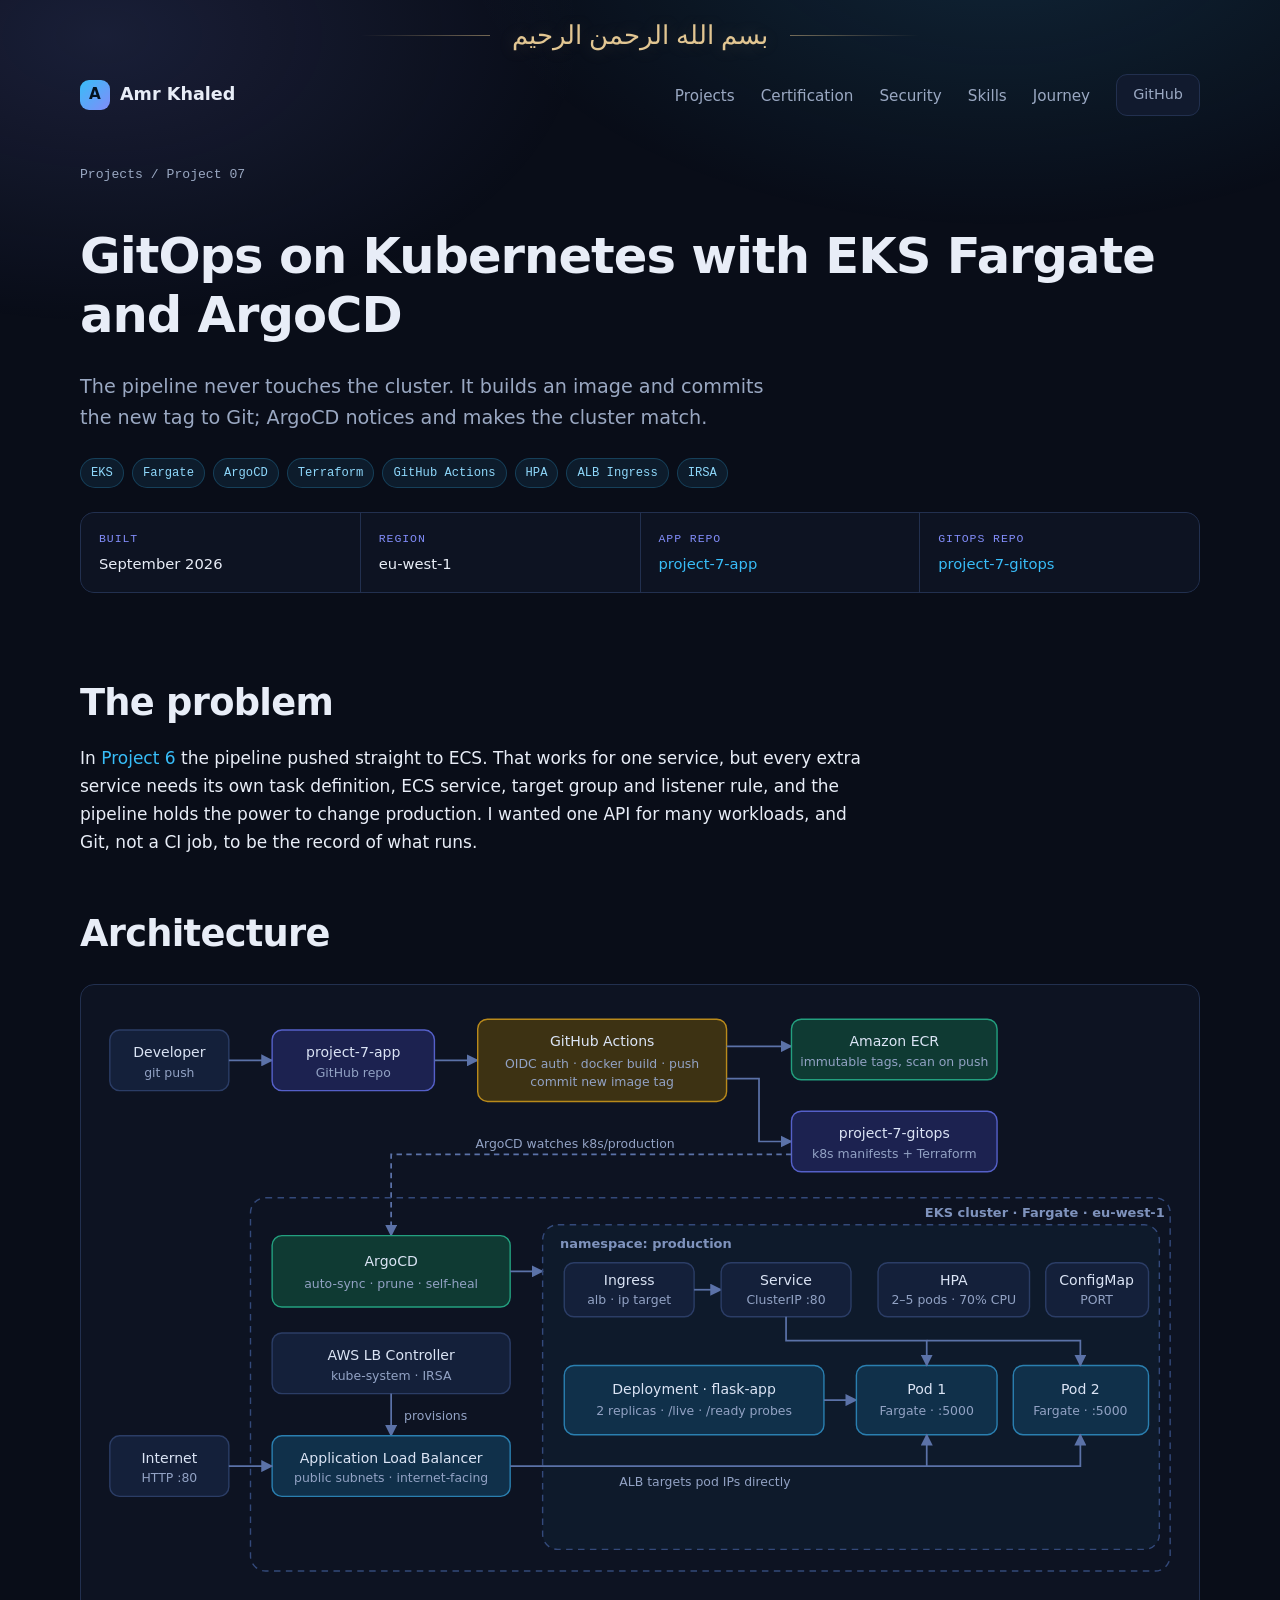
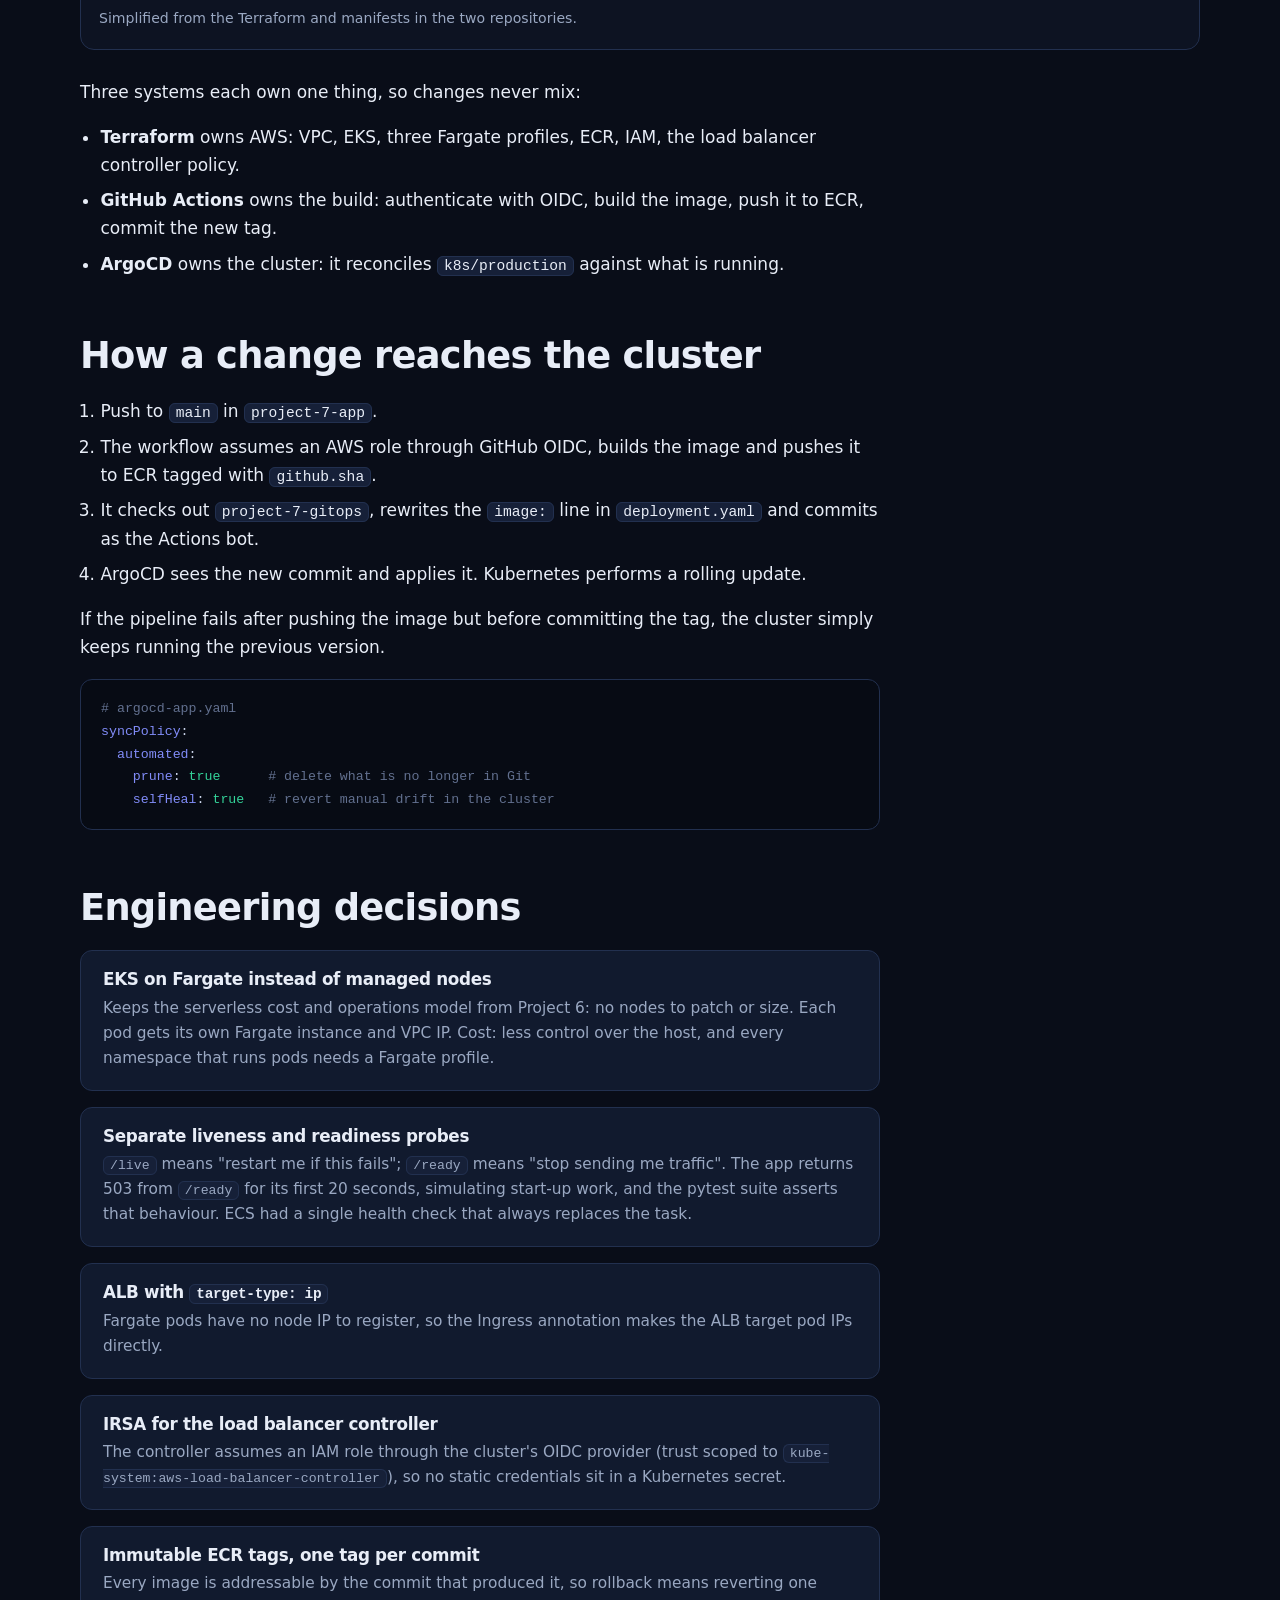
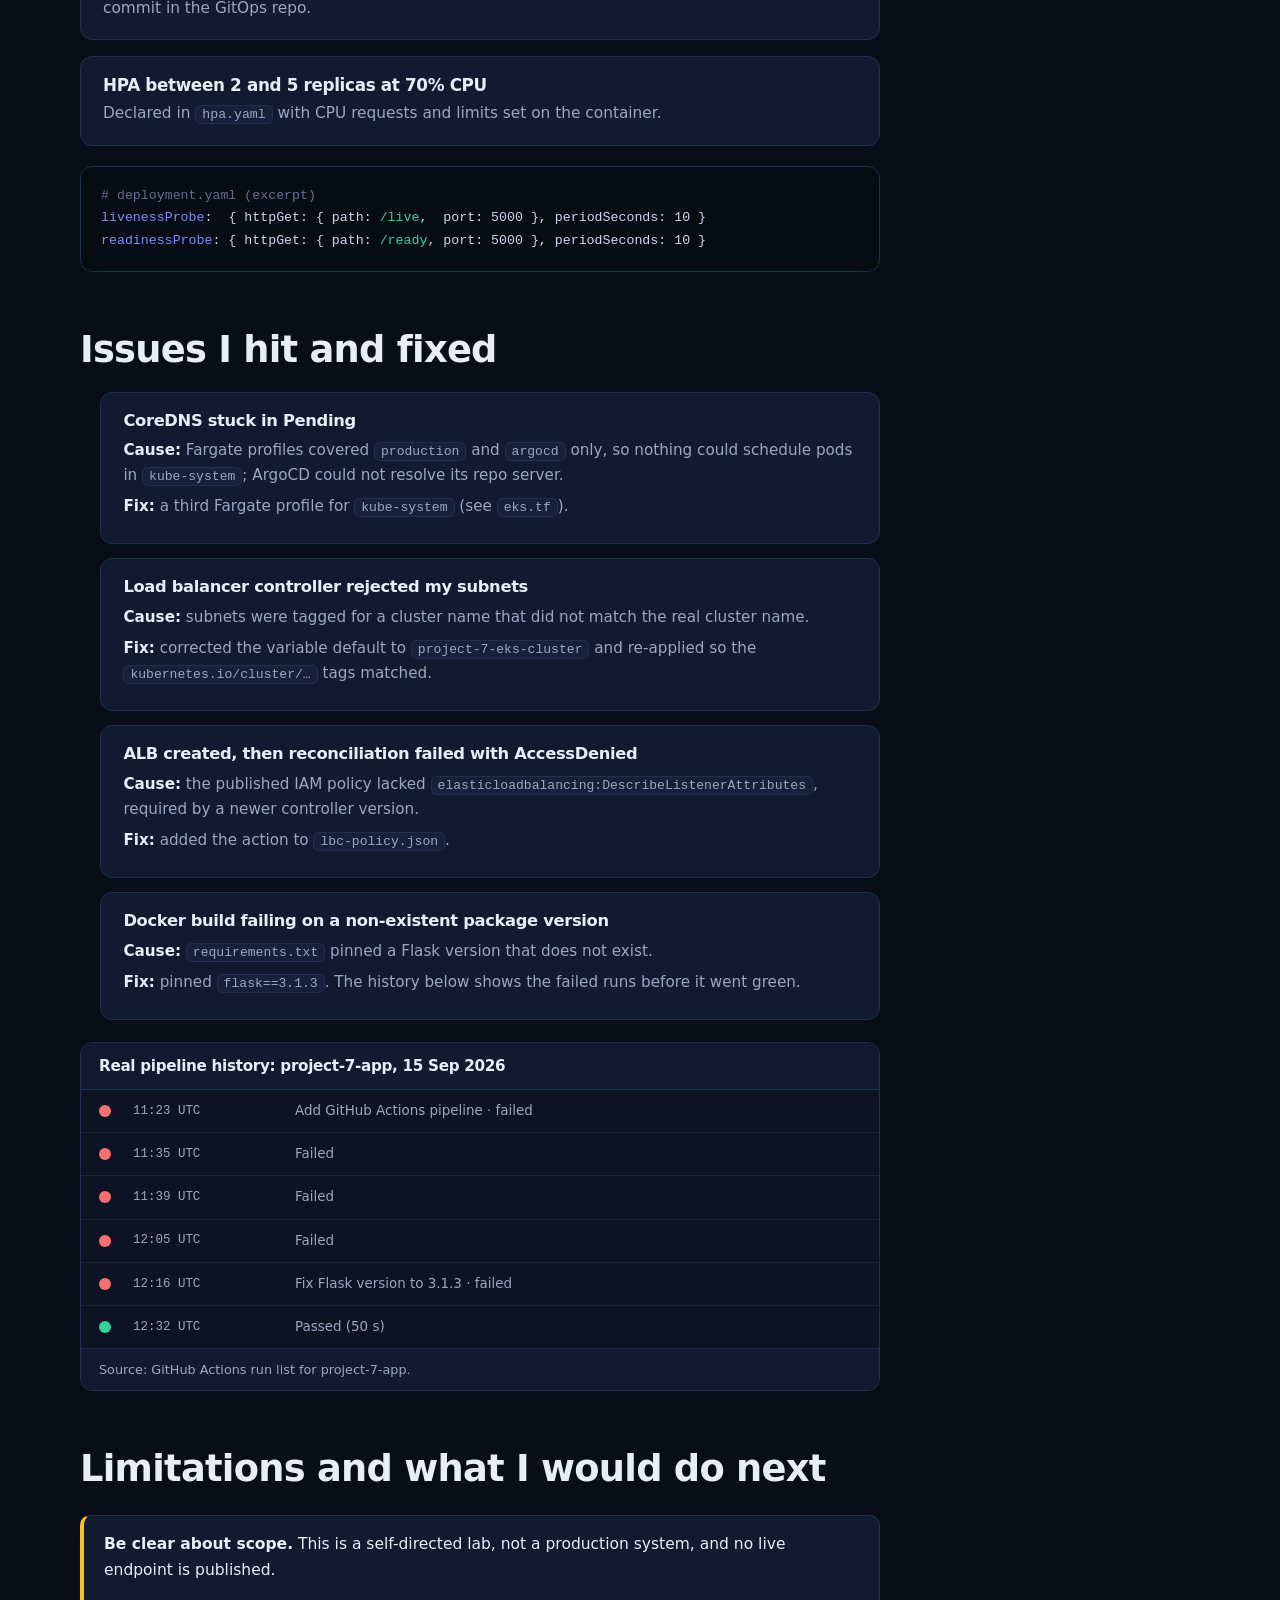
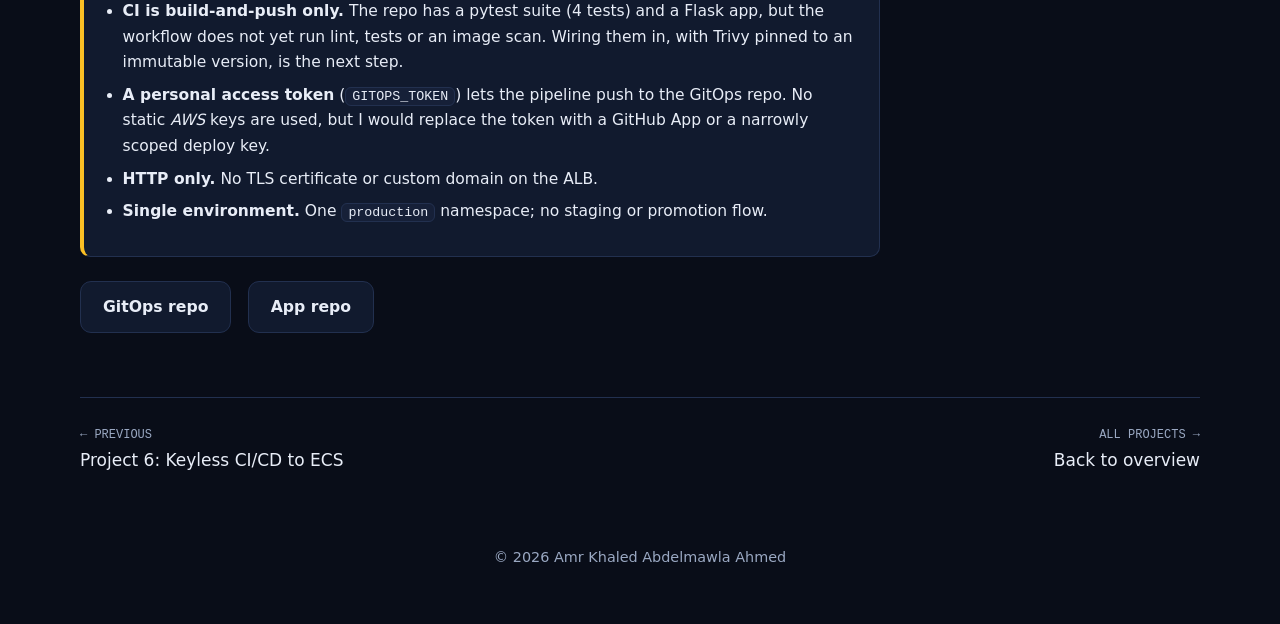
<file: projects/project-7.html>
<!doctype html>
<html lang="en">
<head>
<meta charset="utf-8">
<meta name="viewport" content="width=device-width, initial-scale=1">
<link rel="canonical" href="https://amr-khaled11.netlify.app/projects/project-7.html">
<meta property="og:url" content="https://amr-khaled11.netlify.app/projects/project-7.html">
<meta property="og:site_name" content="Amr Khaled">
<meta property="og:image" content="https://amr-khaled11.netlify.app/assets/img/portrait.jpg">
<meta name="twitter:card" content="summary">
<title>Project 7: GitOps on Kubernetes with EKS Fargate and ArgoCD | Amr</title>
<meta name="description" content="Case study: a two-repo GitOps pipeline on AWS. GitHub Actions pushes images to ECR and commits the new tag; ArgoCD syncs an EKS Fargate cluster. Terraform, HPA, ALB Ingress, IRSA.">
<meta property="og:title" content="Project 7: GitOps on Kubernetes with EKS Fargate and ArgoCD">
<meta property="og:type" content="article">
<meta name="theme-color" content="#090d18">
<link rel="stylesheet" href="../assets/css/style.css?v=7">
</head>
<body>
<div class="bismillah" lang="ar"><span>بسم الله الرحمن الرحيم</span></div>
<a class="skip" href="#main">Skip to content</a>
<header class="nav">
  <div class="container">
    <a class="brand" href="../index.html"><span class="logo">A</span> Amr Khaled</a>
    <button class="menu-btn" aria-expanded="false" aria-controls="nav-list">Menu</button>
    <nav aria-label="Primary">
      <ul id="nav-list">
        <li><a href="../index.html#work">Projects</a></li>
        <li><a href="../index.html#cert">Certification</a></li>
        <li><a href="../index.html#security">Security</a></li>
        <li><a href="../index.html#skills">Skills</a></li>
        <li><a href="../index.html#journey">Journey</a></li>
        <li><a class="btn small" href="https://github.com/officialhunter2007-netizen">GitHub</a></li>
      </ul>
    </nav>
  </div>
</header>

<main id="main" class="page container">
  <p class="crumbs"><a href="../index.html#work">Projects</a> / Project 07</p>
  <div class="page-hero">
    <h1>GitOps on Kubernetes with EKS Fargate and ArgoCD</h1>
    <p class="lead">The pipeline never touches the cluster. It builds an image and commits the new tag to Git; ArgoCD notices and makes the cluster match.</p>
    <ul class="tags"><li class="tag">EKS</li><li class="tag">Fargate</li><li class="tag">ArgoCD</li><li class="tag">Terraform</li><li class="tag">GitHub Actions</li><li class="tag">HPA</li><li class="tag">ALB Ingress</li><li class="tag">IRSA</li></ul>
    <dl class="meta">
      <div><dt>Built</dt><dd>September 2026</dd></div>
      <div><dt>Region</dt><dd>eu-west-1</dd></div>
      <div><dt>App repo</dt><dd><a href="https://github.com/officialhunter2007-netizen/project-7-app">project-7-app</a></dd></div>
      <div><dt>GitOps repo</dt><dd><a href="https://github.com/officialhunter2007-netizen/project-7-gitops">project-7-gitops</a></dd></div>
    </dl>
  </div>

  <div class="prose">
    <h2>The problem</h2>
    <p>In <a href="project-6.html">Project 6</a> the pipeline pushed straight to ECS. That works for one service, but every extra service needs its own task definition, ECS service, target group and listener rule, and the pipeline holds the power to change production. I wanted one API for many workloads, and Git, not a CI job, to be the record of what runs.</p>

    <h2>Architecture</h2>
    <figure class="figure">
      <svg class="diagram" viewBox="0 0 1000 540" role="img" aria-labelledby="d7t">
        <title id="d7t">Architecture of Project 7: GitHub Actions pushes an image to ECR and commits the tag to the GitOps repository; ArgoCD in the EKS cluster syncs the production namespace; an ALB created by the AWS Load Balancer Controller routes to Fargate pods.</title>
        <defs><marker id="ar" viewBox="0 0 10 10" refX="9" refY="5" markerWidth="7" markerHeight="7" orient="auto-start-reverse"><path d="M0 0L10 5L0 10z" fill="#5b72a8"/></marker></defs>
        <rect class="bx" x="10" y="25" width="110" height="56"/><text x="65" y="50" text-anchor="middle">Developer</text><text class="s" x="65" y="68" text-anchor="middle">git push</text>
        <path class="ln" d="M120 53H160"/>
        <rect class="bx b" x="160" y="25" width="150" height="56"/><text x="235" y="50" text-anchor="middle">project-7-app</text><text class="s" x="235" y="68" text-anchor="middle">GitHub repo</text>
        <path class="ln" d="M310 53H350"/>
        <rect class="bx w" x="350" y="15" width="230" height="76"/><text x="465" y="40" text-anchor="middle">GitHub Actions</text><text class="s" x="465" y="60" text-anchor="middle">OIDC auth · docker build · push</text><text class="s" x="465" y="77" text-anchor="middle">commit new image tag</text>
        <path class="ln" d="M580 40H640"/>
        <rect class="bx g" x="640" y="15" width="190" height="56"/><text x="735" y="40" text-anchor="middle">Amazon ECR</text><text class="s" x="735" y="58" text-anchor="middle">immutable tags, scan on push</text>
        <path class="ln" d="M580 70H610V128H640"/>
        <rect class="bx b" x="640" y="100" width="190" height="56"/><text x="735" y="125" text-anchor="middle">project-7-gitops</text><text class="s" x="735" y="143" text-anchor="middle">k8s manifests + Terraform</text>
        <path class="ln d" d="M640 140H270V215"/><text class="s" x="440" y="134" text-anchor="middle">ArgoCD watches k8s/production</text>

        <rect class="zone" x="140" y="180" width="850" height="345"/><text class="z" x="985" y="198" text-anchor="end">EKS cluster · Fargate · eu-west-1</text>
        <rect class="bx g" x="160" y="215" width="220" height="66"/><text x="270" y="243" text-anchor="middle">ArgoCD</text><text class="s" x="270" y="263" text-anchor="middle">auto-sync · prune · self-heal</text>
        <rect class="bx" x="160" y="305" width="220" height="56"/><text x="270" y="330" text-anchor="middle">AWS LB Controller</text><text class="s" x="270" y="348" text-anchor="middle">kube-system · IRSA</text>
        <path class="ln" d="M270 361V400"/><text class="s" x="282" y="385">provisions</text>
        <rect class="bx a" x="160" y="400" width="220" height="56"/><text x="270" y="425" text-anchor="middle">Application Load Balancer</text><text class="s" x="270" y="443" text-anchor="middle">public subnets · internet-facing</text>
        <rect class="bx" x="10" y="400" width="110" height="56"/><text x="65" y="425" text-anchor="middle">Internet</text><text class="s" x="65" y="443" text-anchor="middle">HTTP :80</text>
        <path class="ln" d="M120 428H160"/>
        <path class="ln" d="M380 248H410"/>

        <rect class="zone s" x="410" y="205" width="570" height="300"/><text class="z" x="426" y="226">namespace: production</text>
        <rect class="bx" x="430" y="240" width="120" height="50"/><text x="490" y="261" text-anchor="middle">Ingress</text><text class="s" x="490" y="278" text-anchor="middle">alb · ip target</text>
        <path class="ln" d="M550 265H575"/>
        <rect class="bx" x="575" y="240" width="120" height="50"/><text x="635" y="261" text-anchor="middle">Service</text><text class="s" x="635" y="278" text-anchor="middle">ClusterIP :80</text>
        <rect class="bx" x="720" y="240" width="140" height="50"/><text x="790" y="261" text-anchor="middle">HPA</text><text class="s" x="790" y="278" text-anchor="middle">2–5 pods · 70% CPU</text>
        <rect class="bx" x="875" y="240" width="95" height="50"/><text x="922" y="261" text-anchor="middle">ConfigMap</text><text class="s" x="922" y="278" text-anchor="middle">PORT</text>
        <rect class="bx a" x="430" y="335" width="240" height="64"/><text x="550" y="361" text-anchor="middle">Deployment · flask-app</text><text class="s" x="550" y="381" text-anchor="middle">2 replicas · /live · /ready probes</text>
        <path class="ln" d="M670 367H700"/>
        <rect class="bx a" x="700" y="335" width="130" height="64"/><text x="765" y="361" text-anchor="middle">Pod 1</text><text class="s" x="765" y="381" text-anchor="middle">Fargate · :5000</text>
        <rect class="bx a" x="845" y="335" width="125" height="64"/><text x="907" y="361" text-anchor="middle">Pod 2</text><text class="s" x="907" y="381" text-anchor="middle">Fargate · :5000</text>
        <path class="ln" d="M635 290V312H765V335"/><path class="ln" d="M765 312H907V335"/>
        <path class="ln" d="M380 428H765V399"/><path class="ln" d="M765 428H907V399"/><text class="s" x="560" y="446" text-anchor="middle">ALB targets pod IPs directly</text>
      </svg>
      <figcaption>Simplified from the Terraform and manifests in the two repositories.</figcaption>
    </figure>

    <p>Three systems each own one thing, so changes never mix:</p>
    <ul>
      <li><b>Terraform</b> owns AWS: VPC, EKS, three Fargate profiles, ECR, IAM, the load balancer controller policy.</li>
      <li><b>GitHub Actions</b> owns the build: authenticate with OIDC, build the image, push it to ECR, commit the new tag.</li>
      <li><b>ArgoCD</b> owns the cluster: it reconciles <span class="inline-code">k8s/production</span> against what is running.</li>
    </ul>

    <h2>How a change reaches the cluster</h2>
    <ol>
      <li>Push to <span class="inline-code">main</span> in <span class="inline-code">project-7-app</span>.</li>
      <li>The workflow assumes an AWS role through GitHub OIDC, builds the image and pushes it to ECR tagged with <span class="inline-code">github.sha</span>.</li>
      <li>It checks out <span class="inline-code">project-7-gitops</span>, rewrites the <span class="inline-code">image:</span> line in <span class="inline-code">deployment.yaml</span> and commits as the Actions bot.</li>
      <li>ArgoCD sees the new commit and applies it. Kubernetes performs a rolling update.</li>
    </ol>
    <p>If the pipeline fails after pushing the image but before committing the tag, the cluster simply keeps running the previous version.</p>
<pre class="code"><span class="c"># argocd-app.yaml</span>
<span class="k">syncPolicy</span>:
  <span class="k">automated</span>:
    <span class="k">prune</span>: <span class="s">true</span>      <span class="c"># delete what is no longer in Git</span>
    <span class="k">selfHeal</span>: <span class="s">true</span>   <span class="c"># revert manual drift in the cluster</span></pre>

    <h2>Engineering decisions</h2>
    <div class="decisions">
      <div class="decision"><h3>EKS on Fargate instead of managed nodes</h3><p>Keeps the serverless cost and operations model from Project 6: no nodes to patch or size. Each pod gets its own Fargate instance and VPC IP. Cost: less control over the host, and every namespace that runs pods needs a Fargate profile.</p></div>
      <div class="decision"><h3>Separate liveness and readiness probes</h3><p><span class="inline-code">/live</span> means "restart me if this fails"; <span class="inline-code">/ready</span> means "stop sending me traffic". The app returns 503 from <span class="inline-code">/ready</span> for its first 20 seconds, simulating start-up work, and the pytest suite asserts that behaviour. ECS had a single health check that always replaces the task.</p></div>
      <div class="decision"><h3>ALB with <span class="inline-code">target-type: ip</span></h3><p>Fargate pods have no node IP to register, so the Ingress annotation makes the ALB target pod IPs directly.</p></div>
      <div class="decision"><h3>IRSA for the load balancer controller</h3><p>The controller assumes an IAM role through the cluster's OIDC provider (trust scoped to <span class="inline-code">kube-system:aws-load-balancer-controller</span>), so no static credentials sit in a Kubernetes secret.</p></div>
      <div class="decision"><h3>Immutable ECR tags, one tag per commit</h3><p>Every image is addressable by the commit that produced it, so rollback means reverting one commit in the GitOps repo.</p></div>
      <div class="decision"><h3>HPA between 2 and 5 replicas at 70% CPU</h3><p>Declared in <span class="inline-code">hpa.yaml</span> with CPU requests and limits set on the container.</p></div>
    </div>
<pre class="code"><span class="c"># deployment.yaml (excerpt)</span>
<span class="k">livenessProbe</span>:  { httpGet: { path: <span class="s">/live</span>,  port: 5000 }, periodSeconds: 10 }
<span class="k">readinessProbe</span>: { httpGet: { path: <span class="s">/ready</span>, port: 5000 }, periodSeconds: 10 }</pre>

    <h2>Issues I hit and fixed</h2>
    <ul class="issues">
      <li><h3>CoreDNS stuck in Pending</h3><p><b>Cause:</b> Fargate profiles covered <span class="inline-code">production</span> and <span class="inline-code">argocd</span> only, so nothing could schedule pods in <span class="inline-code">kube-system</span>; ArgoCD could not resolve its repo server.</p><p><b>Fix:</b> a third Fargate profile for <span class="inline-code">kube-system</span> (see <span class="inline-code">eks.tf</span>).</p></li>
      <li><h3>Load balancer controller rejected my subnets</h3><p><b>Cause:</b> subnets were tagged for a cluster name that did not match the real cluster name.</p><p><b>Fix:</b> corrected the variable default to <span class="inline-code">project-7-eks-cluster</span> and re-applied so the <span class="inline-code">kubernetes.io/cluster/…</span> tags matched.</p></li>
      <li><h3>ALB created, then reconciliation failed with AccessDenied</h3><p><b>Cause:</b> the published IAM policy lacked <span class="inline-code">elasticloadbalancing:DescribeListenerAttributes</span>, required by a newer controller version.</p><p><b>Fix:</b> added the action to <span class="inline-code">lbc-policy.json</span>.</p></li>
      <li><h3>Docker build failing on a non-existent package version</h3><p><b>Cause:</b> <span class="inline-code">requirements.txt</span> pinned a Flask version that does not exist.</p><p><b>Fix:</b> pinned <span class="inline-code">flask==3.1.3</span>. The history below shows the failed runs before it went green.</p></li>
    </ul>

    <div class="ci">
      <h3>Real pipeline history: project-7-app, 15 Sep 2026</h3>
      <ol>
        <li class="fail"><span class="dot"></span><time>11:23 UTC</time><span class="note">Add GitHub Actions pipeline · failed</span></li>
        <li class="fail"><span class="dot"></span><time>11:35 UTC</time><span class="note">Failed</span></li>
        <li class="fail"><span class="dot"></span><time>11:39 UTC</time><span class="note">Failed</span></li>
        <li class="fail"><span class="dot"></span><time>12:05 UTC</time><span class="note">Failed</span></li>
        <li class="fail"><span class="dot"></span><time>12:16 UTC</time><span class="note">Fix Flask version to 3.1.3 · failed</span></li>
        <li class="pass"><span class="dot"></span><time>12:32 UTC</time><span class="note">Passed (50 s)</span></li>
      </ol>
      <p class="src">Source: GitHub Actions run list for project-7-app.</p>
    </div>

    <h2>Limitations and what I would do next</h2>
    <div class="callout warn">
      <p><b>Be clear about scope.</b> This is a self-directed lab, not a production system, and no live endpoint is published.</p>
      <ul>
        <li><b>CI is build-and-push only.</b> The repo has a pytest suite (4 tests) and a Flask app, but the workflow does not yet run lint, tests or an image scan. Wiring them in, with Trivy pinned to an immutable version, is the next step.</li>
        <li><b>A personal access token</b> (<span class="inline-code">GITOPS_TOKEN</span>) lets the pipeline push to the GitOps repo. No static <em>AWS</em> keys are used, but I would replace the token with a GitHub App or a narrowly scoped deploy key.</li>
        <li><b>HTTP only.</b> No TLS certificate or custom domain on the ALB.</li>
        <li><b>Single environment.</b> One <span class="inline-code">production</span> namespace; no staging or promotion flow.</li>
      </ul>
    </div>

    <p><a class="btn" href="https://github.com/officialhunter2007-netizen/project-7-gitops">GitOps repo</a> &nbsp; <a class="btn" href="https://github.com/officialhunter2007-netizen/project-7-app">App repo</a></p>
  </div>

  <nav class="pager" aria-label="Project navigation">
    <a href="project-6.html"><small>← PREVIOUS</small>Project 6: Keyless CI/CD to ECS</a>
    <a href="../index.html#work" style="text-align:right"><small>ALL PROJECTS →</small>Back to overview</a>
  </nav>
</main>

<footer class="container">© <span id="year">2026</span> Amr Khaled Abdelmawla Ahmed</footer>
<script src="../assets/js/main.js?v=7"></script>
</body>
</html>
</file>
<file: assets/css/style.css>
/* ===== Design tokens ===== */
:root {
  --bg: #090d18;
  --bg-2: #0d1322;
  --surface: #111a2e;
  --surface-2: #162038;
  --line: #22304f;
  --text: #e8edf7;
  --muted: #9aa8c2;
  --accent: #38bdf8;
  --accent-2: #818cf8;
  --good: #34d399;
  --bad: #f87171;
  --warn: #fbbf24;
  --radius: 14px;
  --maxw: 1120px;
  --font: "Inter", system-ui, -apple-system, "Segoe UI", Roboto, "Helvetica Neue", Arial, sans-serif;
  --mono: "JetBrains Mono", ui-monospace, SFMono-Regular, Menlo, Consolas, monospace;
}

*, *::before, *::after { box-sizing: border-box; }
html { scroll-behavior: smooth; scroll-padding-top: 84px; }
body {
  margin: 0;
  font-family: var(--font);
  font-size: 17px;
  line-height: 1.65;
  color: var(--text);
  background: var(--bg);
  -webkit-font-smoothing: antialiased;
}
body::before {
  content: "";
  position: fixed; inset: 0; z-index: -1;
  background:
    radial-gradient(900px 500px at 78% -8%, rgba(56,189,248,.14), transparent 60%),
    radial-gradient(800px 480px at 8% 4%, rgba(129,140,248,.14), transparent 60%);
}
img { max-width: 100%; height: auto; display: block; }
a { color: var(--accent); text-decoration: none; }
a:hover { text-decoration: underline; }
:focus-visible { outline: 2px solid var(--accent); outline-offset: 3px; border-radius: 6px; }
.skip { position: absolute; left: -999px; top: 8px; background: var(--accent); color: #04121f; padding: 8px 14px; border-radius: 8px; z-index: 100; }
.skip:focus { left: 8px; }

.container { width: min(100% - 40px, var(--maxw)); margin-inline: auto; }
h1, h2, h3, h4 { line-height: 1.2; margin: 0 0 .5em; letter-spacing: -.02em; }
h1 { font-size: clamp(2.3rem, 5.4vw, 4rem); font-weight: 800; }
h2 { font-size: clamp(1.7rem, 3.2vw, 2.3rem); font-weight: 700; }
h3 { font-size: 1.2rem; font-weight: 650; }
p { margin: 0 0 1em; }
.muted { color: var(--muted); }
.mono { font-family: var(--mono); }
.grad { background: linear-gradient(100deg, var(--accent), var(--accent-2)); -webkit-background-clip: text; background-clip: text; color: transparent; }

/* ===== Nav ===== */
.nav { position: sticky; top: 0; z-index: 50; transition: background .25s, border-color .25s; border-bottom: 1px solid transparent; }
.nav.scrolled { background: rgba(9,13,24,.82); backdrop-filter: blur(14px); border-color: var(--line); }
.nav .container { display: flex; align-items: center; justify-content: space-between; height: 68px; }
.brand { font-weight: 800; font-size: 1.1rem; color: var(--text); display: flex; align-items: center; gap: 10px; }
.brand:hover { text-decoration: none; }
.brand .logo { width: 30px; height: 30px; border-radius: 9px; background: linear-gradient(135deg, var(--accent), var(--accent-2)); display: grid; place-items: center; color: #04121f; font-weight: 900; font-size: .95rem; }
.nav ul { display: flex; gap: 26px; list-style: none; margin: 0; padding: 0; align-items: center; }
.nav ul a { color: var(--muted); font-size: .95rem; font-weight: 500; }
.nav ul a:hover { color: var(--text); text-decoration: none; }
.menu-btn { display: none; background: none; border: 1px solid var(--line); color: var(--text); border-radius: 10px; padding: 8px 12px; font: inherit; cursor: pointer; }

/* ===== Buttons / tags ===== */
.btn { display: inline-flex; align-items: center; gap: 8px; padding: 12px 22px; border-radius: 11px; font-weight: 600; font-size: .98rem; border: 1px solid var(--line); color: var(--text); background: var(--surface); transition: transform .15s, border-color .15s, background .15s; }
.btn:hover { text-decoration: none; transform: translateY(-2px); border-color: var(--accent); }
.btn.primary { background: linear-gradient(100deg, var(--accent), var(--accent-2)); color: #04121f; border-color: transparent; }
.btn.small { padding: 8px 16px; font-size: .9rem; }
.tags { display: flex; flex-wrap: wrap; gap: 8px; margin: 0; padding: 0; list-style: none; }
.tag { font-family: var(--mono); font-size: .76rem; padding: 4px 10px; border-radius: 999px; background: rgba(56,189,248,.09); color: #8fd8fb; border: 1px solid rgba(56,189,248,.22); }

/* ===== Hero ===== */
.hero { padding: 84px 0 56px; }
.hero-grid { display: grid; grid-template-columns: 1.15fr .85fr; gap: 56px; align-items: center; }
.eyebrow { font-family: var(--mono); font-size: .85rem; color: var(--accent); letter-spacing: .06em; text-transform: uppercase; margin-bottom: 18px; display: inline-flex; gap: 10px; align-items: center; }
.eyebrow::before { content: ""; width: 28px; height: 2px; background: var(--accent); }
.lead { font-size: 1.2rem; color: var(--muted); max-width: 58ch; margin: 22px 0 32px; }
.cta { display: flex; flex-wrap: wrap; gap: 14px; }
.terminal { background: #070b14; border: 1px solid var(--line); border-radius: var(--radius); box-shadow: 0 30px 80px -30px rgba(56,189,248,.28); overflow: hidden; font-family: var(--mono); font-size: .84rem; }
.terminal .bar { display: flex; gap: 7px; padding: 12px 14px; background: var(--surface); border-bottom: 1px solid var(--line); align-items: center; }
.terminal .bar i { width: 11px; height: 11px; border-radius: 50%; background: #34405f; }
.terminal .bar span { margin-left: 10px; color: var(--muted); font-size: .78rem; }
.terminal pre { margin: 0; padding: 18px 20px; line-height: 1.85; overflow-x: auto; }
.ok { color: var(--good); } .err { color: var(--bad); } .dim { color: #62708f; } .acc { color: var(--accent); }

/* ===== Proof strip ===== */
.stats { display: grid; grid-template-columns: repeat(4, 1fr); gap: 1px; background: var(--line); border: 1px solid var(--line); border-radius: var(--radius); overflow: hidden; margin: 56px 0 0; }
.stat { background: var(--bg-2); padding: 24px 22px; }
.stat b { display: block; font-size: 1.9rem; font-weight: 800; letter-spacing: -.02em; }
.stat span { color: var(--muted); font-size: .92rem; }

/* ===== Sections ===== */
section { padding: 84px 0 8px; }
.sec-head { max-width: 720px; margin-bottom: 36px; }
.sec-head p { color: var(--muted); font-size: 1.08rem; }
.kicker { font-family: var(--mono); font-size: .8rem; color: var(--accent-2); letter-spacing: .08em; text-transform: uppercase; margin-bottom: 10px; display: block; }

/* ===== Cards ===== */
.grid { display: grid; gap: 22px; }
.grid.two { grid-template-columns: repeat(2, 1fr); }
.grid.three { grid-template-columns: repeat(3, 1fr); }
.card { position: relative; background: linear-gradient(180deg, var(--surface), var(--bg-2)); border: 1px solid var(--line); border-radius: var(--radius); padding: 26px; display: flex; flex-direction: column; gap: 14px; transition: transform .2s, border-color .2s, box-shadow .2s; color: var(--text); }
.card:hover { text-decoration: none; transform: translateY(-4px); border-color: rgba(56,189,248,.55); box-shadow: 0 18px 50px -24px rgba(56,189,248,.4); }
.card h3 { margin: 0; font-size: 1.28rem; }
.card p { margin: 0; color: var(--muted); font-size: .98rem; }
.card .num { font-family: var(--mono); font-size: .78rem; color: var(--accent-2); }
.card .more { margin-top: auto; font-weight: 600; font-size: .92rem; color: var(--accent); }
.card.featured { grid-column: span 1; padding: 32px; border-color: rgba(129,140,248,.4); }
.card.featured h3 { font-size: 1.55rem; }
.badge { align-self: flex-start; font-size: .72rem; font-weight: 700; letter-spacing: .06em; text-transform: uppercase; padding: 4px 10px; border-radius: 999px; background: rgba(129,140,248,.16); color: #b3baff; }

/* ===== Skills ===== */
.skill { background: var(--surface); border: 1px solid var(--line); border-radius: var(--radius); padding: 22px; }
.skill h3 { font-size: 1rem; color: var(--accent); margin-bottom: 12px; font-family: var(--mono); font-weight: 600; }
.skill ul { margin: 0; padding: 0; list-style: none; display: grid; gap: 7px; color: var(--muted); font-size: .96rem; }
.skill li::before { content: "▸ "; color: var(--accent-2); }

/* ===== Timeline ===== */
.timeline { position: relative; list-style: none; margin: 0; padding: 0 0 0 28px; border-left: 2px solid var(--line); display: grid; gap: 26px; }
.timeline li { position: relative; }
.timeline li::before { content: ""; position: absolute; left: -37px; top: 7px; width: 14px; height: 14px; border-radius: 50%; background: var(--bg); border: 3px solid var(--accent); }
.timeline time { font-family: var(--mono); font-size: .8rem; color: var(--accent-2); }
.timeline h3 { margin: 2px 0 4px; font-size: 1.1rem; }
.timeline p { margin: 0; color: var(--muted); font-size: .98rem; }

/* ===== Contact ===== */
.contact-box .cta { justify-content: center; margin-top: 24px; }
footer { padding: 48px 0 56px; color: var(--muted); font-size: .9rem; text-align: center; }

/* ===== Case-study pages ===== */
.crumbs { font-family: var(--mono); font-size: .82rem; color: var(--muted); padding-top: 34px; }
.crumbs a { color: var(--muted); }
.page-hero { padding: 28px 0 24px; }
.page-hero h1 { font-size: clamp(2rem, 4.4vw, 3.1rem); }
.page-hero .lead { margin: 16px 0 24px; }
.meta { display: grid; grid-template-columns: repeat(4, 1fr); gap: 1px; background: var(--line); border: 1px solid var(--line); border-radius: var(--radius); overflow: hidden; margin: 24px 0 8px; }
.meta div { background: var(--bg-2); padding: 16px 18px; font-size: .92rem; }
.meta dt { font-family: var(--mono); font-size: .72rem; color: var(--accent-2); text-transform: uppercase; letter-spacing: .08em; margin-bottom: 4px; }
.meta dd { margin: 0; }
.prose > * { max-width: 800px; }
.prose > .figure:not(.narrow) { max-width: none; }
.hero-grid > *, .grid > *, .meta > *, .stats > * { min-width: 0; }
.prose h2 { margin-top: 56px; }
.prose h3 { margin-top: 28px; }
.prose ul, .prose ol { padding-left: 1.2em; }
.prose li { margin-bottom: .45em; }
.prose code, .inline-code { font-family: var(--mono); font-size: .86em; background: var(--surface-2); border: 1px solid var(--line); padding: 1px 6px; border-radius: 6px; }
.page { padding-bottom: 24px; }
.page section { padding: 0; }
.figure { margin: 28px 0; background: var(--bg-2); border: 1px solid var(--line); border-radius: var(--radius); padding: 18px; }
.figure img, .figure svg { width: 100%; height: auto; border-radius: 8px; }
.figure figcaption { color: var(--muted); font-size: .88rem; margin-top: 12px; }
.figure.narrow { max-width: 720px; }
.callout { border: 1px solid var(--line); border-left: 4px solid var(--accent); background: var(--surface); border-radius: 10px; padding: 16px 20px; margin: 24px 0; font-size: .97rem; }
.callout.warn { border-left-color: var(--warn); }
.callout b { color: var(--text); }
.decisions { display: grid; gap: 16px; margin: 20px 0; }
.decision { background: var(--surface); border: 1px solid var(--line); border-radius: 12px; padding: 18px 22px; }
.decision h3 { margin: 0 0 6px; font-size: 1.05rem; }
.decision p { margin: 0; color: var(--muted); font-size: .96rem; }
.issues { display: grid; gap: 14px; margin: 20px 0; padding: 0; list-style: none; }
.issues li { background: var(--surface); border: 1px solid var(--line); border-radius: 12px; padding: 18px 22px; margin: 0; }
.issues h3 { margin: 0 0 8px; font-size: 1.02rem; }
.issues p { margin: 0 0 6px; font-size: .95rem; color: var(--muted); }
.issues p b { color: var(--text); }
pre.code { background: #070b14; border: 1px solid var(--line); border-radius: 12px; padding: 18px 20px; overflow-x: auto; font-family: var(--mono); font-size: .83rem; line-height: 1.7; margin: 18px 0; color: #cdd7ee; }
pre.code .k { color: var(--accent-2); } pre.code .s { color: var(--good); } pre.code .c { color: #62708f; }

/* CI history */
.ci { margin: 22px 0; border: 1px solid var(--line); border-radius: 12px; overflow: hidden; background: var(--bg-2); }
.ci h3 { margin: 0; padding: 14px 18px; font-size: .95rem; border-bottom: 1px solid var(--line); background: var(--surface); }
.ci ol { list-style: none; margin: 0; padding: 0; }
.ci li { display: grid; grid-template-columns: 22px 150px 1fr; gap: 12px; align-items: center; padding: 10px 18px; font-size: .9rem; border-bottom: 1px solid rgba(34,48,79,.6); margin: 0; }
.ci li:last-child { border-bottom: 0; }
.ci .dot { width: 12px; height: 12px; border-radius: 50%; }
.ci .pass .dot { background: var(--good); } .ci .fail .dot { background: var(--bad); }
.ci time { font-family: var(--mono); font-size: .78rem; color: var(--muted); }
.ci .note { color: var(--muted); font-size: .84rem; }
.ci .src { padding: 10px 18px; font-size: .8rem; color: var(--muted); border-top: 1px solid var(--line); background: var(--surface); margin: 0; }

.pager { display: flex; justify-content: space-between; gap: 16px; margin: 64px 0 0; padding-top: 28px; border-top: 1px solid var(--line); flex-wrap: wrap; }
.pager a { color: var(--text); }
.pager small { display: block; color: var(--muted); font-family: var(--mono); font-size: .75rem; }

/* SVG diagrams */
.diagram { font-family: var(--font); }
.diagram .bx { fill: #14203a; stroke: #2b3d66; stroke-width: 1.3; rx: 9; }
.diagram .bx.a { fill: #10304a; stroke: #2a7fb0; }
.diagram .bx.b { fill: #1c2250; stroke: #5560c9; }
.diagram .bx.g { fill: #0f3a33; stroke: #23a07f; }
.diagram .bx.w { fill: #3d3213; stroke: #b98a1b; }
.diagram .zone { fill: none; stroke: #33497a; stroke-width: 1.3; stroke-dasharray: 6 5; rx: 14; }
.diagram .zone.s { fill: rgba(56,189,248,.04); }
.diagram text { fill: #dbe4f5; font-size: 13px; }
.diagram text.s { fill: #92a2c4; font-size: 11.5px; }
.diagram text.z { fill: #7f93bd; font-size: 12px; font-weight: 600; }
.diagram .ln { stroke: #5b72a8; stroke-width: 1.6; fill: none; marker-end: url(#ar); }
.diagram .ln.d { stroke-dasharray: 5 4; }

/* ===== Motion ===== */
.js .reveal { opacity: 0; transform: translateY(18px); transition: opacity .6s ease, transform .6s ease; }
.js .reveal.in { opacity: 1; transform: none; }
@media (prefers-reduced-motion: reduce) {
  .cert-badge img, .cert:hover .cert-badge img, .stat-badge { transform: none; transition: none; }
  html { scroll-behavior: auto; }
  .js .reveal { opacity: 1; transform: none; transition: none; }
  .card, .btn { transition: none; }
}

/* ===== Responsive ===== */
@media (max-width: 960px) {
  .hero-grid, .grid.two, .grid.three { grid-template-columns: 1fr; }
  .stats, .meta { grid-template-columns: repeat(2, 1fr); }
  .hero { padding-top: 48px; }
}
@media (max-width: 720px) {
  body { font-size: 16px; }
  .menu-btn { display: inline-block; }
  .nav ul { position: absolute; top: 68px; left: 0; right: 0; background: var(--bg-2); border-bottom: 1px solid var(--line); flex-direction: column; align-items: flex-start; padding: 18px 20px; gap: 16px; display: none; }
  .nav ul.open { display: flex; }
  .contact-box { padding: 32px 20px; }
  .figure { overflow-x: auto; padding: 12px; }
  .figure svg { min-width: 780px; }
  .stat { padding: 18px 16px; }
  .stat b { font-size: 1.35rem; }
  .hero h1 { font-size: 2.1rem; }
  .terminal pre { font-size: .78rem; }
  .ci li { grid-template-columns: 18px 1fr; }
  .ci li .note { grid-column: 2; }
  section { padding-top: 64px; }
}
@media print { .nav, .skip { display: none; } body { background: #fff; color: #000; } }

/* ===== Hero identity ===== */
.hero-id { display: flex; align-items: center; gap: 20px; margin-bottom: 18px; flex-wrap: wrap; }
.hero-id .eyebrow { margin-bottom: 0; }
.avatar {
  width: 200px; height: 225px; flex: none;
  border-radius: 14px; object-fit: cover; object-position: center top; background: #0d1424;
  border: 2px solid rgba(56,189,248,.5);
  box-shadow: 0 12px 34px -14px rgba(56,189,248,.65);
}

/* ===== Security foundations ===== */
.lab-card {
  background: linear-gradient(180deg, var(--surface), var(--bg-2));
  border: 1px solid var(--line); border-radius: var(--radius);
  padding: 22px; display: flex; flex-direction: column; gap: 12px;
}
.lab-card h3 { margin: 0; font-size: 1.02rem; }
.lab-card .count { font-family: var(--mono); font-size: .76rem; color: var(--accent-2); letter-spacing: .05em; text-transform: uppercase; }
.lab-card ul { list-style: none; margin: 0; padding: 0; display: grid; gap: 7px; }
.lab-card li { font-size: .93rem; color: var(--muted); }
.lab-card li b { color: var(--text); font-weight: 600; }
.why {
  margin-top: 24px; padding: 18px 22px; border-left: 3px solid var(--accent-2);
  background: var(--surface); border-radius: 10px; color: var(--muted); font-size: .97rem;
}
.why b { color: var(--text); }

/* ===== Lab index tables ===== */
.labs { border: 1px solid var(--line); border-radius: 12px; overflow: hidden; background: var(--bg-2); margin: 16px 0 26px; }
.labs .row {
  display: grid; grid-template-columns: 1fr auto; gap: 16px;
  padding: 12px 18px; align-items: baseline;
  border-bottom: 1px solid rgba(34,48,79,.65);
}
.labs .row:last-child { border-bottom: 0; }
.labs .row:nth-child(odd) { background: rgba(255,255,255,.013); }
.labs b { display: block; font-size: .97rem; font-weight: 600; }
.labs span { display: block; color: var(--muted); font-size: .89rem; margin-top: 2px; }
.labs a { font-size: .85rem; white-space: nowrap; }

@media (max-width: 720px) {
  .avatar { width: 148px; height: 166px; }
  .labs .row { grid-template-columns: 1fr; gap: 6px; }
}

@media print {
  .js .reveal { opacity: 1 !important; transform: none !important; }
}
/* ===== Certification ===== */
.cert-band { padding-top: 8px; }
.cert {
  display: flex; align-items: center; gap: 22px; flex-wrap: wrap;
  padding: 22px 24px; border-radius: var(--radius);
  border: 1px solid rgba(56,189,248,.35);
  background: linear-gradient(120deg, rgba(56,189,248,.10), rgba(167,139,250,.08) 60%, transparent);
}
.cert-badge {
  flex: none; width: 116px; height: 134px;
  display: grid; place-items: center;
  perspective: 700px;
}
.cert-badge img {
  width: 100%; height: auto; display: block;
  transform: rotateY(-13deg) rotateX(7deg) translateZ(0);
  filter: drop-shadow(0 12px 16px rgba(2,6,18,.75)) drop-shadow(0 0 26px rgba(56,189,248,.30));
  transition: transform .5s cubic-bezier(.2,.7,.3,1), filter .5s ease;
  will-change: transform;
}
.cert:hover .cert-badge img {
  transform: rotateY(-4deg) rotateX(2deg) scale(1.05);
  filter: drop-shadow(0 14px 20px rgba(2,6,18,.8)) drop-shadow(0 0 34px rgba(56,189,248,.45));
}
.stat-badge {
  display: inline-block; width: 30px; height: auto; margin-right: 10px; vertical-align: -9px;
  transform: rotateY(-12deg) rotateX(6deg);
  filter: drop-shadow(0 4px 6px rgba(2,6,18,.7));
}
.cert-body { flex: 1 1 320px; min-width: 0; }
.cert-body .kicker { margin-bottom: 4px; }
.cert-body h2 { font-size: 1.18rem; margin: 0 0 4px; }
.cert-meta { color: var(--muted); font-size: .92rem; margin: 0 0 6px; }
.cert-id { color: var(--muted); font-size: .84rem; margin: 0; word-break: break-all; }
.cert-id code { font-family: var(--mono); font-size: .8rem; color: var(--accent); }
.cert-actions { display: flex; gap: 10px; flex-wrap: wrap; }
@media (max-width: 720px) {
  .cert-actions { width: 100%; }
  .cert-actions .btn { flex: 1 1 auto; text-align: center; }
  .cert-badge { width: 84px; height: 96px; }
}

/* ===== Bismillah header ===== */
.bismillah {
  display: flex; align-items: center; justify-content: center; gap: 22px;
  padding: 18px 20px 8px;
  font-family: "Sakkal Majalla", "Traditional Arabic", "Segoe UI", Tahoma, sans-serif;
  font-size: 1.62rem; line-height: 1.35; font-weight: 500;
  color: #e2c692;
  text-shadow: 0 0 18px rgba(220,191,138,.22);
}
.bismillah span { direction: rtl; }
.bismillah::before, .bismillah::after {
  content: ""; height: 1px; width: min(130px, 16vw); flex: none;
  background: linear-gradient(90deg, transparent, rgba(220,191,138,.5));
}
.bismillah::after { background: linear-gradient(270deg, transparent, rgba(220,191,138,.5)); }
@media (max-width: 720px) {
  .bismillah { font-size: 1.32rem; gap: 12px; padding: 12px 14px 4px; }
  .bismillah::before, .bismillah::after { width: 40px; }
}
</file>
